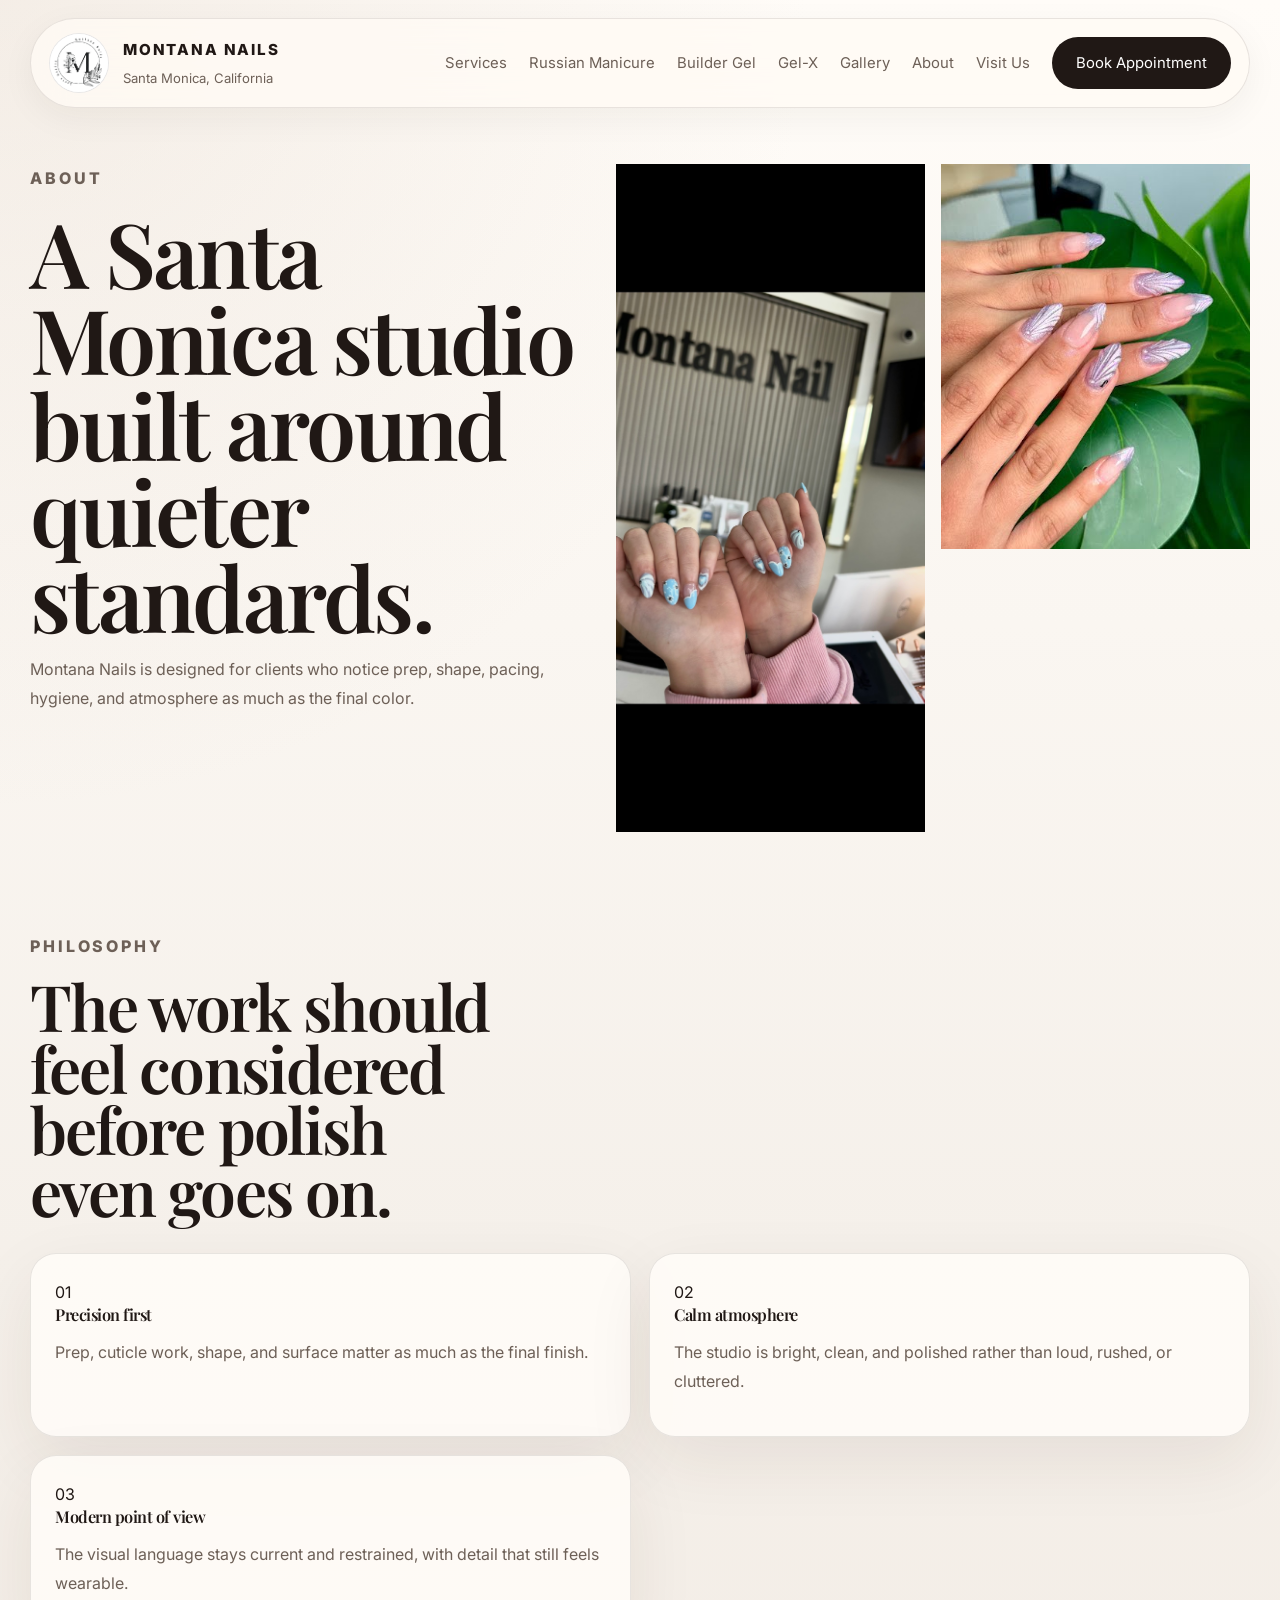
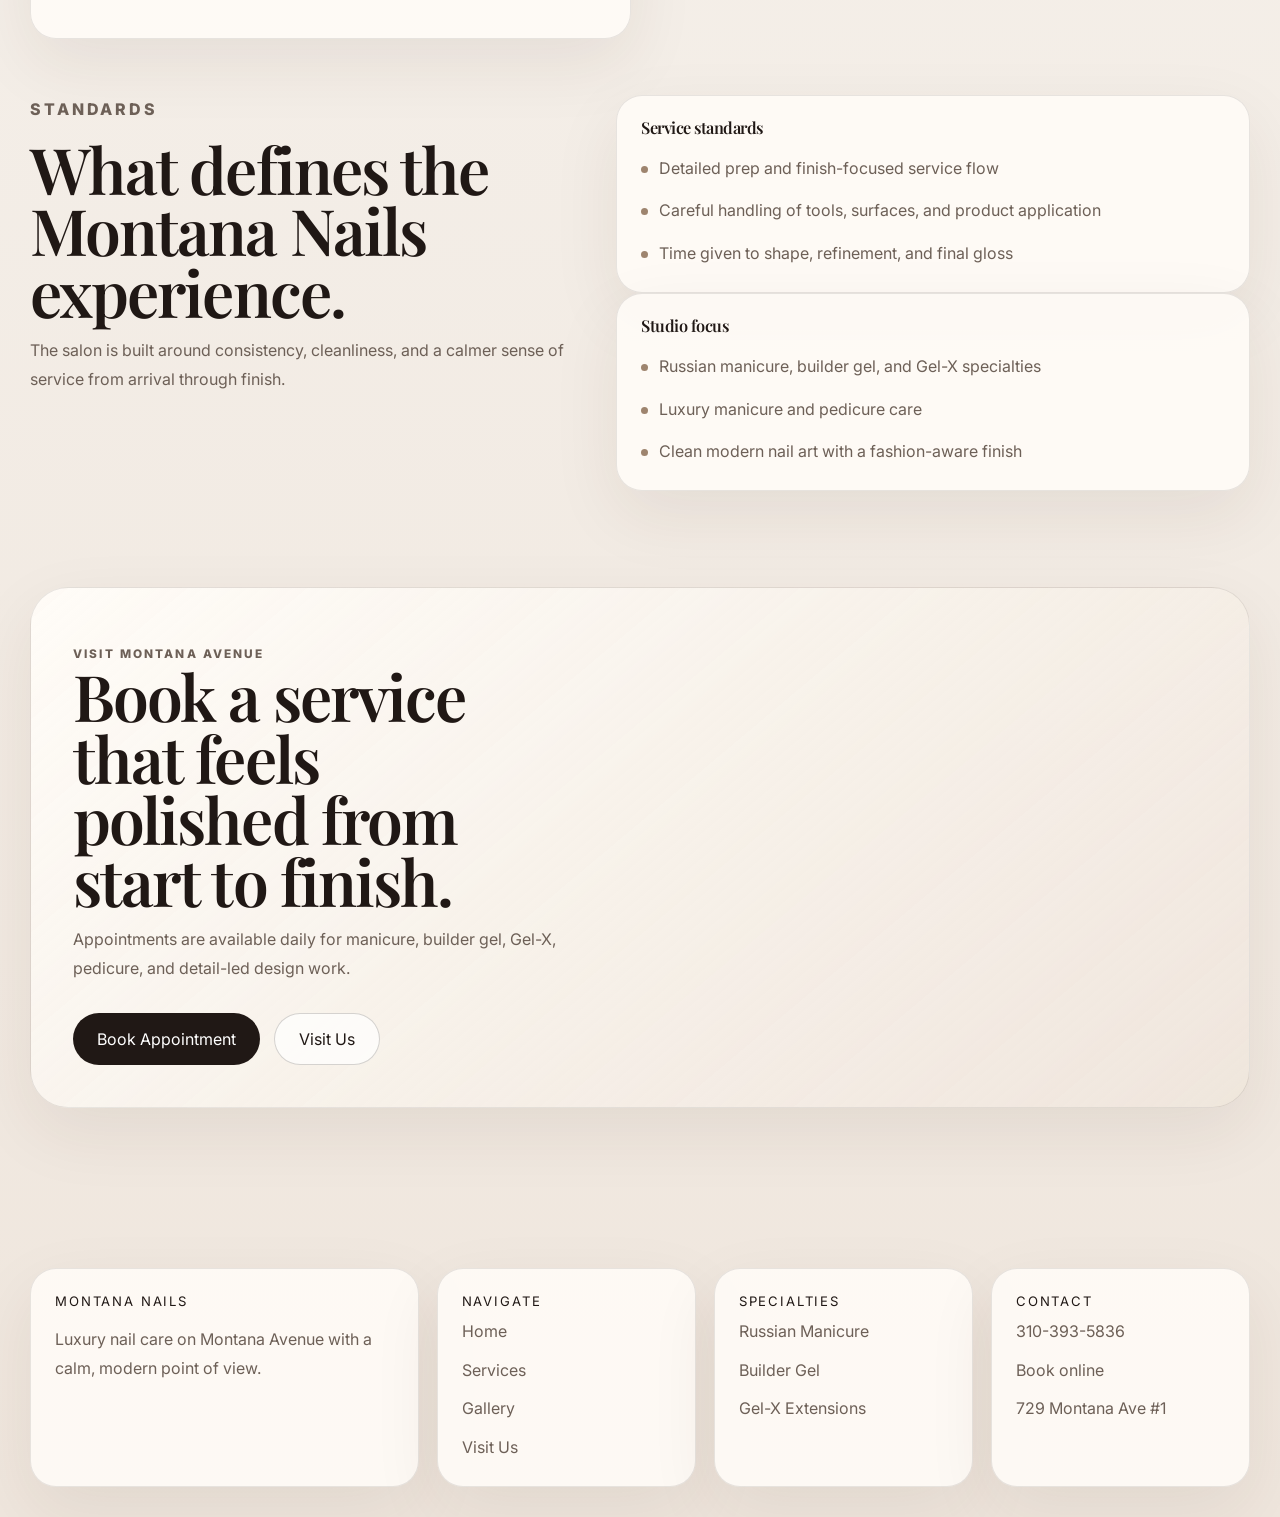
<file: about.html>
<!DOCTYPE html>
<html lang="en">
  <head>
    <meta charset="UTF-8" />
    <meta name="viewport" content="width=device-width, initial-scale=1.0" />
    <title>About | Montana Nails Santa Monica</title>
    <meta
      name="description"
      content="Learn about Montana Nails, a Santa Monica nail studio focused on precision work, elevated hygiene, calm atmosphere, and modern finish."
    />
    <link rel="canonical" href="https://montananailssantamonica.com/about.html" />
    <meta property="og:title" content="About | Montana Nails Santa Monica" />
    <meta
      property="og:description"
      content="A luxury nail studio on Montana Avenue with a calm atmosphere, modern point of view, and detail-led service standards."
    />
    <meta property="og:type" content="website" />
    <meta property="og:image" content="https://montananailssantamonica.com/images/hero/salon-blue-set.png" />
    <meta name="theme-color" content="#f7f3ed" />
    <script type="application/ld+json">
      {
        "@context": "https://schema.org",
        "@type": "NailSalon",
        "name": "Montana Nails",
        "url": "https://montananailssantamonica.com/about.html",
        "telephone": "+13103935836",
        "address": {
          "@type": "PostalAddress",
          "streetAddress": "729 Montana Ave #1",
          "addressLocality": "Santa Monica",
          "addressRegion": "CA",
          "postalCode": "90403",
          "addressCountry": "US"
        }
      }
    </script>
    <link rel="stylesheet" href="styles.css" />
  </head>
  <body>
    <header class="site-header">
      <a class="brand" href="index.html" aria-label="Montana Nails home">
        <span class="brand-mark"><img src="images/logo/logo.png" alt="Montana Nails logo" /></span>
        <span class="brand-copy"><strong>Montana Nails</strong><span>Santa Monica, California</span></span>
      </a>
      <button class="nav-toggle" type="button" aria-expanded="false" aria-label="Toggle navigation">
        <span></span>
        <span></span>
      </button>
      <nav class="site-nav">
        <a href="services.html">Services</a>
        <a href="russian-manicure.html">Russian Manicure</a>
        <a href="builder-gel.html">Builder Gel</a>
        <a href="gel-x.html">Gel-X</a>
        <a href="gallery.html">Gallery</a>
        <a href="about.html">About</a>
        <a href="contact.html">Visit Us</a>
        <a class="nav-cta" href="https://booking.gocheckin.net/v2/4154" target="_blank" rel="noreferrer">Book Appointment</a>
      </nav>
    </header>

    <main class="page-main">
      <section class="page-hero">
        <div class="page-intro">
          <p class="eyebrow">About</p>
          <h1>A Santa Monica studio built around quieter standards.</h1>
          <p>
            Montana Nails is designed for clients who notice prep, shape,
            pacing, hygiene, and atmosphere as much as the final color.
          </p>
        </div>
        <div class="page-image-grid">
          <article class="image-card">
            <img src="images/hero/salon-blue-set.png" alt="Montana Nails salon interior with blue manicure" />
          </article>
          <article class="image-card">
            <img src="images/gallery/soft-pink-leaf.jpg" alt="Soft pink almond nail set" />
          </article>
        </div>
      </section>

      <section class="section">
        <div class="section-heading">
          <p class="eyebrow">Philosophy</p>
          <h2>The work should feel considered before polish even goes on.</h2>
        </div>
        <div class="detail-grid">
          <article class="experience-card">
            <span class="icon-mark">01</span>
            <h3>Precision first</h3>
            <p>Prep, cuticle work, shape, and surface matter as much as the final finish.</p>
          </article>
          <article class="experience-card">
            <span class="icon-mark">02</span>
            <h3>Calm atmosphere</h3>
            <p>The studio is bright, clean, and polished rather than loud, rushed, or cluttered.</p>
          </article>
          <article class="experience-card">
            <span class="icon-mark">03</span>
            <h3>Modern point of view</h3>
            <p>The visual language stays current and restrained, with detail that still feels wearable.</p>
          </article>
        </div>
      </section>

      <section class="section service-layout">
        <div class="section-heading">
          <p class="eyebrow">Standards</p>
          <h2>What defines the Montana Nails experience.</h2>
          <p>
            The salon is built around consistency, cleanliness, and a calmer
            sense of service from arrival through finish.
          </p>
        </div>
        <div class="pricing-grid">
          <article class="contact-card">
            <h3>Service standards</h3>
            <ul class="policy-list">
              <li>Detailed prep and finish-focused service flow</li>
              <li>Careful handling of tools, surfaces, and product application</li>
              <li>Time given to shape, refinement, and final gloss</li>
            </ul>
          </article>
          <article class="contact-card">
            <h3>Studio focus</h3>
            <ul class="policy-list">
              <li>Russian manicure, builder gel, and Gel-X specialties</li>
              <li>Luxury manicure and pedicure care</li>
              <li>Clean modern nail art with a fashion-aware finish</li>
            </ul>
          </article>
        </div>
      </section>

      <section class="section">
        <div class="final-cta">
          <p class="eyebrow">Visit Montana Avenue</p>
          <h2>Book a service that feels polished from start to finish.</h2>
          <p>Appointments are available daily for manicure, builder gel, Gel-X, pedicure, and detail-led design work.</p>
          <div class="hero-actions">
            <a class="button button-primary" href="https://booking.gocheckin.net/v2/4154" target="_blank" rel="noreferrer">Book Appointment</a>
            <a class="button button-secondary" href="contact.html">Visit Us</a>
          </div>
        </div>
      </section>
    </main>

    <footer class="site-footer">
      <div class="site-footer-inner">
        <div class="footer-grid">
          <article class="footer-card">
            <div class="footer-title">Montana Nails</div>
            <p class="footer-meta">Luxury nail care on Montana Avenue with a calm, modern point of view.</p>
          </article>
          <article class="footer-card">
            <div class="footer-title">Navigate</div>
            <ul>
              <li><a href="index.html">Home</a></li>
              <li><a href="services.html">Services</a></li>
              <li><a href="gallery.html">Gallery</a></li>
              <li><a href="contact.html">Visit Us</a></li>
            </ul>
          </article>
          <article class="footer-card">
            <div class="footer-title">Specialties</div>
            <ul>
              <li><a href="russian-manicure.html">Russian Manicure</a></li>
              <li><a href="builder-gel.html">Builder Gel</a></li>
              <li><a href="gel-x.html">Gel-X Extensions</a></li>
            </ul>
          </article>
          <article class="footer-card">
            <div class="footer-title">Contact</div>
            <ul>
              <li><a href="tel:3103935836">310-393-5836</a></li>
              <li><a href="https://booking.gocheckin.net/v2/4154" target="_blank" rel="noreferrer">Book online</a></li>
              <li>729 Montana Ave #1</li>
            </ul>
          </article>
        </div>
      </div>
    </footer>
    <script src="script.js"></script>
  </body>
</html>
</file>
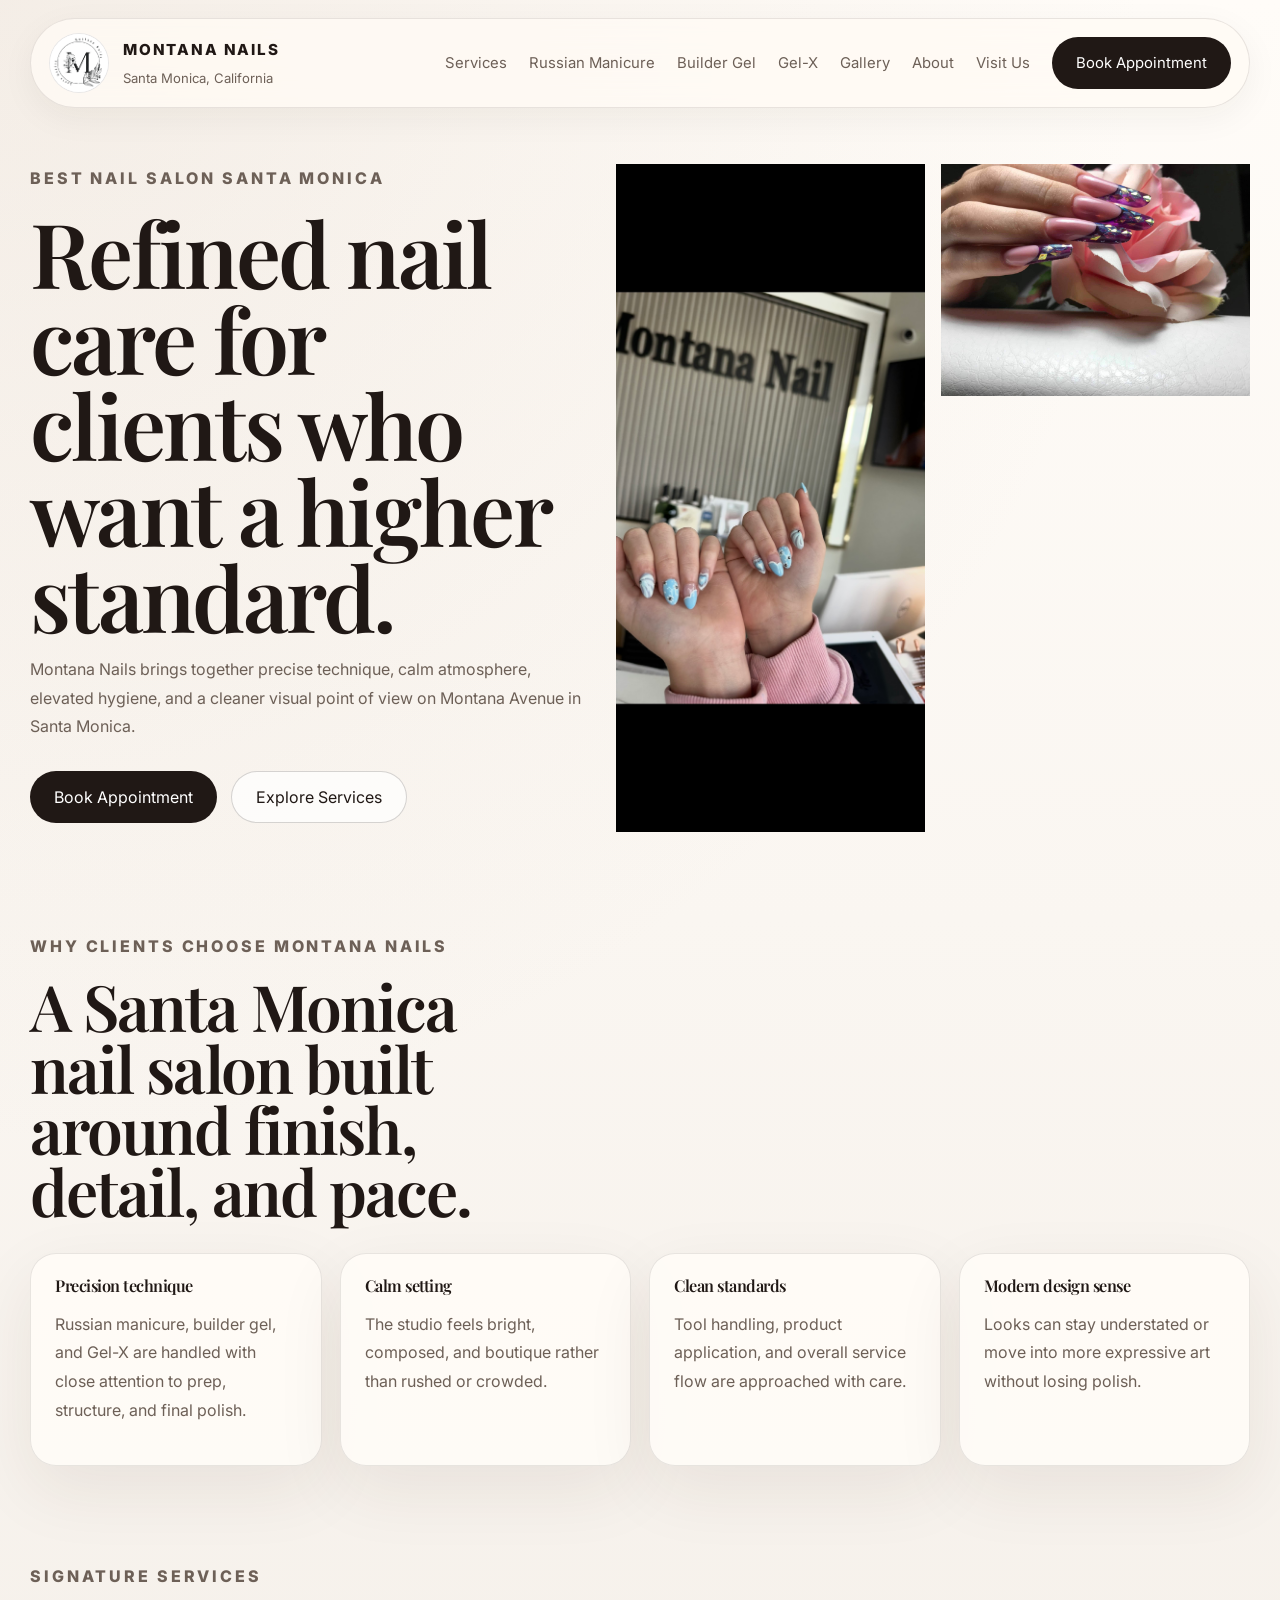
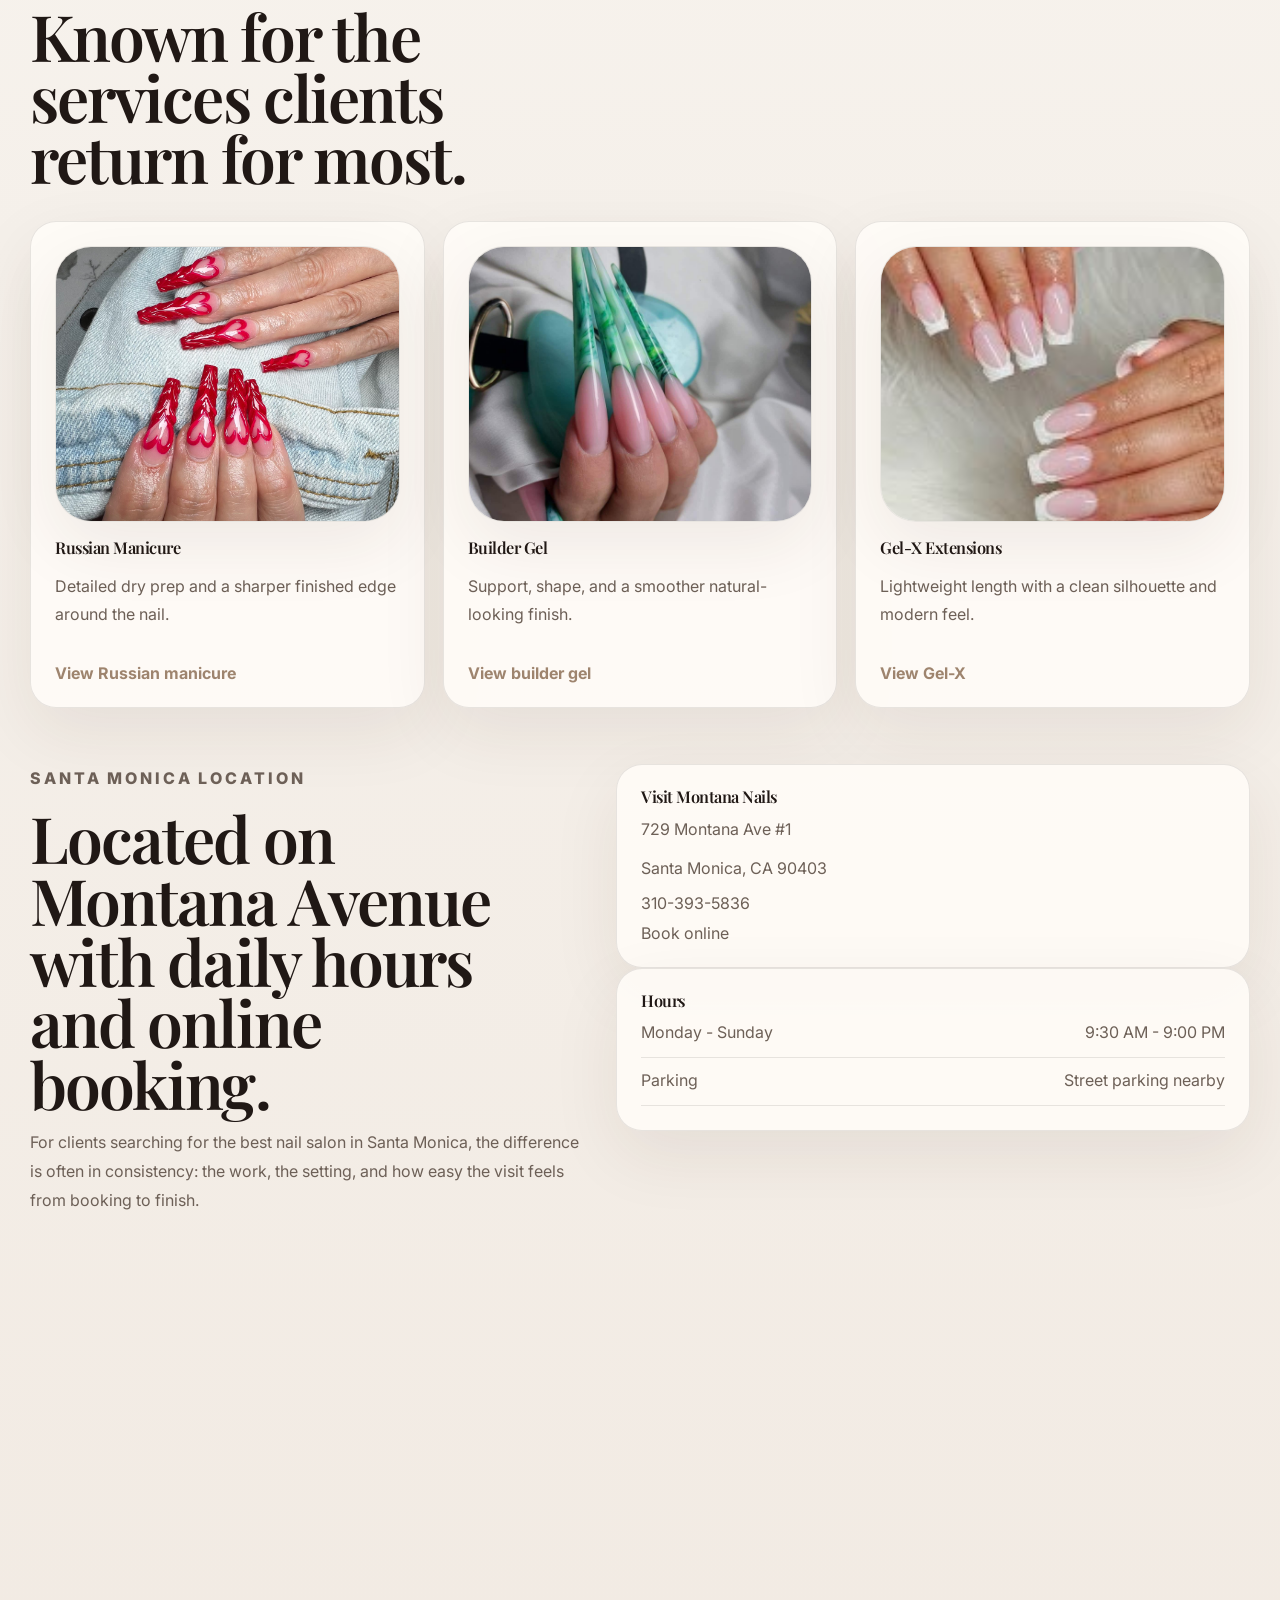
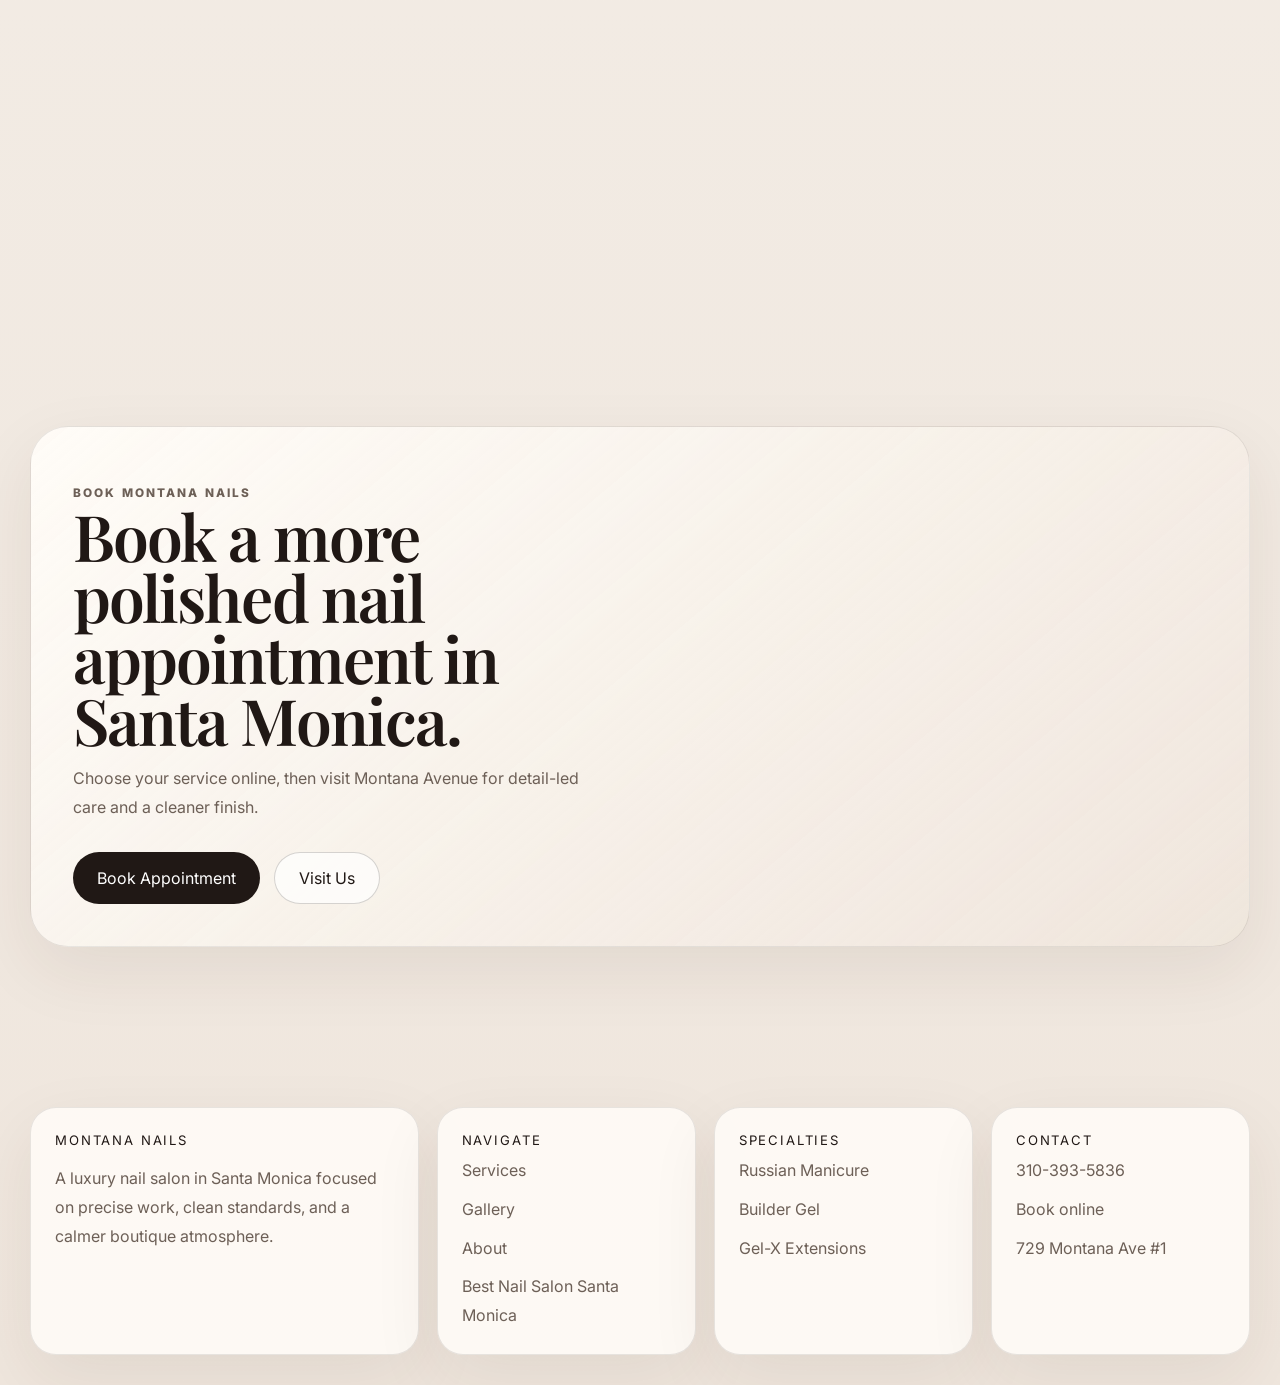
<file: best-nail-salon-santa-monica.html>
<!DOCTYPE html>
<html lang="en">
  <head>
    <meta charset="UTF-8" />
    <meta name="viewport" content="width=device-width, initial-scale=1.0" />
    <title>Best Nail Salon Santa Monica | Montana Nails</title>
    <meta
      name="description"
      content="Looking for the best nail salon in Santa Monica? Montana Nails on Montana Avenue offers Russian manicure, builder gel, Gel-X, luxury pedicures, and a calm boutique atmosphere."
    />
    <link rel="canonical" href="https://montananailssantamonica.com/best-nail-salon-santa-monica.html" />
    <meta property="og:title" content="Best Nail Salon Santa Monica | Montana Nails" />
    <meta
      property="og:description"
      content="Montana Nails is a Santa Monica nail salon known for precise work, clean standards, and a refined boutique setting."
    />
    <meta property="og:type" content="website" />
    <meta property="og:image" content="https://montananailssantamonica.com/images/hero/salon-blue-set.png" />
    <meta name="theme-color" content="#f7f3ed" />
    <script type="application/ld+json">
      {
        "@context": "https://schema.org",
        "@type": "NailSalon",
        "name": "Montana Nails",
        "url": "https://montananailssantamonica.com/best-nail-salon-santa-monica.html",
        "telephone": "+13103935836",
        "address": {
          "@type": "PostalAddress",
          "streetAddress": "729 Montana Ave #1",
          "addressLocality": "Santa Monica",
          "addressRegion": "CA",
          "postalCode": "90403",
          "addressCountry": "US"
        }
      }
    </script>
    <link rel="stylesheet" href="styles.css" />
  </head>
  <body>
    <header class="site-header">
      <a class="brand" href="index.html" aria-label="Montana Nails home">
        <span class="brand-mark"><img src="images/logo/logo.png" alt="Montana Nails logo" /></span>
        <span class="brand-copy"><strong>Montana Nails</strong><span>Santa Monica, California</span></span>
      </a>
      <button class="nav-toggle" type="button" aria-expanded="false" aria-label="Toggle navigation">
        <span></span>
        <span></span>
      </button>
      <nav class="site-nav">
        <a href="services.html">Services</a>
        <a href="russian-manicure.html">Russian Manicure</a>
        <a href="builder-gel.html">Builder Gel</a>
        <a href="gel-x.html">Gel-X</a>
        <a href="gallery.html">Gallery</a>
        <a href="about.html">About</a>
        <a href="contact.html">Visit Us</a>
        <a class="nav-cta" href="https://booking.gocheckin.net/v2/4154" target="_blank" rel="noreferrer">Book Appointment</a>
      </nav>
    </header>

    <main class="page-main">
      <section class="page-hero">
        <div class="page-intro">
          <p class="eyebrow">Best Nail Salon Santa Monica</p>
          <h1>Refined nail care for clients who want a higher standard.</h1>
          <p>
            Montana Nails brings together precise technique, calm atmosphere,
            elevated hygiene, and a cleaner visual point of view on Montana
            Avenue in Santa Monica.
          </p>
          <div class="hero-actions">
            <a class="button button-primary" href="https://booking.gocheckin.net/v2/4154" target="_blank" rel="noreferrer">Book Appointment</a>
            <a class="button button-secondary" href="services.html">Explore Services</a>
          </div>
        </div>
        <div class="page-image-grid">
          <article class="image-card">
            <img src="images/hero/salon-blue-set.png" alt="Montana Nails salon interior with blue manicure" />
          </article>
          <article class="image-card">
            <img src="images/gallery/att.f37w2mTauVUl41Z7PoGxmed49N0ksphbTKMtWo3TIdo.JPG" alt="Pink crystal manicure at Montana Nails" />
          </article>
        </div>
      </section>

      <section class="section">
        <div class="section-heading">
          <p class="eyebrow">Why Clients Choose Montana Nails</p>
          <h2>A Santa Monica nail salon built around finish, detail, and pace.</h2>
        </div>
        <div class="trust-grid">
          <article class="trust-card">
            <h3>Precision technique</h3>
            <p>Russian manicure, builder gel, and Gel-X are handled with close attention to prep, structure, and final polish.</p>
          </article>
          <article class="trust-card">
            <h3>Calm setting</h3>
            <p>The studio feels bright, composed, and boutique rather than rushed or crowded.</p>
          </article>
          <article class="trust-card">
            <h3>Clean standards</h3>
            <p>Tool handling, product application, and overall service flow are approached with care.</p>
          </article>
          <article class="trust-card">
            <h3>Modern design sense</h3>
            <p>Looks can stay understated or move into more expressive art without losing polish.</p>
          </article>
        </div>
      </section>

      <section class="section">
        <div class="section-heading">
          <p class="eyebrow">Signature Services</p>
          <h2>Known for the services clients return for most.</h2>
        </div>
        <div class="service-grid">
          <article class="service-card">
            <div class="service-image"><img src="images/gallery/red-heart-set.jpeg" alt="Russian manicure editorial red set" /></div>
            <div><h3>Russian Manicure</h3><p class="service-copy">Detailed dry prep and a sharper finished edge around the nail.</p></div>
            <a class="button-link" href="russian-manicure.html">View Russian manicure</a>
          </article>
          <article class="service-card">
            <div class="service-image"><img src="images/gallery/att.gc1R3t4NPXoWXRYWJJNKYOQTlqfw0riuPXjNBomCXZU.JPG" alt="Builder gel green manicure" /></div>
            <div><h3>Builder Gel</h3><p class="service-copy">Support, shape, and a smoother natural-looking finish.</p></div>
            <a class="button-link" href="builder-gel.html">View builder gel</a>
          </article>
          <article class="service-card">
            <div class="service-image"><img src="images/gallery/french-pink.jpg" alt="Pink Gel-X manicure" /></div>
            <div><h3>Gel-X Extensions</h3><p class="service-copy">Lightweight length with a clean silhouette and modern feel.</p></div>
            <a class="button-link" href="gel-x.html">View Gel-X</a>
          </article>
        </div>
      </section>

      <section class="section service-layout">
        <div class="section-heading">
          <p class="eyebrow">Santa Monica Location</p>
          <h2>Located on Montana Avenue with daily hours and online booking.</h2>
          <p>
            For clients searching for the best nail salon in Santa Monica, the
            difference is often in consistency: the work, the setting, and how
            easy the visit feels from booking to finish.
          </p>
        </div>
        <div class="pricing-grid">
          <article class="contact-card">
            <h3>Visit Montana Nails</h3>
            <div class="contact-list">
              <span>729 Montana Ave #1</span>
              <span>Santa Monica, CA 90403</span>
              <a href="tel:3103935836">310-393-5836</a>
              <a href="https://booking.gocheckin.net/v2/4154" target="_blank" rel="noreferrer">Book online</a>
            </div>
          </article>
          <article class="contact-card">
            <h3>Hours</h3>
            <div class="hours-list">
              <div class="hours-row"><span>Monday - Sunday</span><span>9:30 AM - 9:00 PM</span></div>
              <div class="hours-row"><span>Parking</span><span>Street parking nearby</span></div>
            </div>
          </article>
        </div>
      </section>

      <section class="section">
        <div class="section-heading">
          <p class="eyebrow">FAQ</p>
          <h2>Questions clients ask before booking</h2>
        </div>
        <div class="faq-grid">
          <article class="faq-card"><h3>What makes Montana Nails different?</h3><p>The studio focuses on prep, structure, finish, and a quieter boutique atmosphere rather than rushed volume.</p></article>
          <article class="faq-card"><h3>What services is Montana Nails known for?</h3><p>Russian manicure, builder gel, Gel-X extensions, luxury pedicures, and clean modern nail design.</p></article>
          <article class="faq-card"><h3>Where is Montana Nails located?</h3><p>Montana Nails is located at 729 Montana Ave #1 in Santa Monica, California.</p></article>
          <article class="faq-card"><h3>Can I book online?</h3><p>Yes. Appointments can be booked online through the salon booking page.</p></article>
        </div>
      </section>

      <section class="section">
        <div class="final-cta">
          <p class="eyebrow">Book Montana Nails</p>
          <h2>Book a more polished nail appointment in Santa Monica.</h2>
          <p>Choose your service online, then visit Montana Avenue for detail-led care and a cleaner finish.</p>
          <div class="hero-actions">
            <a class="button button-primary" href="https://booking.gocheckin.net/v2/4154" target="_blank" rel="noreferrer">Book Appointment</a>
            <a class="button button-secondary" href="contact.html">Visit Us</a>
          </div>
        </div>
      </section>
    </main>

    <footer class="site-footer">
      <div class="site-footer-inner">
        <div class="footer-grid">
          <article class="footer-card">
            <div class="footer-title">Montana Nails</div>
            <p class="footer-meta">A luxury nail salon in Santa Monica focused on precise work, clean standards, and a calmer boutique atmosphere.</p>
          </article>
          <article class="footer-card">
            <div class="footer-title">Navigate</div>
            <ul>
              <li><a href="services.html">Services</a></li>
              <li><a href="gallery.html">Gallery</a></li>
              <li><a href="about.html">About</a></li>
              <li><a href="best-nail-salon-santa-monica.html">Best Nail Salon Santa Monica</a></li>
            </ul>
          </article>
          <article class="footer-card">
            <div class="footer-title">Specialties</div>
            <ul>
              <li><a href="russian-manicure.html">Russian Manicure</a></li>
              <li><a href="builder-gel.html">Builder Gel</a></li>
              <li><a href="gel-x.html">Gel-X Extensions</a></li>
            </ul>
          </article>
          <article class="footer-card">
            <div class="footer-title">Contact</div>
            <ul>
              <li><a href="tel:3103935836">310-393-5836</a></li>
              <li><a href="https://booking.gocheckin.net/v2/4154" target="_blank" rel="noreferrer">Book online</a></li>
              <li>729 Montana Ave #1</li>
            </ul>
          </article>
        </div>
      </div>
    </footer>
    <script src="script.js"></script>
  </body>
</html>
</file>
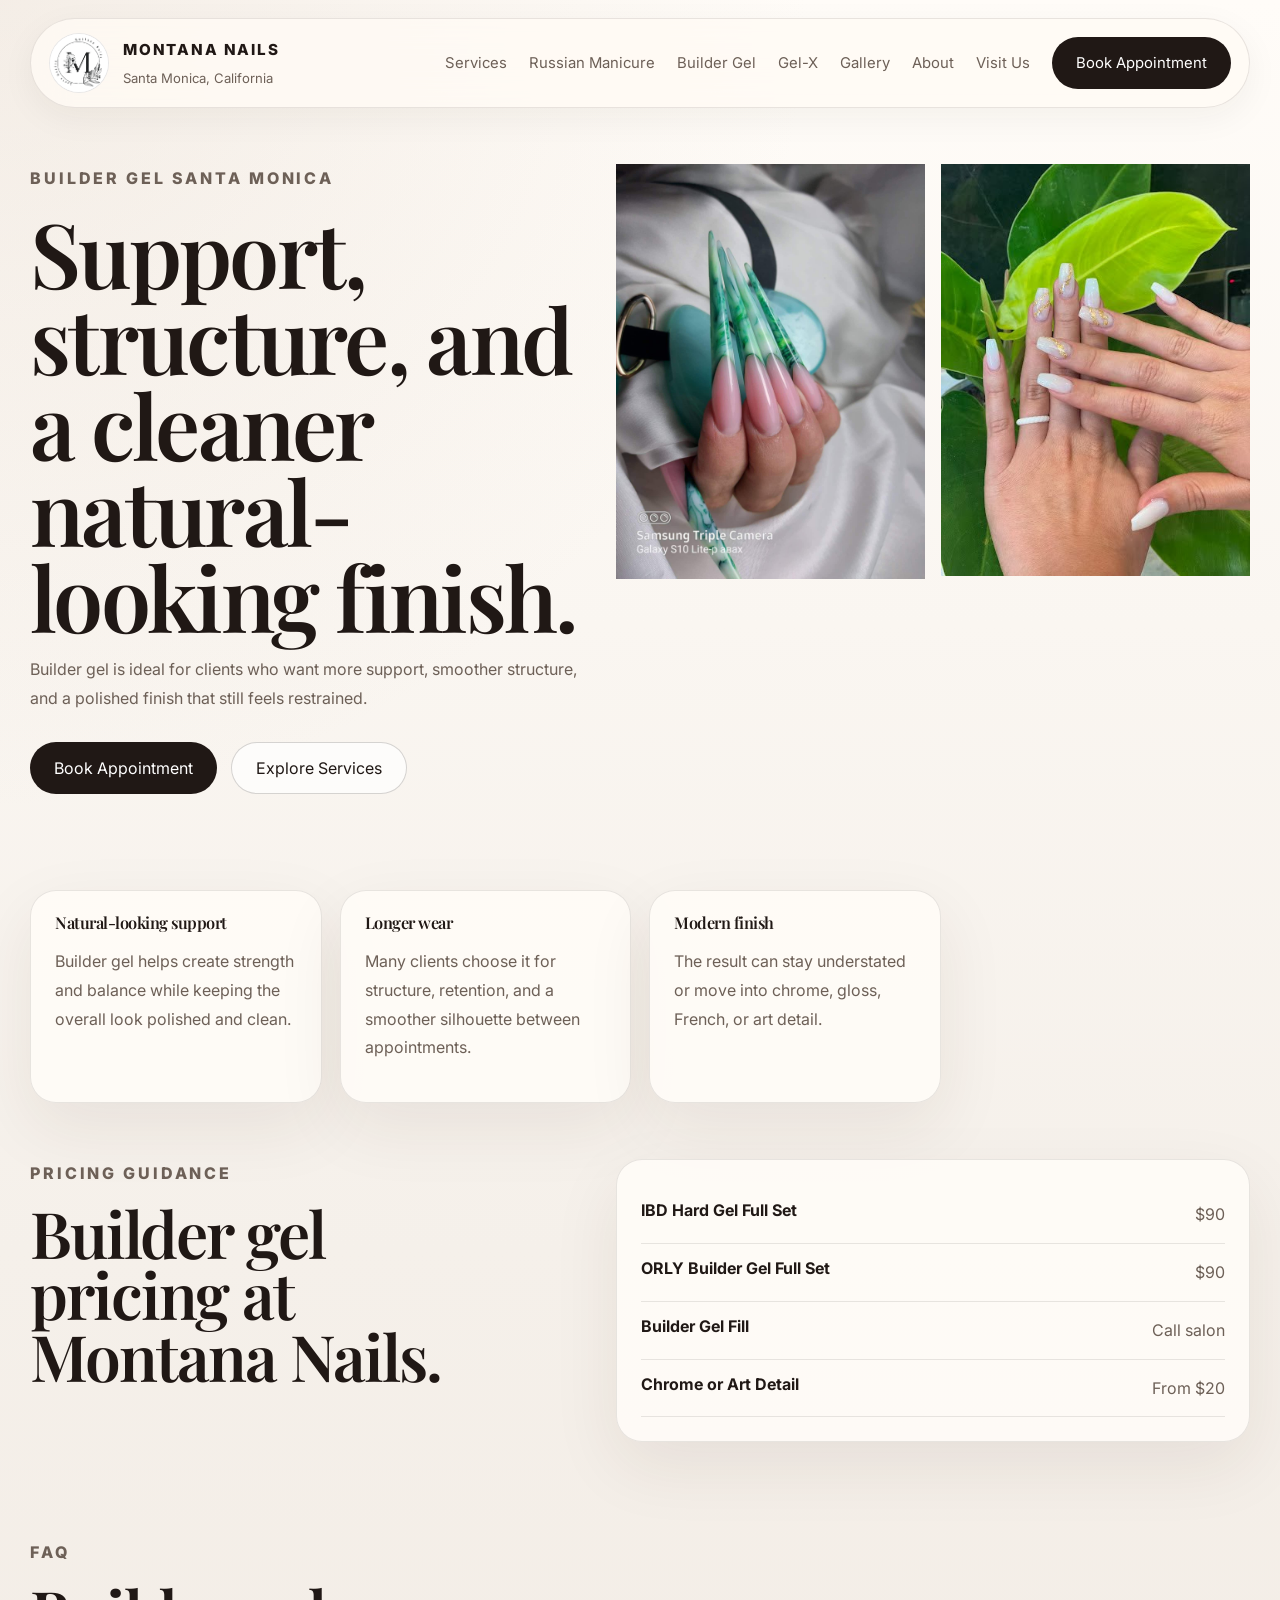
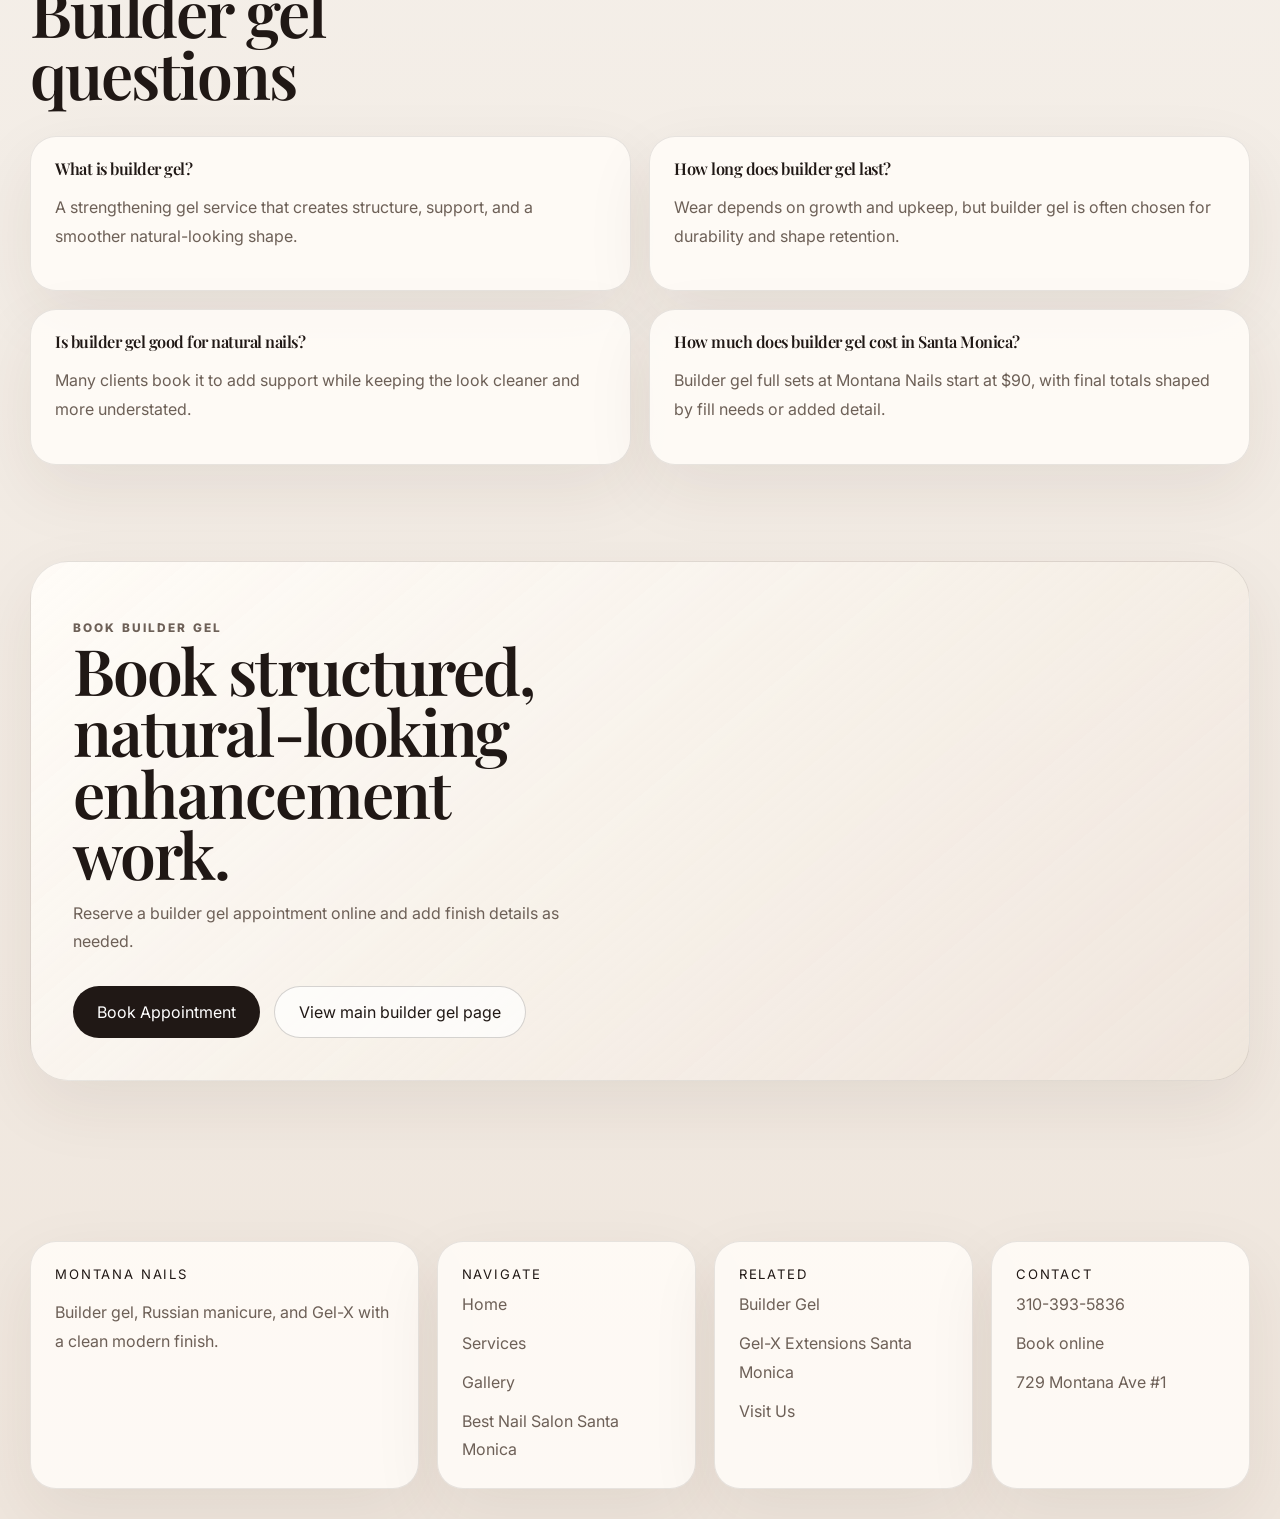
<file: builder-gel-santa-monica.html>
<!DOCTYPE html>
<html lang="en">
  <head>
    <meta charset="UTF-8" />
    <meta name="viewport" content="width=device-width, initial-scale=1.0" />
    <title>Builder Gel Santa Monica | Montana Nails</title>
    <meta
      name="description"
      content="Builder gel in Santa Monica at Montana Nails, with clean structure, natural-looking support, and a refined boutique finish."
    />
    <link rel="canonical" href="https://montananailssantamonica.com/builder-gel-santa-monica.html" />
    <meta property="og:title" content="Builder Gel Santa Monica | Montana Nails" />
    <meta
      property="og:description"
      content="Structured, natural-looking builder gel with careful prep and polished finishing on Montana Avenue in Santa Monica."
    />
    <meta property="og:type" content="website" />
    <meta property="og:image" content="https://montananailssantamonica.com/images/gallery/att.gc1R3t4NPXoWXRYWJJNKYOQTlqfw0riuPXjNBomCXZU.JPG" />
    <meta name="theme-color" content="#f7f3ed" />
    <script type="application/ld+json">
      {
        "@context": "https://schema.org",
        "@type": "NailSalon",
        "name": "Montana Nails",
        "url": "https://montananailssantamonica.com/builder-gel-santa-monica.html",
        "telephone": "+13103935836",
        "address": {
          "@type": "PostalAddress",
          "streetAddress": "729 Montana Ave #1",
          "addressLocality": "Santa Monica",
          "addressRegion": "CA",
          "postalCode": "90403",
          "addressCountry": "US"
        }
      }
    </script>
    <link rel="stylesheet" href="styles.css" />
  </head>
  <body>
    <header class="site-header">
      <a class="brand" href="index.html" aria-label="Montana Nails home">
        <span class="brand-mark"><img src="images/logo/logo.png" alt="Montana Nails logo" /></span>
        <span class="brand-copy"><strong>Montana Nails</strong><span>Santa Monica, California</span></span>
      </a>
      <button class="nav-toggle" type="button" aria-expanded="false" aria-label="Toggle navigation">
        <span></span>
        <span></span>
      </button>
      <nav class="site-nav">
        <a href="services.html">Services</a>
        <a href="russian-manicure.html">Russian Manicure</a>
        <a href="builder-gel.html">Builder Gel</a>
        <a href="gel-x.html">Gel-X</a>
        <a href="gallery.html">Gallery</a>
        <a href="about.html">About</a>
        <a href="contact.html">Visit Us</a>
        <a class="nav-cta" href="https://booking.gocheckin.net/v2/4154" target="_blank" rel="noreferrer">Book Appointment</a>
      </nav>
    </header>

    <main class="page-main">
      <section class="page-hero">
        <div class="page-intro">
          <p class="eyebrow">Builder Gel Santa Monica</p>
          <h1>Support, structure, and a cleaner natural-looking finish.</h1>
          <p>
            Builder gel is ideal for clients who want more support, smoother
            structure, and a polished finish that still feels restrained.
          </p>
          <div class="hero-actions">
            <a class="button button-primary" href="https://booking.gocheckin.net/v2/4154" target="_blank" rel="noreferrer">Book Appointment</a>
            <a class="button button-secondary" href="services.html">Explore Services</a>
          </div>
        </div>
        <div class="page-image-grid">
          <article class="image-card">
            <img src="images/gallery/att.gc1R3t4NPXoWXRYWJJNKYOQTlqfw0riuPXjNBomCXZU.JPG" alt="Builder gel green marble manicure" />
          </article>
          <article class="image-card">
            <img src="images/gallery/white-gold-leaf.jpg" alt="White and gold builder gel manicure" />
          </article>
        </div>
      </section>

      <section class="section">
        <div class="trust-grid">
          <article class="trust-card">
            <h3>Natural-looking support</h3>
            <p>Builder gel helps create strength and balance while keeping the overall look polished and clean.</p>
          </article>
          <article class="trust-card">
            <h3>Longer wear</h3>
            <p>Many clients choose it for structure, retention, and a smoother silhouette between appointments.</p>
          </article>
          <article class="trust-card">
            <h3>Modern finish</h3>
            <p>The result can stay understated or move into chrome, gloss, French, or art detail.</p>
          </article>
        </div>
      </section>

      <section class="section service-layout">
        <div class="section-heading">
          <p class="eyebrow">Pricing Guidance</p>
          <h2>Builder gel pricing at Montana Nails.</h2>
        </div>
        <article class="menu-card">
          <div class="menu-list">
            <div class="menu-item"><strong>IBD Hard Gel Full Set</strong><span>$90</span></div>
            <div class="menu-item"><strong>ORLY Builder Gel Full Set</strong><span>$90</span></div>
            <div class="menu-item"><strong>Builder Gel Fill</strong><span>Call salon</span></div>
            <div class="menu-item"><strong>Chrome or Art Detail</strong><span>From $20</span></div>
          </div>
        </article>
      </section>

      <section class="section">
        <div class="section-heading">
          <p class="eyebrow">FAQ</p>
          <h2>Builder gel questions</h2>
        </div>
        <div class="faq-grid">
          <article class="faq-card"><h3>What is builder gel?</h3><p>A strengthening gel service that creates structure, support, and a smoother natural-looking shape.</p></article>
          <article class="faq-card"><h3>How long does builder gel last?</h3><p>Wear depends on growth and upkeep, but builder gel is often chosen for durability and shape retention.</p></article>
          <article class="faq-card"><h3>Is builder gel good for natural nails?</h3><p>Many clients book it to add support while keeping the look cleaner and more understated.</p></article>
          <article class="faq-card"><h3>How much does builder gel cost in Santa Monica?</h3><p>Builder gel full sets at Montana Nails start at $90, with final totals shaped by fill needs or added detail.</p></article>
        </div>
      </section>

      <section class="section">
        <div class="final-cta">
          <p class="eyebrow">Book Builder Gel</p>
          <h2>Book structured, natural-looking enhancement work.</h2>
          <p>Reserve a builder gel appointment online and add finish details as needed.</p>
          <div class="hero-actions">
            <a class="button button-primary" href="https://booking.gocheckin.net/v2/4154" target="_blank" rel="noreferrer">Book Appointment</a>
            <a class="button button-secondary" href="builder-gel.html">View main builder gel page</a>
          </div>
        </div>
      </section>
    </main>

    <footer class="site-footer">
      <div class="site-footer-inner">
        <div class="footer-grid">
          <article class="footer-card">
            <div class="footer-title">Montana Nails</div>
            <p class="footer-meta">Builder gel, Russian manicure, and Gel-X with a clean modern finish.</p>
          </article>
          <article class="footer-card">
            <div class="footer-title">Navigate</div>
            <ul>
              <li><a href="index.html">Home</a></li>
              <li><a href="services.html">Services</a></li>
              <li><a href="gallery.html">Gallery</a></li>
              <li><a href="best-nail-salon-santa-monica.html">Best Nail Salon Santa Monica</a></li>
            </ul>
          </article>
          <article class="footer-card">
            <div class="footer-title">Related</div>
            <ul>
              <li><a href="builder-gel.html">Builder Gel</a></li>
              <li><a href="gel-x-extensions-santa-monica.html">Gel-X Extensions Santa Monica</a></li>
              <li><a href="contact.html">Visit Us</a></li>
            </ul>
          </article>
          <article class="footer-card">
            <div class="footer-title">Contact</div>
            <ul>
              <li><a href="tel:3103935836">310-393-5836</a></li>
              <li><a href="https://booking.gocheckin.net/v2/4154" target="_blank" rel="noreferrer">Book online</a></li>
              <li>729 Montana Ave #1</li>
            </ul>
          </article>
        </div>
      </div>
    </footer>
    <script src="script.js"></script>
  </body>
</html>
</file>
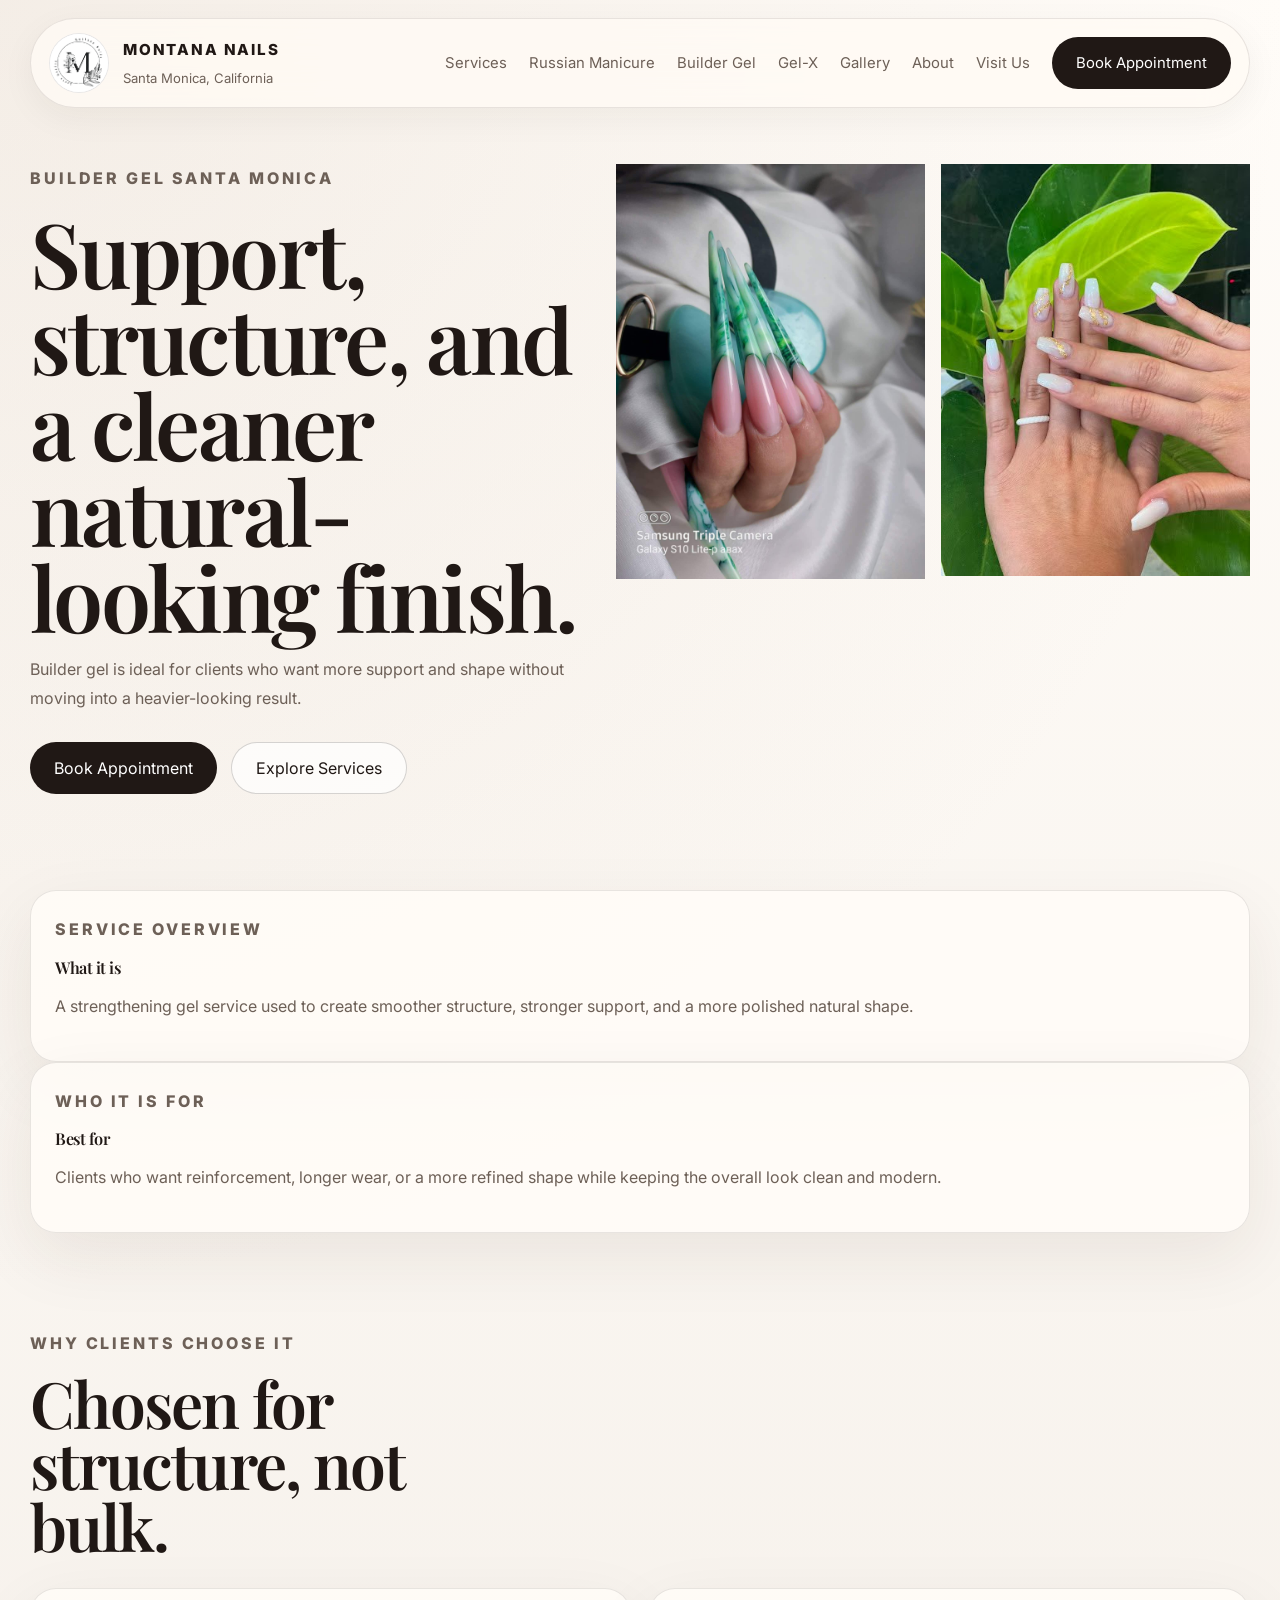
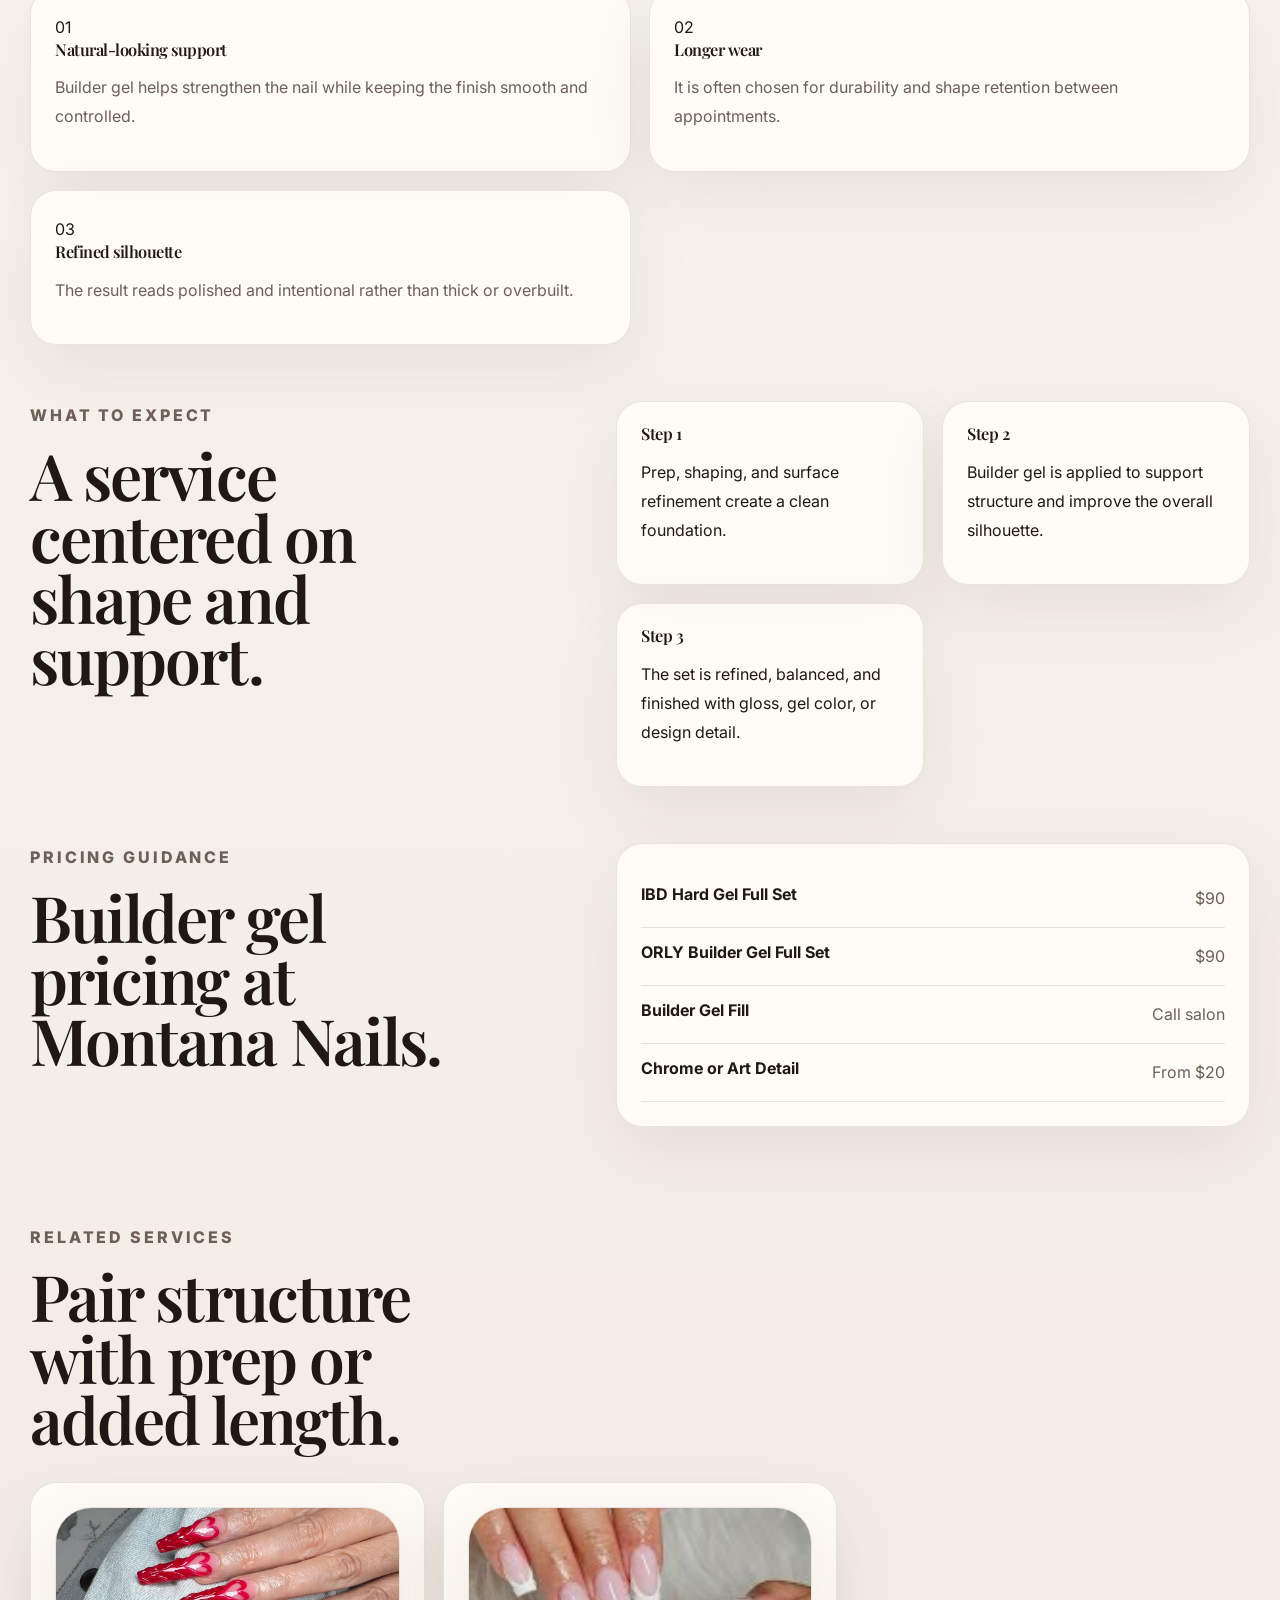
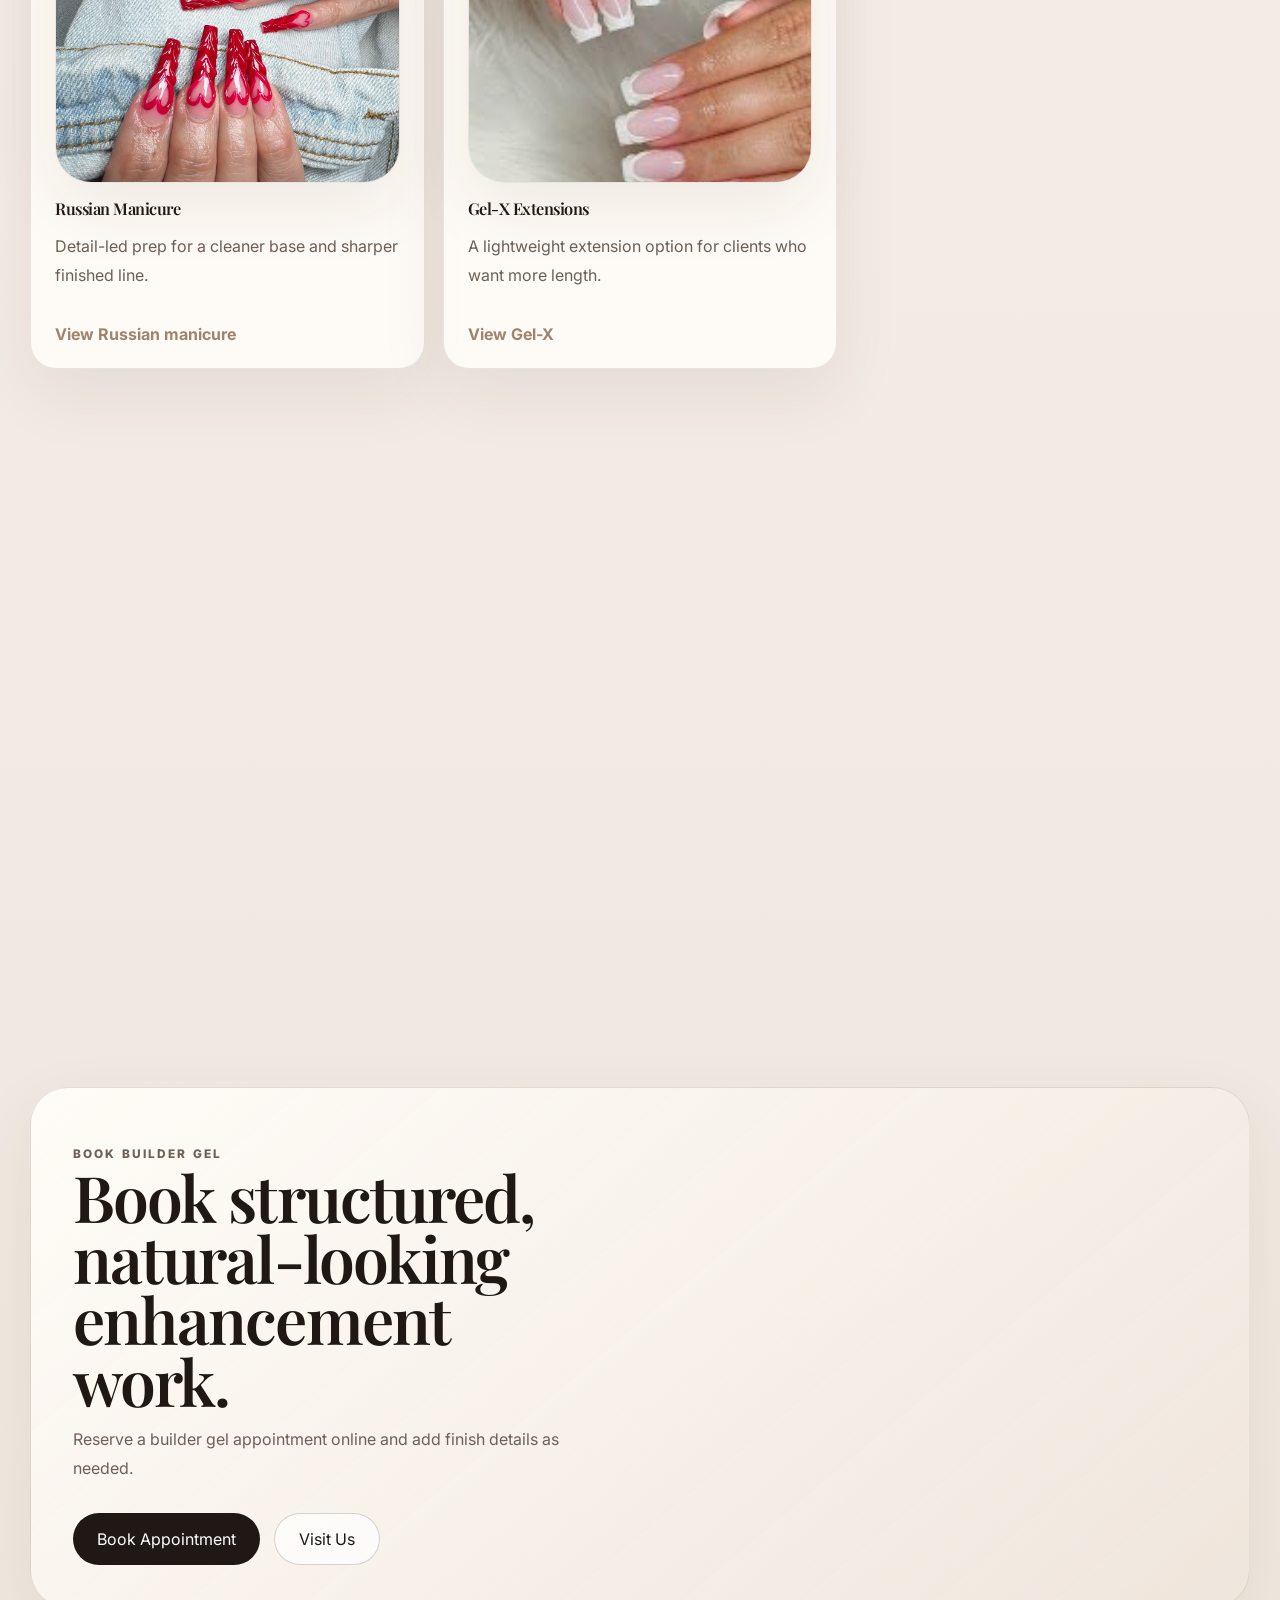
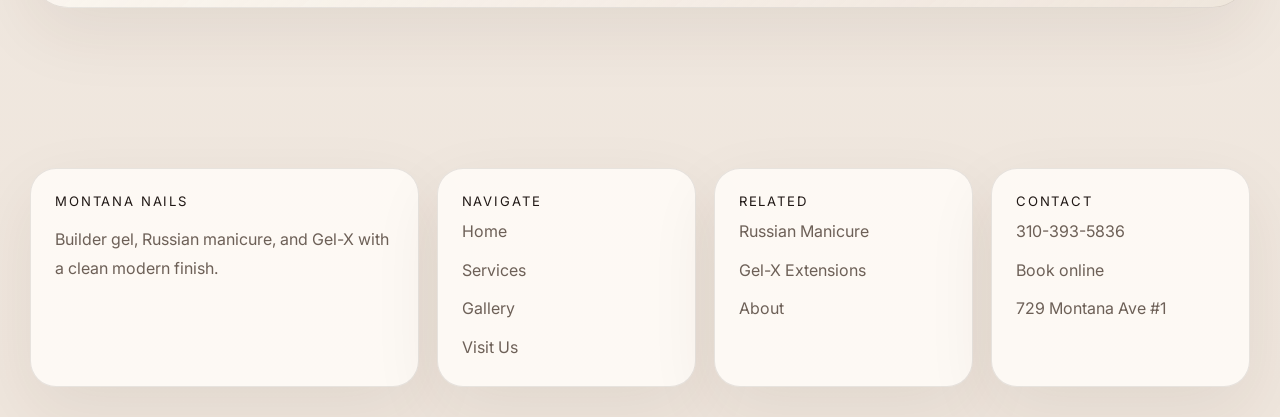
<file: builder-gel.html>
<!DOCTYPE html>
<html lang="en">
  <head>
    <meta charset="UTF-8" />
    <meta name="viewport" content="width=device-width, initial-scale=1.0" />
    <title>Builder Gel Santa Monica | Montana Nails</title>
    <meta
      name="description"
      content="Builder gel in Santa Monica at Montana Nails, with clean structure, strong natural-looking support, and a refined finish."
    />
    <link rel="canonical" href="https://montananailssantamonica.com/builder-gel.html" />
    <meta property="og:title" content="Builder Gel Santa Monica | Montana Nails" />
    <meta
      property="og:description"
      content="Structured, natural-looking builder gel with careful prep and a refined finish on Montana Avenue."
    />
    <meta property="og:type" content="website" />
    <meta property="og:image" content="https://montananailssantamonica.com/images/gallery/att.gc1R3t4NPXoWXRYWJJNKYOQTlqfw0riuPXjNBomCXZU.JPG" />
    <meta name="theme-color" content="#f7f3ed" />
    <script type="application/ld+json">
      {
        "@context": "https://schema.org",
        "@type": "NailSalon",
        "name": "Montana Nails",
        "url": "https://montananailssantamonica.com/builder-gel.html",
        "telephone": "+13103935836",
        "address": {
          "@type": "PostalAddress",
          "streetAddress": "729 Montana Ave #1",
          "addressLocality": "Santa Monica",
          "addressRegion": "CA",
          "postalCode": "90403",
          "addressCountry": "US"
        }
      }
    </script>
    <link rel="stylesheet" href="styles.css" />
  </head>
  <body>
    <header class="site-header">
      <a class="brand" href="index.html" aria-label="Montana Nails home">
        <span class="brand-mark"><img src="images/logo/logo.png" alt="Montana Nails logo" /></span>
        <span class="brand-copy"><strong>Montana Nails</strong><span>Santa Monica, California</span></span>
      </a>
      <button class="nav-toggle" type="button" aria-expanded="false" aria-label="Toggle navigation">
        <span></span>
        <span></span>
      </button>
      <nav class="site-nav">
        <a href="services.html">Services</a>
        <a href="russian-manicure.html">Russian Manicure</a>
        <a href="builder-gel.html">Builder Gel</a>
        <a href="gel-x.html">Gel-X</a>
        <a href="gallery.html">Gallery</a>
        <a href="about.html">About</a>
        <a href="contact.html">Visit Us</a>
        <a class="nav-cta" href="https://booking.gocheckin.net/v2/4154" target="_blank" rel="noreferrer">Book Appointment</a>
      </nav>
    </header>

    <main class="page-main">
      <section class="page-hero">
        <div class="page-intro">
          <p class="eyebrow">Builder Gel Santa Monica</p>
          <h1>Support, structure, and a cleaner natural-looking finish.</h1>
          <p>
            Builder gel is ideal for clients who want more support and shape
            without moving into a heavier-looking result.
          </p>
          <div class="hero-actions">
            <a class="button button-primary" href="https://booking.gocheckin.net/v2/4154" target="_blank" rel="noreferrer">Book Appointment</a>
            <a class="button button-secondary" href="services.html">Explore Services</a>
          </div>
        </div>
        <div class="page-image-grid">
          <article class="image-card">
            <img src="images/gallery/att.gc1R3t4NPXoWXRYWJJNKYOQTlqfw0riuPXjNBomCXZU.JPG" alt="Builder gel green marble manicure" />
          </article>
          <article class="image-card">
            <img src="images/gallery/white-gold-leaf.jpg" alt="White and gold leaf builder gel style manicure" />
          </article>
        </div>
      </section>

      <section class="section">
        <div class="pricing-grid">
          <article class="contact-card">
            <p class="eyebrow">Service Overview</p>
            <h3>What it is</h3>
            <p>
              A strengthening gel service used to create smoother structure,
              stronger support, and a more polished natural shape.
            </p>
          </article>
          <article class="contact-card">
            <p class="eyebrow">Who it is for</p>
            <h3>Best for</h3>
            <p>
              Clients who want reinforcement, longer wear, or a more refined
              shape while keeping the overall look clean and modern.
            </p>
          </article>
        </div>
      </section>

      <section class="section">
        <div class="section-heading">
          <p class="eyebrow">Why Clients Choose It</p>
          <h2>Chosen for structure, not bulk.</h2>
        </div>
        <div class="detail-grid">
          <article class="experience-card">
            <span class="icon-mark">01</span>
            <h3>Natural-looking support</h3>
            <p>Builder gel helps strengthen the nail while keeping the finish smooth and controlled.</p>
          </article>
          <article class="experience-card">
            <span class="icon-mark">02</span>
            <h3>Longer wear</h3>
            <p>It is often chosen for durability and shape retention between appointments.</p>
          </article>
          <article class="experience-card">
            <span class="icon-mark">03</span>
            <h3>Refined silhouette</h3>
            <p>The result reads polished and intentional rather than thick or overbuilt.</p>
          </article>
        </div>
      </section>

      <section class="section service-layout">
        <div class="section-heading">
          <p class="eyebrow">What To Expect</p>
          <h2>A service centered on shape and support.</h2>
        </div>
        <div class="detail-grid">
          <article class="menu-card">
            <h3>Step 1</h3>
            <p>Prep, shaping, and surface refinement create a clean foundation.</p>
          </article>
          <article class="menu-card">
            <h3>Step 2</h3>
            <p>Builder gel is applied to support structure and improve the overall silhouette.</p>
          </article>
          <article class="menu-card">
            <h3>Step 3</h3>
            <p>The set is refined, balanced, and finished with gloss, gel color, or design detail.</p>
          </article>
        </div>
      </section>

      <section class="section service-layout">
        <div class="section-heading">
          <p class="eyebrow">Pricing Guidance</p>
          <h2>Builder gel pricing at Montana Nails.</h2>
        </div>
        <article class="menu-card">
          <div class="menu-list">
            <div class="menu-item"><strong>IBD Hard Gel Full Set</strong><span>$90</span></div>
            <div class="menu-item"><strong>ORLY Builder Gel Full Set</strong><span>$90</span></div>
            <div class="menu-item"><strong>Builder Gel Fill</strong><span>Call salon</span></div>
            <div class="menu-item"><strong>Chrome or Art Detail</strong><span>From $20</span></div>
          </div>
        </article>
      </section>

      <section class="section">
        <div class="section-heading">
          <p class="eyebrow">Related Services</p>
          <h2>Pair structure with prep or added length.</h2>
        </div>
        <div class="service-grid">
          <article class="service-card">
            <div class="service-image"><img src="images/gallery/red-heart-set.jpeg" alt="Russian manicure red nail design" /></div>
            <div><h3>Russian Manicure</h3><p class="service-copy">Detail-led prep for a cleaner base and sharper finished line.</p></div>
            <a class="button-link" href="russian-manicure.html">View Russian manicure</a>
          </article>
          <article class="service-card">
            <div class="service-image"><img src="images/gallery/french-pink.jpg" alt="Pink Gel-X extension set" /></div>
            <div><h3>Gel-X Extensions</h3><p class="service-copy">A lightweight extension option for clients who want more length.</p></div>
            <a class="button-link" href="gel-x.html">View Gel-X</a>
          </article>
        </div>
      </section>

      <section class="section">
        <div class="section-heading">
          <p class="eyebrow">FAQ</p>
          <h2>Builder gel questions</h2>
        </div>
        <div class="faq-grid">
          <article class="faq-card"><h3>What is builder gel?</h3><p>A strengthening gel service that creates structure, support, and a smoother natural-looking shape.</p></article>
          <article class="faq-card"><h3>How long does builder gel last?</h3><p>Wear depends on growth and upkeep, but clients often choose it for durability and shape retention.</p></article>
          <article class="faq-card"><h3>Is builder gel good for natural nails?</h3><p>Many clients book it to add support while keeping the overall look cleaner and more understated.</p></article>
          <article class="faq-card"><h3>How much does builder gel cost in Santa Monica?</h3><p>Builder gel full sets at Montana Nails start at $90, with final totals shaped by fill needs or added detail.</p></article>
        </div>
      </section>

      <section class="section">
        <div class="final-cta">
          <p class="eyebrow">Book Builder Gel</p>
          <h2>Book structured, natural-looking enhancement work.</h2>
          <p>Reserve a builder gel appointment online and add finish details as needed.</p>
          <div class="hero-actions">
            <a class="button button-primary" href="https://booking.gocheckin.net/v2/4154" target="_blank" rel="noreferrer">Book Appointment</a>
            <a class="button button-secondary" href="contact.html">Visit Us</a>
          </div>
        </div>
      </section>
    </main>

    <footer class="site-footer">
      <div class="site-footer-inner">
        <div class="footer-grid">
          <article class="footer-card">
            <div class="footer-title">Montana Nails</div>
            <p class="footer-meta">Builder gel, Russian manicure, and Gel-X with a clean modern finish.</p>
          </article>
          <article class="footer-card">
            <div class="footer-title">Navigate</div>
            <ul>
              <li><a href="index.html">Home</a></li>
              <li><a href="services.html">Services</a></li>
              <li><a href="gallery.html">Gallery</a></li>
              <li><a href="contact.html">Visit Us</a></li>
            </ul>
          </article>
          <article class="footer-card">
            <div class="footer-title">Related</div>
            <ul>
              <li><a href="russian-manicure.html">Russian Manicure</a></li>
              <li><a href="gel-x.html">Gel-X Extensions</a></li>
              <li><a href="about.html">About</a></li>
            </ul>
          </article>
          <article class="footer-card">
            <div class="footer-title">Contact</div>
            <ul>
              <li><a href="tel:3103935836">310-393-5836</a></li>
              <li><a href="https://booking.gocheckin.net/v2/4154" target="_blank" rel="noreferrer">Book online</a></li>
              <li>729 Montana Ave #1</li>
            </ul>
          </article>
        </div>
      </div>
    </footer>
    <script src="script.js"></script>
  </body>
</html>
</file>
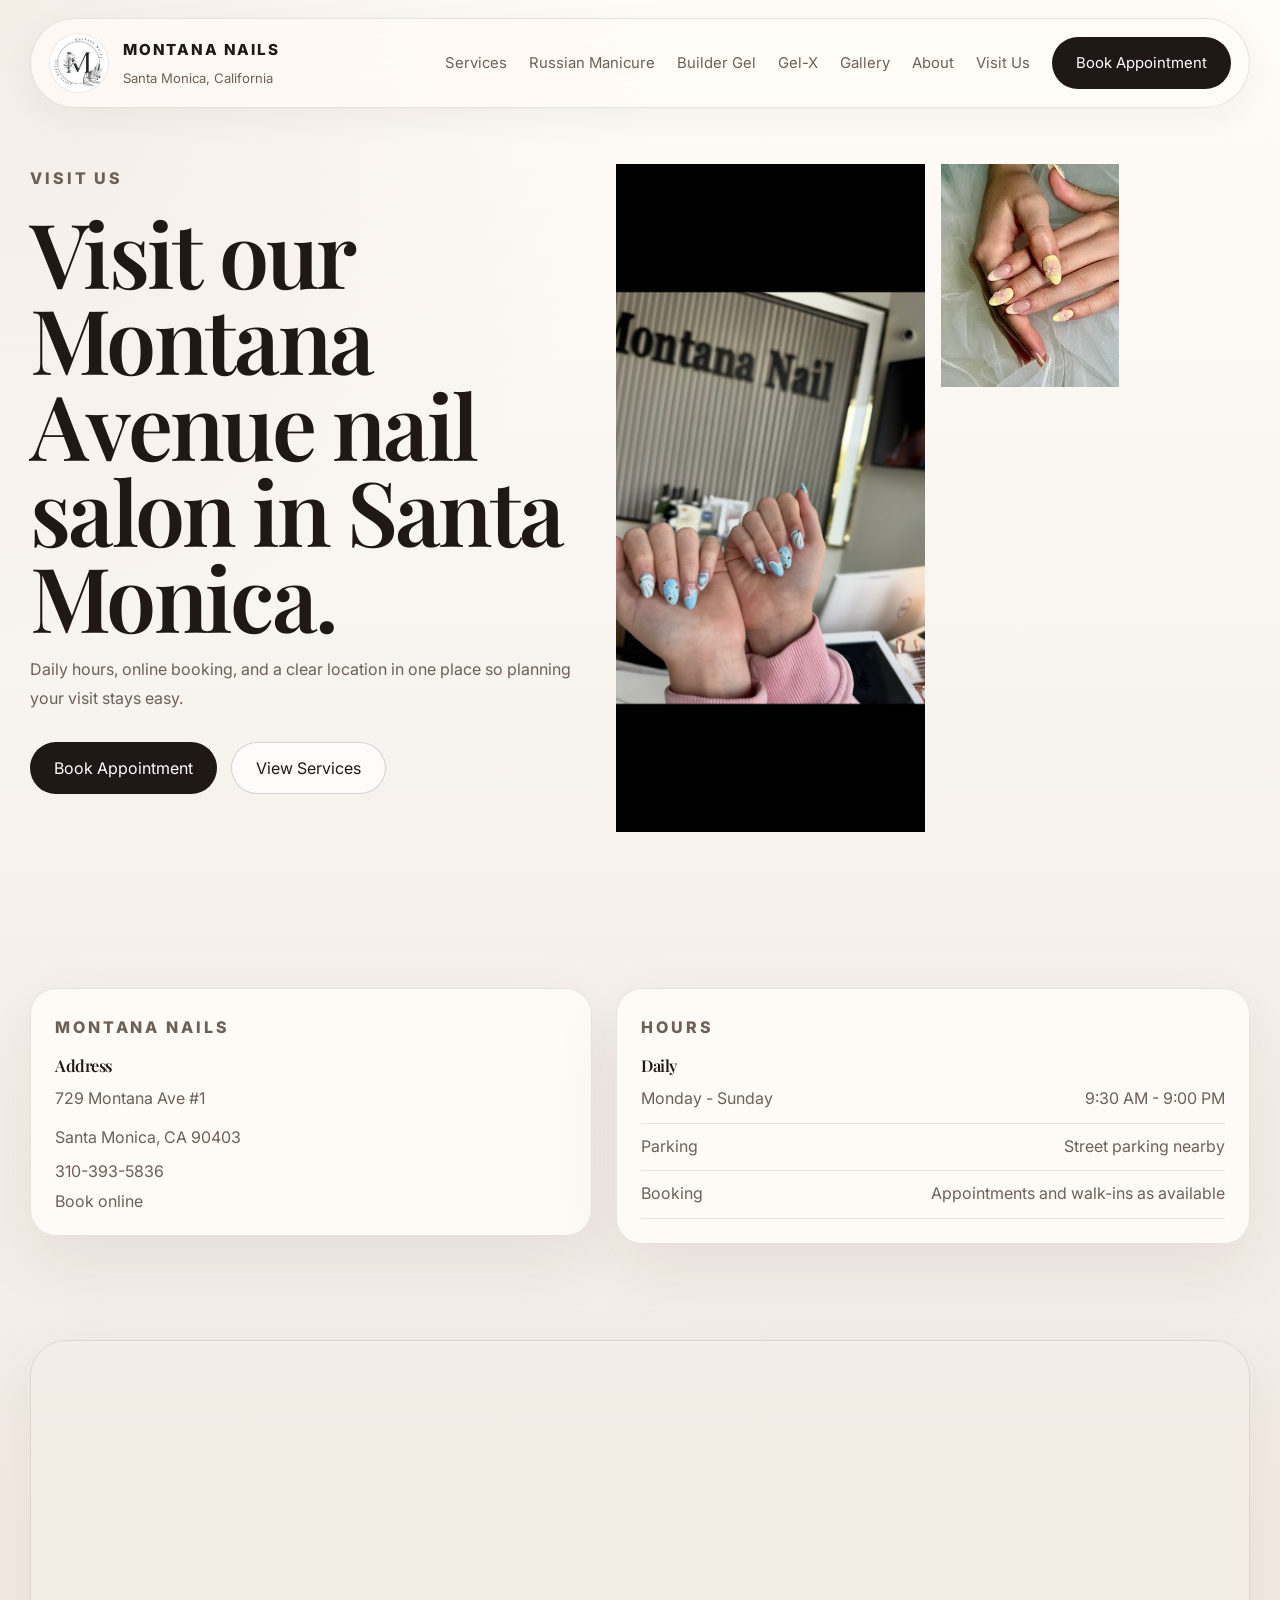
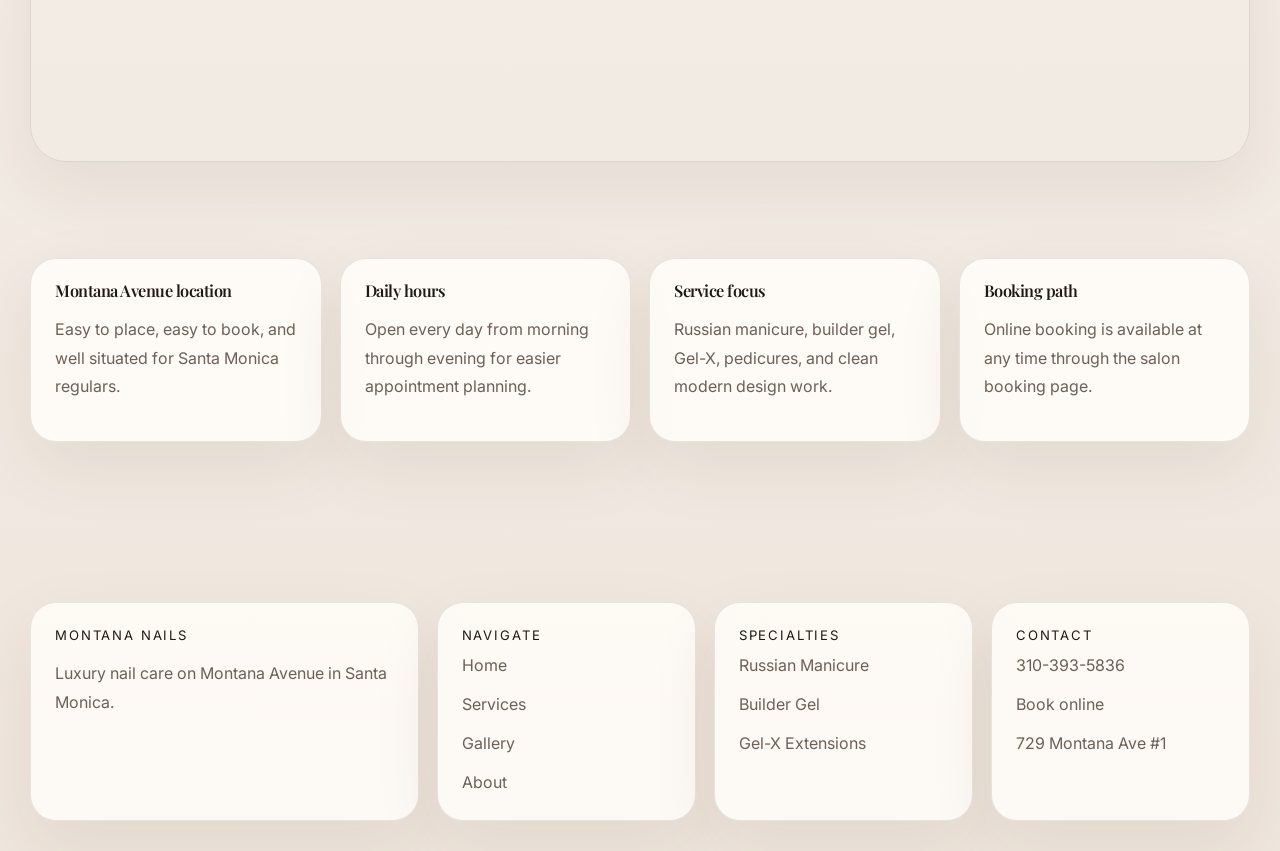
<file: contact.html>
<!DOCTYPE html>
<html lang="en">
  <head>
    <meta charset="UTF-8" />
    <meta name="viewport" content="width=device-width, initial-scale=1.0" />
    <title>Visit Us | Montana Nails Santa Monica</title>
    <meta
      name="description"
      content="Visit Montana Nails on Montana Avenue in Santa Monica for Russian manicure, builder gel, Gel-X, luxury pedicures, and modern nail artistry."
    />
    <link rel="canonical" href="https://montananailssantamonica.com/contact.html" />
    <meta property="og:title" content="Visit Us | Montana Nails Santa Monica" />
    <meta
      property="og:description"
      content="Address, hours, booking, and location details for Montana Nails on Montana Avenue in Santa Monica."
    />
    <meta property="og:type" content="website" />
    <meta property="og:image" content="https://montananailssantamonica.com/images/hero/salon-blue-set.png" />
    <meta name="theme-color" content="#f7f3ed" />
    <script type="application/ld+json">
      {
        "@context": "https://schema.org",
        "@type": "NailSalon",
        "name": "Montana Nails",
        "url": "https://montananailssantamonica.com/contact.html",
        "telephone": "+13103935836",
        "address": {
          "@type": "PostalAddress",
          "streetAddress": "729 Montana Ave #1",
          "addressLocality": "Santa Monica",
          "addressRegion": "CA",
          "postalCode": "90403",
          "addressCountry": "US"
        }
      }
    </script>
    <link rel="stylesheet" href="styles.css" />
  </head>
  <body>
    <header class="site-header">
      <a class="brand" href="index.html" aria-label="Montana Nails home">
        <span class="brand-mark"><img src="images/logo/logo.png" alt="Montana Nails logo" /></span>
        <span class="brand-copy"><strong>Montana Nails</strong><span>Santa Monica, California</span></span>
      </a>
      <button class="nav-toggle" type="button" aria-expanded="false" aria-label="Toggle navigation">
        <span></span>
        <span></span>
      </button>
      <nav class="site-nav">
        <a href="services.html">Services</a>
        <a href="russian-manicure.html">Russian Manicure</a>
        <a href="builder-gel.html">Builder Gel</a>
        <a href="gel-x.html">Gel-X</a>
        <a href="gallery.html">Gallery</a>
        <a href="about.html">About</a>
        <a href="contact.html">Visit Us</a>
        <a class="nav-cta" href="https://booking.gocheckin.net/v2/4154" target="_blank" rel="noreferrer">Book Appointment</a>
      </nav>
    </header>

    <main class="page-main">
      <section class="page-hero">
        <div class="page-intro">
          <p class="eyebrow">Visit Us</p>
          <h1>Visit our Montana Avenue nail salon in Santa Monica.</h1>
          <p>
            Daily hours, online booking, and a clear location in one place so
            planning your visit stays easy.
          </p>
          <div class="hero-actions">
            <a class="button button-primary" href="https://booking.gocheckin.net/v2/4154" target="_blank" rel="noreferrer">Book Appointment</a>
            <a class="button button-secondary" href="services.html">View Services</a>
          </div>
        </div>
        <div class="page-image-grid">
          <article class="image-card">
            <img src="images/hero/salon-blue-set.png" alt="Montana Nails salon interior" />
          </article>
          <article class="image-card">
            <img src="images/gallery/soft-yellow-floral-b.jpg" alt="Soft yellow floral manicure" />
          </article>
        </div>
      </section>

      <section class="section">
        <div class="location-layout">
          <article class="contact-card">
            <p class="eyebrow">Montana Nails</p>
            <h3>Address</h3>
            <div class="contact-list">
              <span>729 Montana Ave #1</span>
              <span>Santa Monica, CA 90403</span>
              <a href="tel:3103935836">310-393-5836</a>
              <a href="https://booking.gocheckin.net/v2/4154" target="_blank" rel="noreferrer">Book online</a>
            </div>
          </article>
          <article class="contact-card">
            <p class="eyebrow">Hours</p>
            <h3>Daily</h3>
            <div class="hours-list">
              <div class="hours-row"><span>Monday - Sunday</span><span>9:30 AM - 9:00 PM</span></div>
              <div class="hours-row"><span>Parking</span><span>Street parking nearby</span></div>
              <div class="hours-row"><span>Booking</span><span>Appointments and walk-ins as available</span></div>
            </div>
          </article>
        </div>
      </section>

      <section class="section">
        <div class="map-frame">
          <iframe
            title="Montana Nails map"
            src="https://www.google.com/maps?q=729+Montana+Ave+%231+Santa+Monica+CA+90403&z=15&output=embed"
            loading="lazy"
            referrerpolicy="no-referrer-when-downgrade"
          ></iframe>
        </div>
      </section>

      <section class="section">
        <div class="trust-grid">
          <article class="trust-card">
            <h3>Montana Avenue location</h3>
            <p>Easy to place, easy to book, and well situated for Santa Monica regulars.</p>
          </article>
          <article class="trust-card">
            <h3>Daily hours</h3>
            <p>Open every day from morning through evening for easier appointment planning.</p>
          </article>
          <article class="trust-card">
            <h3>Service focus</h3>
            <p>Russian manicure, builder gel, Gel-X, pedicures, and clean modern design work.</p>
          </article>
          <article class="trust-card">
            <h3>Booking path</h3>
            <p>Online booking is available at any time through the salon booking page.</p>
          </article>
        </div>
      </section>
    </main>

    <footer class="site-footer">
      <div class="site-footer-inner">
        <div class="footer-grid">
          <article class="footer-card">
            <div class="footer-title">Montana Nails</div>
            <p class="footer-meta">Luxury nail care on Montana Avenue in Santa Monica.</p>
          </article>
          <article class="footer-card">
            <div class="footer-title">Navigate</div>
            <ul>
              <li><a href="index.html">Home</a></li>
              <li><a href="services.html">Services</a></li>
              <li><a href="gallery.html">Gallery</a></li>
              <li><a href="about.html">About</a></li>
            </ul>
          </article>
          <article class="footer-card">
            <div class="footer-title">Specialties</div>
            <ul>
              <li><a href="russian-manicure.html">Russian Manicure</a></li>
              <li><a href="builder-gel.html">Builder Gel</a></li>
              <li><a href="gel-x.html">Gel-X Extensions</a></li>
            </ul>
          </article>
          <article class="footer-card">
            <div class="footer-title">Contact</div>
            <ul>
              <li><a href="tel:3103935836">310-393-5836</a></li>
              <li><a href="https://booking.gocheckin.net/v2/4154" target="_blank" rel="noreferrer">Book online</a></li>
              <li>729 Montana Ave #1</li>
            </ul>
          </article>
        </div>
      </div>
    </footer>
    <script src="script.js"></script>
  </body>
</html>
</file>
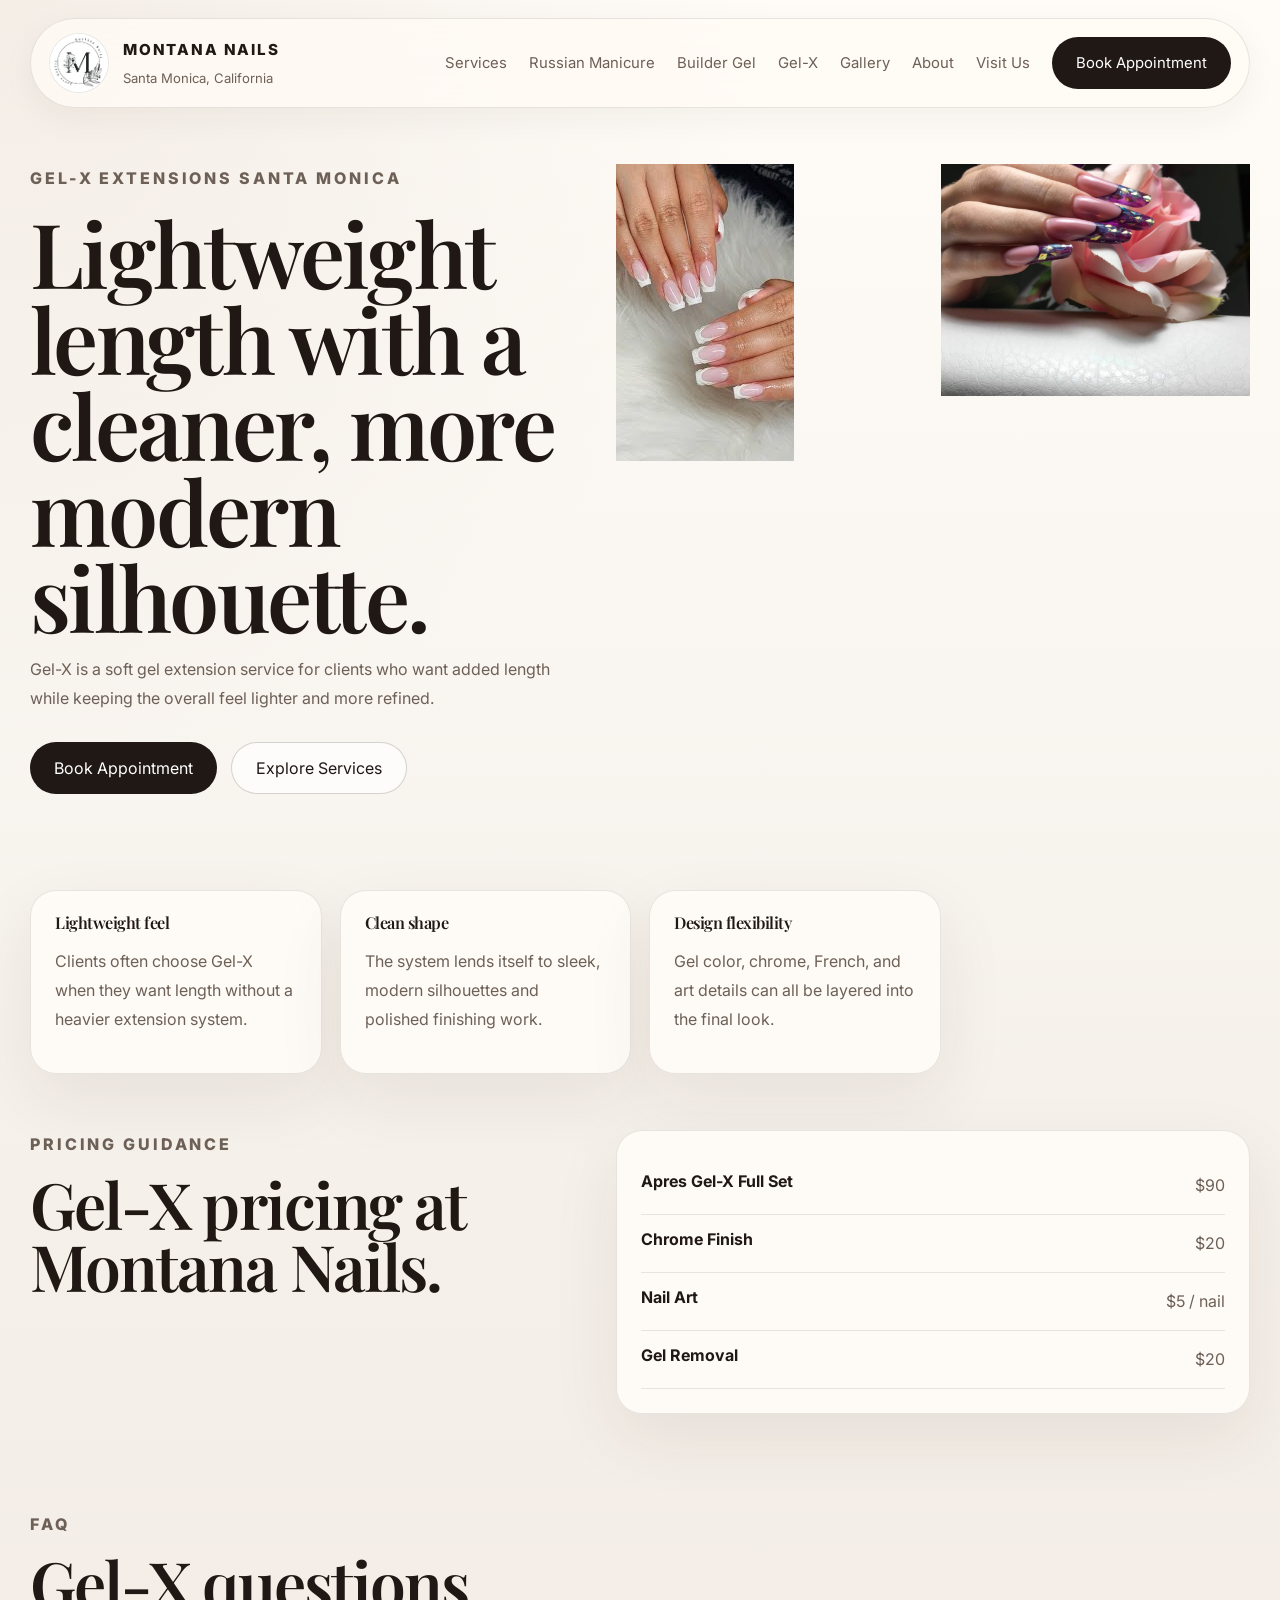
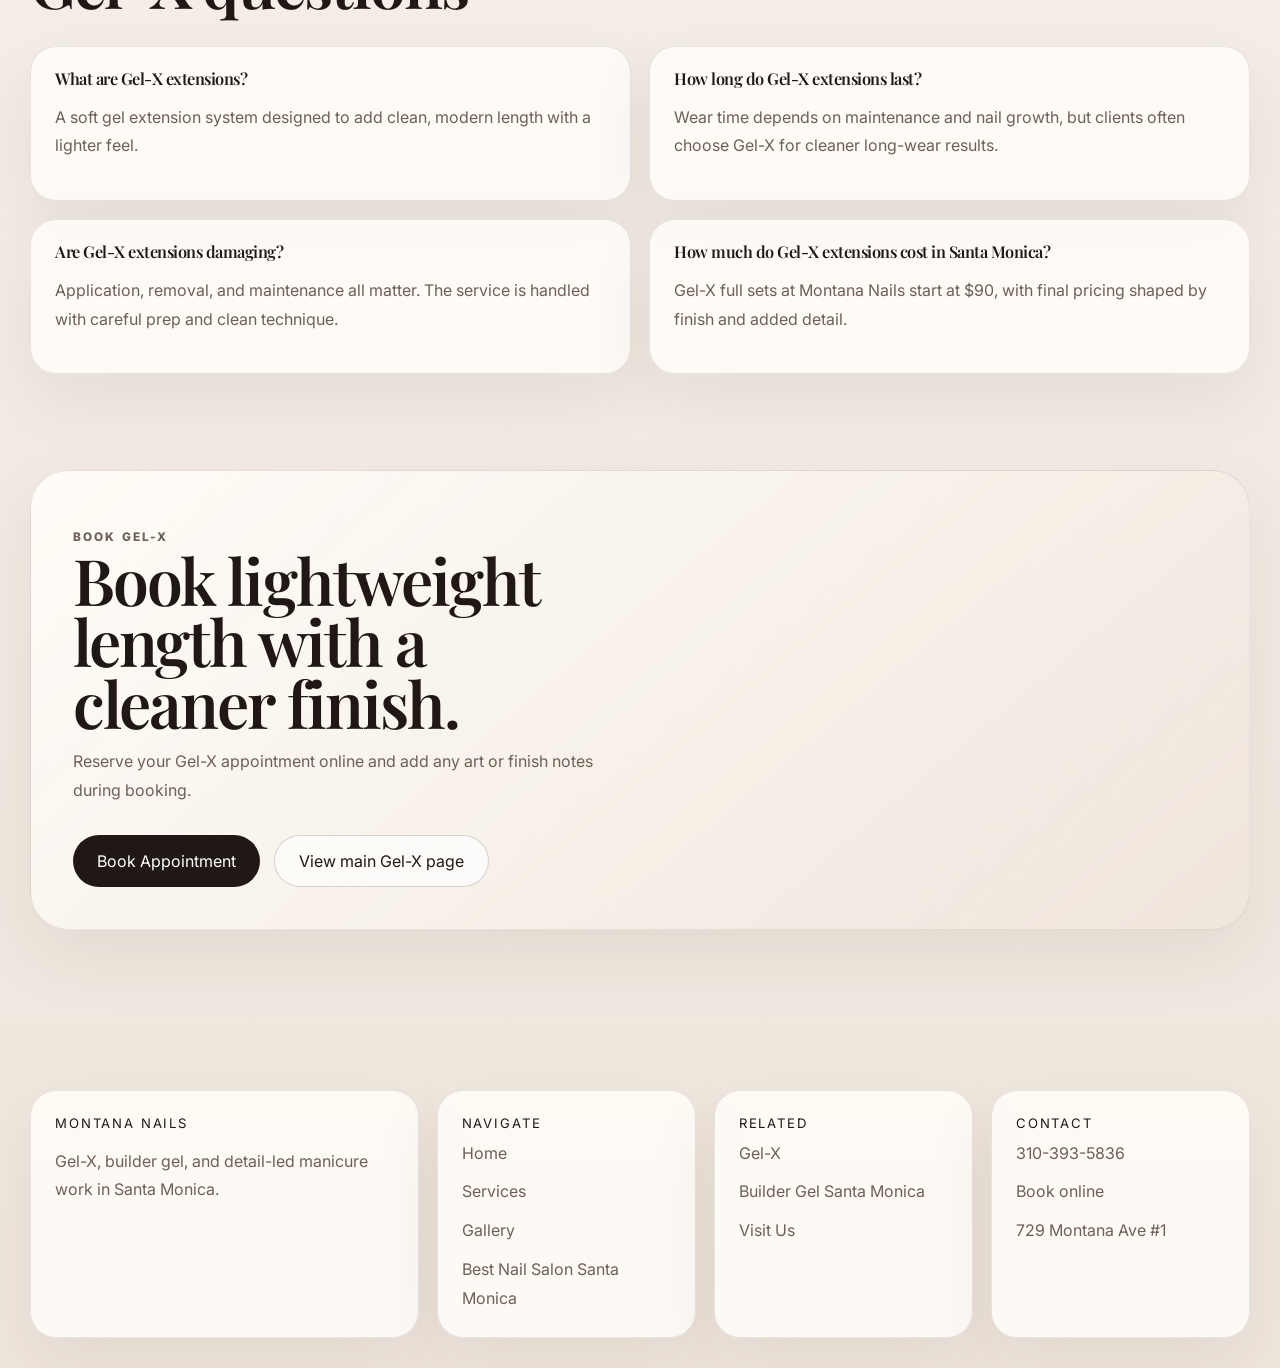
<file: gel-x-extensions-santa-monica.html>
<!DOCTYPE html>
<html lang="en">
  <head>
    <meta charset="UTF-8" />
    <meta name="viewport" content="width=device-width, initial-scale=1.0" />
    <title>Gel-X Extensions Santa Monica | Montana Nails</title>
    <meta
      name="description"
      content="Gel-X extensions in Santa Monica at Montana Nails, with lightweight length, clean shape, and a modern editorial finish."
    />
    <link rel="canonical" href="https://montananailssantamonica.com/gel-x-extensions-santa-monica.html" />
    <meta property="og:title" content="Gel-X Extensions Santa Monica | Montana Nails" />
    <meta
      property="og:description"
      content="Lightweight soft gel extensions with modern length and a clean silhouette at Montana Nails on Montana Avenue."
    />
    <meta property="og:type" content="website" />
    <meta property="og:image" content="https://montananailssantamonica.com/images/gallery/french-pink.jpg" />
    <meta name="theme-color" content="#f7f3ed" />
    <script type="application/ld+json">
      {
        "@context": "https://schema.org",
        "@type": "NailSalon",
        "name": "Montana Nails",
        "url": "https://montananailssantamonica.com/gel-x-extensions-santa-monica.html",
        "telephone": "+13103935836",
        "address": {
          "@type": "PostalAddress",
          "streetAddress": "729 Montana Ave #1",
          "addressLocality": "Santa Monica",
          "addressRegion": "CA",
          "postalCode": "90403",
          "addressCountry": "US"
        }
      }
    </script>
    <link rel="stylesheet" href="styles.css" />
  </head>
  <body>
    <header class="site-header">
      <a class="brand" href="index.html" aria-label="Montana Nails home">
        <span class="brand-mark"><img src="images/logo/logo.png" alt="Montana Nails logo" /></span>
        <span class="brand-copy"><strong>Montana Nails</strong><span>Santa Monica, California</span></span>
      </a>
      <button class="nav-toggle" type="button" aria-expanded="false" aria-label="Toggle navigation">
        <span></span>
        <span></span>
      </button>
      <nav class="site-nav">
        <a href="services.html">Services</a>
        <a href="russian-manicure.html">Russian Manicure</a>
        <a href="builder-gel.html">Builder Gel</a>
        <a href="gel-x.html">Gel-X</a>
        <a href="gallery.html">Gallery</a>
        <a href="about.html">About</a>
        <a href="contact.html">Visit Us</a>
        <a class="nav-cta" href="https://booking.gocheckin.net/v2/4154" target="_blank" rel="noreferrer">Book Appointment</a>
      </nav>
    </header>

    <main class="page-main">
      <section class="page-hero">
        <div class="page-intro">
          <p class="eyebrow">Gel-X Extensions Santa Monica</p>
          <h1>Lightweight length with a cleaner, more modern silhouette.</h1>
          <p>
            Gel-X is a soft gel extension service for clients who want added
            length while keeping the overall feel lighter and more refined.
          </p>
          <div class="hero-actions">
            <a class="button button-primary" href="https://booking.gocheckin.net/v2/4154" target="_blank" rel="noreferrer">Book Appointment</a>
            <a class="button button-secondary" href="services.html">Explore Services</a>
          </div>
        </div>
        <div class="page-image-grid">
          <article class="image-card">
            <img src="images/gallery/french-pink.jpg" alt="Pink Gel-X extension manicure" />
          </article>
          <article class="image-card">
            <img src="images/gallery/att.f37w2mTauVUl41Z7PoGxmed49N0ksphbTKMtWo3TIdo.JPG" alt="Pink crystal Gel-X manicure" />
          </article>
        </div>
      </section>

      <section class="section">
        <div class="trust-grid">
          <article class="trust-card">
            <h3>Lightweight feel</h3>
            <p>Clients often choose Gel-X when they want length without a heavier extension system.</p>
          </article>
          <article class="trust-card">
            <h3>Clean shape</h3>
            <p>The system lends itself to sleek, modern silhouettes and polished finishing work.</p>
          </article>
          <article class="trust-card">
            <h3>Design flexibility</h3>
            <p>Gel color, chrome, French, and art details can all be layered into the final look.</p>
          </article>
        </div>
      </section>

      <section class="section service-layout">
        <div class="section-heading">
          <p class="eyebrow">Pricing Guidance</p>
          <h2>Gel-X pricing at Montana Nails.</h2>
        </div>
        <article class="menu-card">
          <div class="menu-list">
            <div class="menu-item"><strong>Apres Gel-X Full Set</strong><span>$90</span></div>
            <div class="menu-item"><strong>Chrome Finish</strong><span>$20</span></div>
            <div class="menu-item"><strong>Nail Art</strong><span>$5 / nail</span></div>
            <div class="menu-item"><strong>Gel Removal</strong><span>$20</span></div>
          </div>
        </article>
      </section>

      <section class="section">
        <div class="section-heading">
          <p class="eyebrow">FAQ</p>
          <h2>Gel-X questions</h2>
        </div>
        <div class="faq-grid">
          <article class="faq-card"><h3>What are Gel-X extensions?</h3><p>A soft gel extension system designed to add clean, modern length with a lighter feel.</p></article>
          <article class="faq-card"><h3>How long do Gel-X extensions last?</h3><p>Wear time depends on maintenance and nail growth, but clients often choose Gel-X for cleaner long-wear results.</p></article>
          <article class="faq-card"><h3>Are Gel-X extensions damaging?</h3><p>Application, removal, and maintenance all matter. The service is handled with careful prep and clean technique.</p></article>
          <article class="faq-card"><h3>How much do Gel-X extensions cost in Santa Monica?</h3><p>Gel-X full sets at Montana Nails start at $90, with final pricing shaped by finish and added detail.</p></article>
        </div>
      </section>

      <section class="section">
        <div class="final-cta">
          <p class="eyebrow">Book Gel-X</p>
          <h2>Book lightweight length with a cleaner finish.</h2>
          <p>Reserve your Gel-X appointment online and add any art or finish notes during booking.</p>
          <div class="hero-actions">
            <a class="button button-primary" href="https://booking.gocheckin.net/v2/4154" target="_blank" rel="noreferrer">Book Appointment</a>
            <a class="button button-secondary" href="gel-x.html">View main Gel-X page</a>
          </div>
        </div>
      </section>
    </main>

    <footer class="site-footer">
      <div class="site-footer-inner">
        <div class="footer-grid">
          <article class="footer-card">
            <div class="footer-title">Montana Nails</div>
            <p class="footer-meta">Gel-X, builder gel, and detail-led manicure work in Santa Monica.</p>
          </article>
          <article class="footer-card">
            <div class="footer-title">Navigate</div>
            <ul>
              <li><a href="index.html">Home</a></li>
              <li><a href="services.html">Services</a></li>
              <li><a href="gallery.html">Gallery</a></li>
              <li><a href="best-nail-salon-santa-monica.html">Best Nail Salon Santa Monica</a></li>
            </ul>
          </article>
          <article class="footer-card">
            <div class="footer-title">Related</div>
            <ul>
              <li><a href="gel-x.html">Gel-X</a></li>
              <li><a href="builder-gel-santa-monica.html">Builder Gel Santa Monica</a></li>
              <li><a href="contact.html">Visit Us</a></li>
            </ul>
          </article>
          <article class="footer-card">
            <div class="footer-title">Contact</div>
            <ul>
              <li><a href="tel:3103935836">310-393-5836</a></li>
              <li><a href="https://booking.gocheckin.net/v2/4154" target="_blank" rel="noreferrer">Book online</a></li>
              <li>729 Montana Ave #1</li>
            </ul>
          </article>
        </div>
      </div>
    </footer>
    <script src="script.js"></script>
  </body>
</html>
</file>
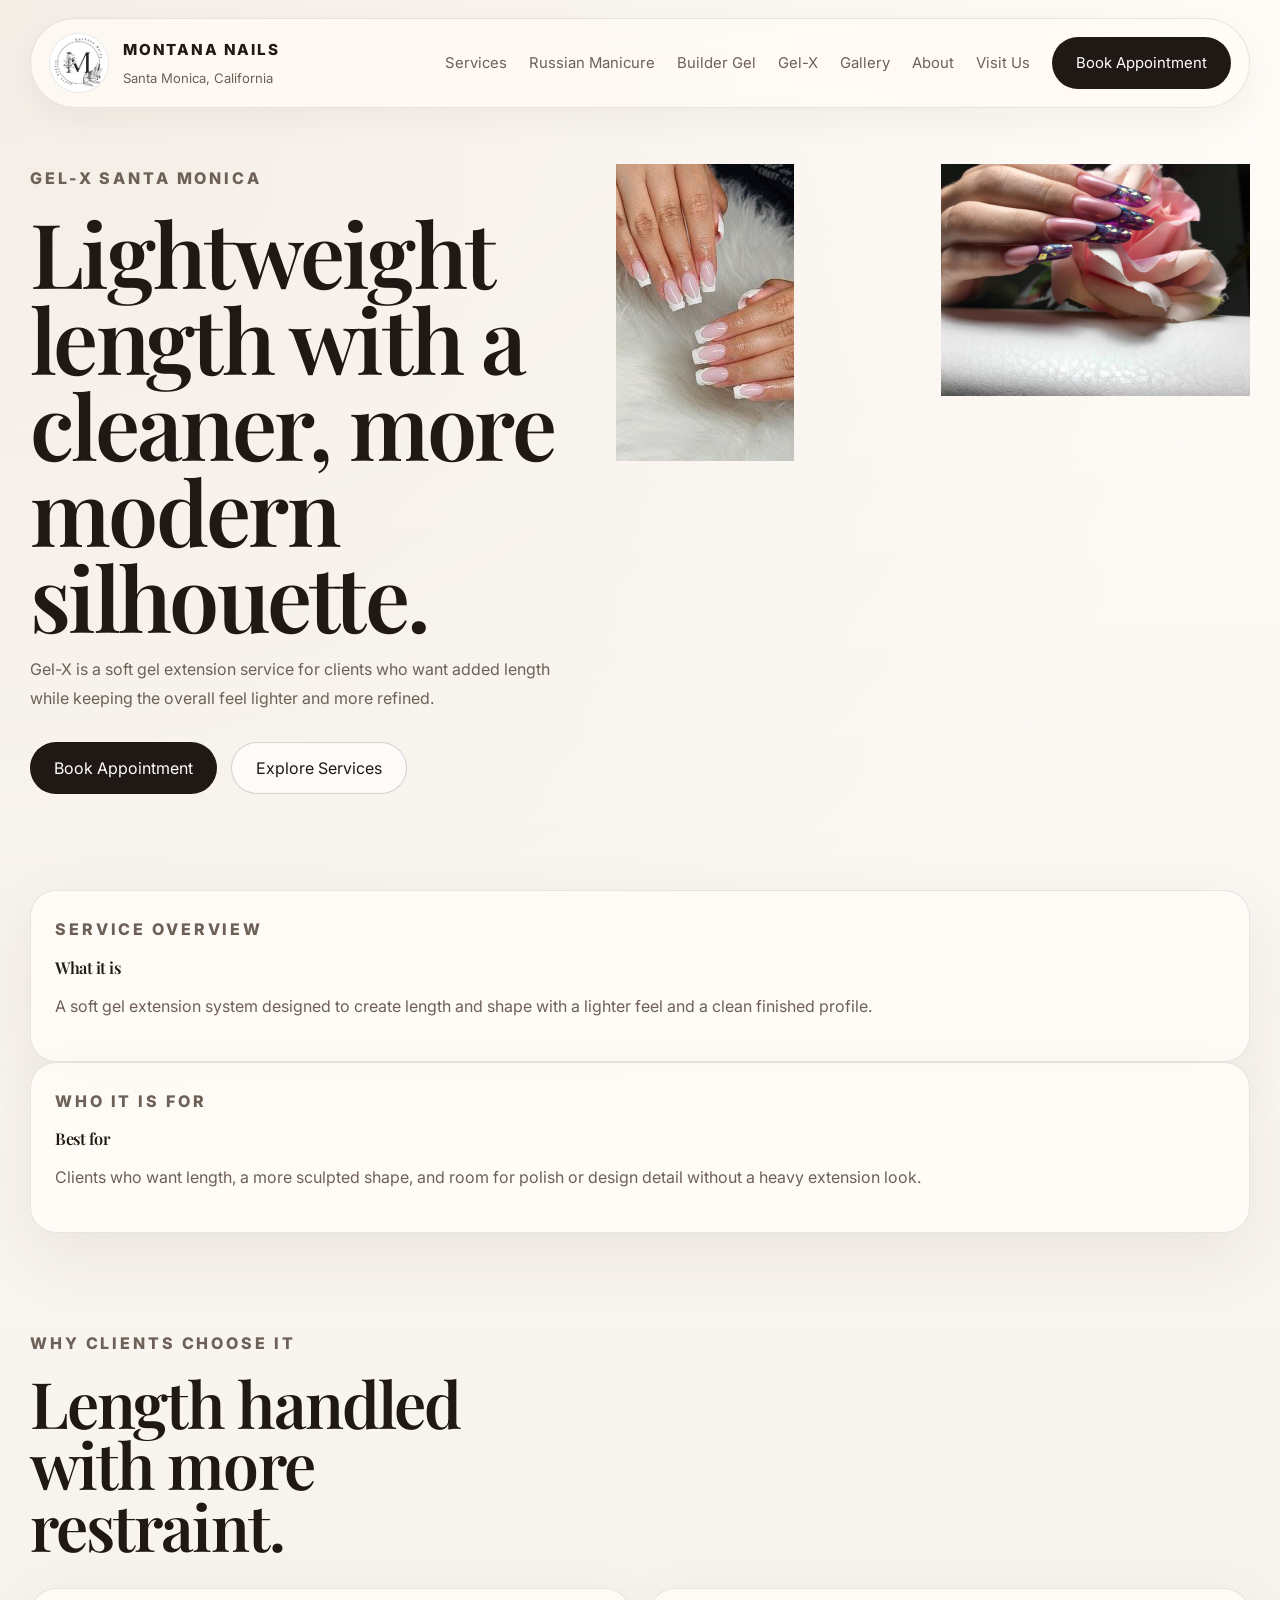
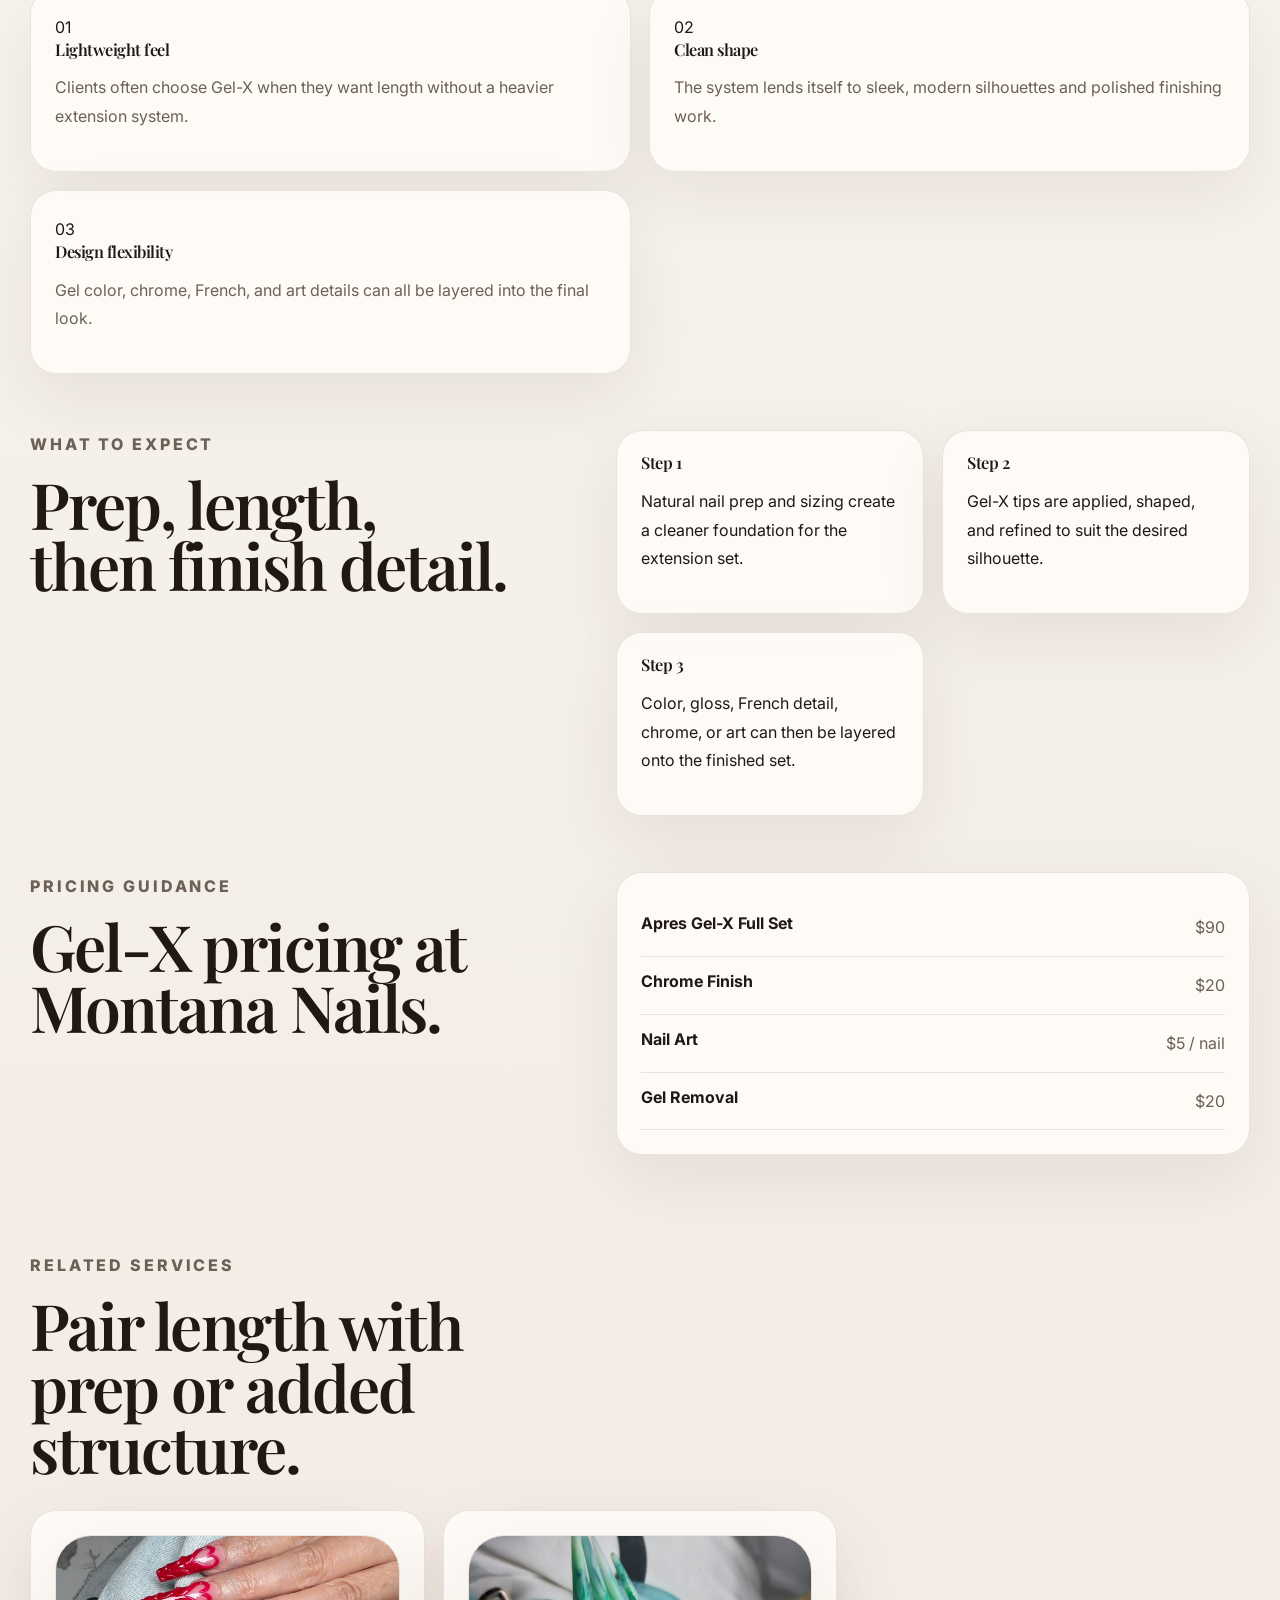
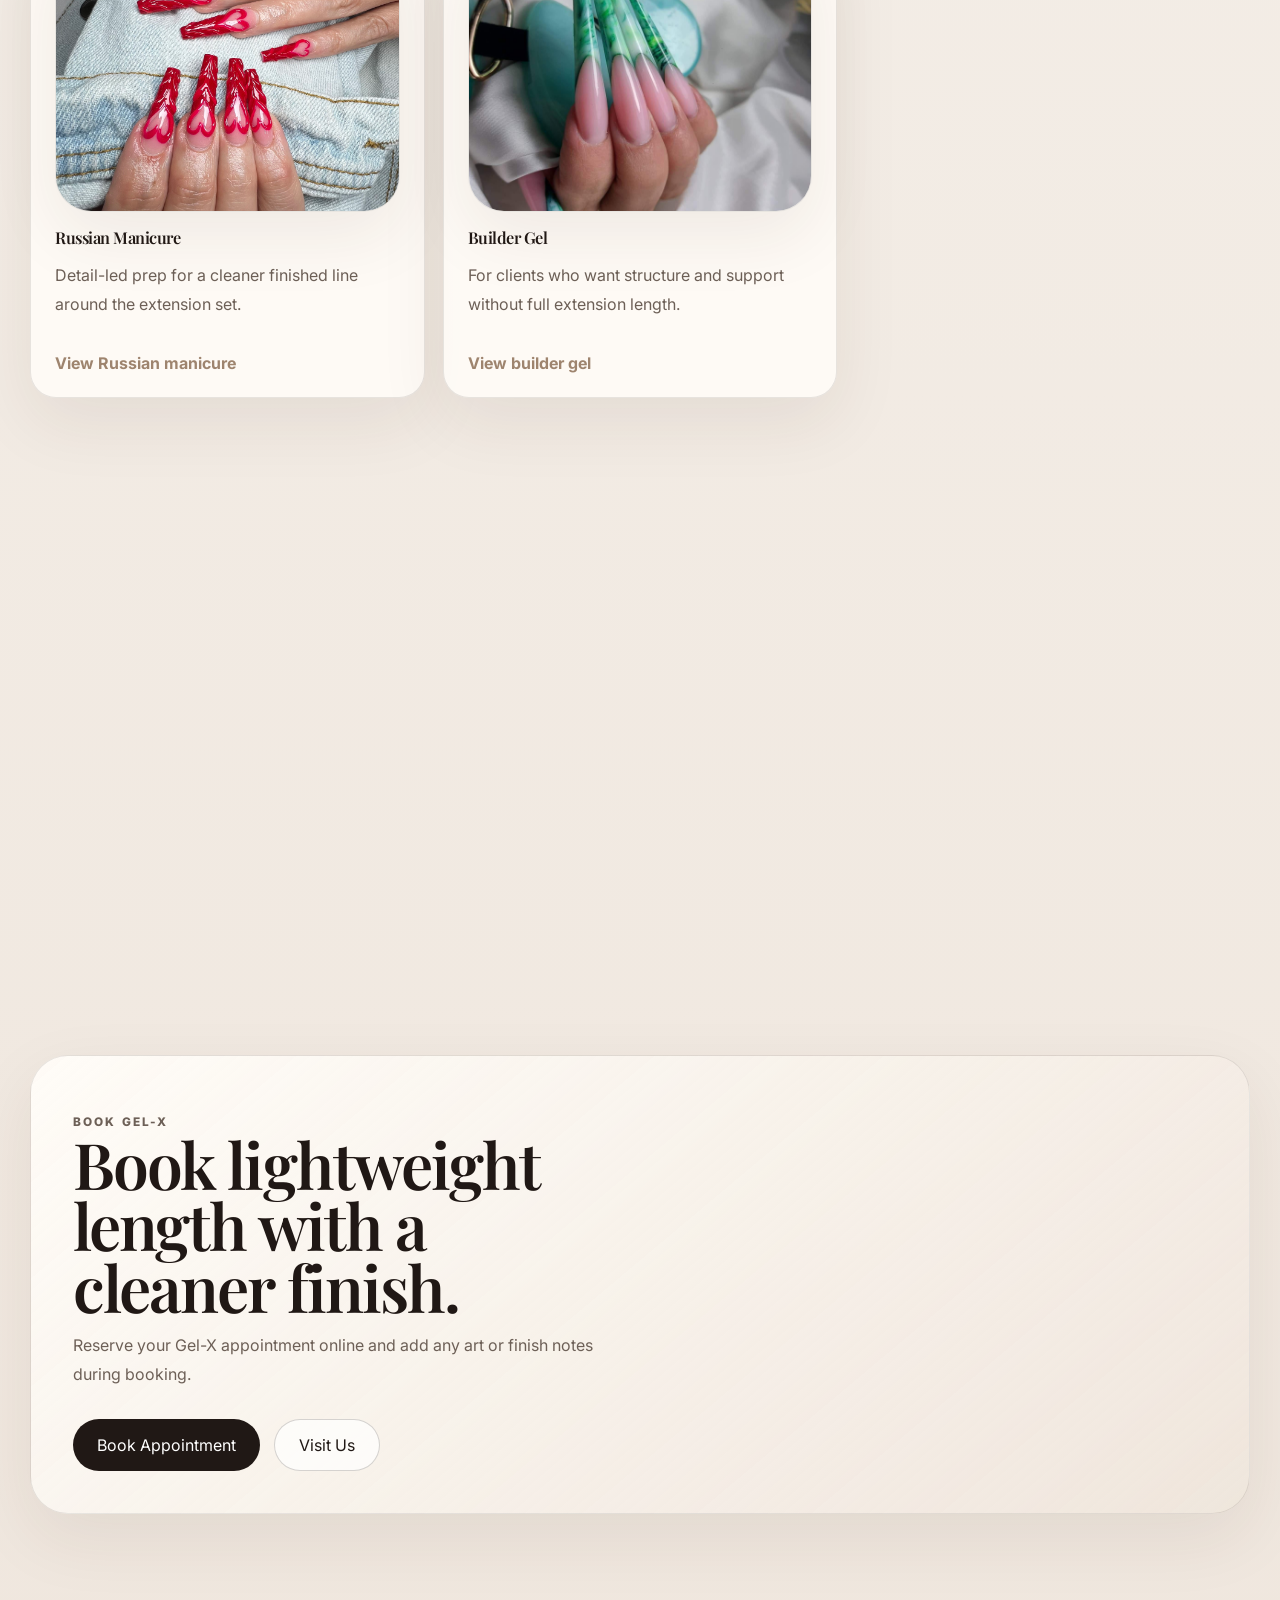
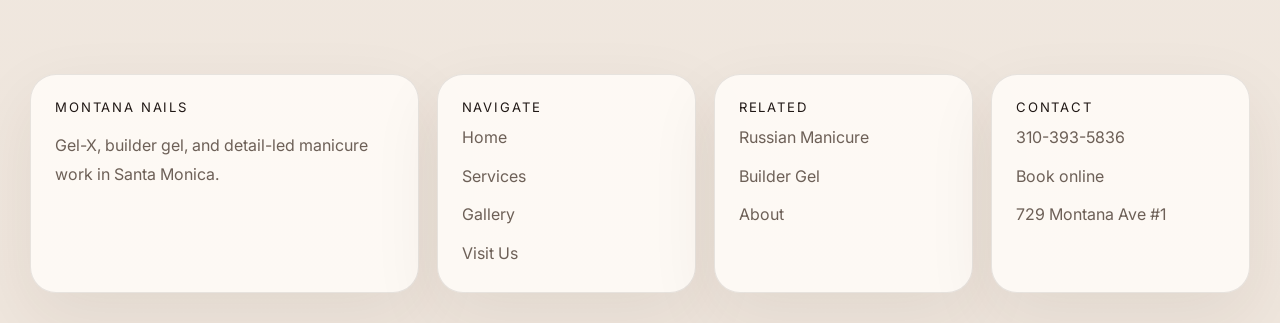
<file: gel-x.html>
<!DOCTYPE html>
<html lang="en">
  <head>
    <meta charset="UTF-8" />
    <meta name="viewport" content="width=device-width, initial-scale=1.0" />
    <title>Gel-X Santa Monica | Montana Nails</title>
    <meta
      name="description"
      content="Gel-X extensions in Santa Monica at Montana Nails, with lightweight length, clean shape, and a modern editorial finish."
    />
    <link rel="canonical" href="https://montananailssantamonica.com/gel-x.html" />
    <meta property="og:title" content="Gel-X Santa Monica | Montana Nails" />
    <meta
      property="og:description"
      content="Lightweight soft gel extensions with modern length and a clean silhouette at Montana Nails."
    />
    <meta property="og:type" content="website" />
    <meta property="og:image" content="https://montananailssantamonica.com/images/gallery/french-pink.jpg" />
    <meta name="theme-color" content="#f7f3ed" />
    <script type="application/ld+json">
      {
        "@context": "https://schema.org",
        "@type": "NailSalon",
        "name": "Montana Nails",
        "url": "https://montananailssantamonica.com/gel-x.html",
        "telephone": "+13103935836",
        "address": {
          "@type": "PostalAddress",
          "streetAddress": "729 Montana Ave #1",
          "addressLocality": "Santa Monica",
          "addressRegion": "CA",
          "postalCode": "90403",
          "addressCountry": "US"
        }
      }
    </script>
    <link rel="stylesheet" href="styles.css" />
  </head>
  <body>
    <header class="site-header">
      <a class="brand" href="index.html" aria-label="Montana Nails home">
        <span class="brand-mark"><img src="images/logo/logo.png" alt="Montana Nails logo" /></span>
        <span class="brand-copy"><strong>Montana Nails</strong><span>Santa Monica, California</span></span>
      </a>
      <button class="nav-toggle" type="button" aria-expanded="false" aria-label="Toggle navigation">
        <span></span>
        <span></span>
      </button>
      <nav class="site-nav">
        <a href="services.html">Services</a>
        <a href="russian-manicure.html">Russian Manicure</a>
        <a href="builder-gel.html">Builder Gel</a>
        <a href="gel-x.html">Gel-X</a>
        <a href="gallery.html">Gallery</a>
        <a href="about.html">About</a>
        <a href="contact.html">Visit Us</a>
        <a class="nav-cta" href="https://booking.gocheckin.net/v2/4154" target="_blank" rel="noreferrer">Book Appointment</a>
      </nav>
    </header>

    <main class="page-main">
      <section class="page-hero">
        <div class="page-intro">
          <p class="eyebrow">Gel-X Santa Monica</p>
          <h1>Lightweight length with a cleaner, more modern silhouette.</h1>
          <p>
            Gel-X is a soft gel extension service for clients who want added
            length while keeping the overall feel lighter and more refined.
          </p>
          <div class="hero-actions">
            <a class="button button-primary" href="https://booking.gocheckin.net/v2/4154" target="_blank" rel="noreferrer">Book Appointment</a>
            <a class="button button-secondary" href="services.html">Explore Services</a>
          </div>
        </div>
        <div class="page-image-grid">
          <article class="image-card">
            <img src="images/gallery/french-pink.jpg" alt="Pink Gel-X extension manicure" />
          </article>
          <article class="image-card">
            <img src="images/gallery/att.f37w2mTauVUl41Z7PoGxmed49N0ksphbTKMtWo3TIdo.JPG" alt="Pink crystal Gel-X style manicure" />
          </article>
        </div>
      </section>

      <section class="section">
        <div class="pricing-grid">
          <article class="contact-card">
            <p class="eyebrow">Service Overview</p>
            <h3>What it is</h3>
            <p>
              A soft gel extension system designed to create length and shape
              with a lighter feel and a clean finished profile.
            </p>
          </article>
          <article class="contact-card">
            <p class="eyebrow">Who it is for</p>
            <h3>Best for</h3>
            <p>
              Clients who want length, a more sculpted shape, and room for
              polish or design detail without a heavy extension look.
            </p>
          </article>
        </div>
      </section>

      <section class="section">
        <div class="section-heading">
          <p class="eyebrow">Why Clients Choose It</p>
          <h2>Length handled with more restraint.</h2>
        </div>
        <div class="detail-grid">
          <article class="experience-card">
            <span class="icon-mark">01</span>
            <h3>Lightweight feel</h3>
            <p>Clients often choose Gel-X when they want length without a heavier extension system.</p>
          </article>
          <article class="experience-card">
            <span class="icon-mark">02</span>
            <h3>Clean shape</h3>
            <p>The system lends itself to sleek, modern silhouettes and polished finishing work.</p>
          </article>
          <article class="experience-card">
            <span class="icon-mark">03</span>
            <h3>Design flexibility</h3>
            <p>Gel color, chrome, French, and art details can all be layered into the final look.</p>
          </article>
        </div>
      </section>

      <section class="section service-layout">
        <div class="section-heading">
          <p class="eyebrow">What To Expect</p>
          <h2>Prep, length, then finish detail.</h2>
        </div>
        <div class="detail-grid">
          <article class="menu-card">
            <h3>Step 1</h3>
            <p>Natural nail prep and sizing create a cleaner foundation for the extension set.</p>
          </article>
          <article class="menu-card">
            <h3>Step 2</h3>
            <p>Gel-X tips are applied, shaped, and refined to suit the desired silhouette.</p>
          </article>
          <article class="menu-card">
            <h3>Step 3</h3>
            <p>Color, gloss, French detail, chrome, or art can then be layered onto the finished set.</p>
          </article>
        </div>
      </section>

      <section class="section service-layout">
        <div class="section-heading">
          <p class="eyebrow">Pricing Guidance</p>
          <h2>Gel-X pricing at Montana Nails.</h2>
        </div>
        <article class="menu-card">
          <div class="menu-list">
            <div class="menu-item"><strong>Apres Gel-X Full Set</strong><span>$90</span></div>
            <div class="menu-item"><strong>Chrome Finish</strong><span>$20</span></div>
            <div class="menu-item"><strong>Nail Art</strong><span>$5 / nail</span></div>
            <div class="menu-item"><strong>Gel Removal</strong><span>$20</span></div>
          </div>
        </article>
      </section>

      <section class="section">
        <div class="section-heading">
          <p class="eyebrow">Related Services</p>
          <h2>Pair length with prep or added structure.</h2>
        </div>
        <div class="service-grid">
          <article class="service-card">
            <div class="service-image"><img src="images/gallery/red-heart-set.jpeg" alt="Russian manicure red design" /></div>
            <div><h3>Russian Manicure</h3><p class="service-copy">Detail-led prep for a cleaner finished line around the extension set.</p></div>
            <a class="button-link" href="russian-manicure.html">View Russian manicure</a>
          </article>
          <article class="service-card">
            <div class="service-image"><img src="images/gallery/att.gc1R3t4NPXoWXRYWJJNKYOQTlqfw0riuPXjNBomCXZU.JPG" alt="Builder gel green manicure" /></div>
            <div><h3>Builder Gel</h3><p class="service-copy">For clients who want structure and support without full extension length.</p></div>
            <a class="button-link" href="builder-gel.html">View builder gel</a>
          </article>
        </div>
      </section>

      <section class="section">
        <div class="section-heading">
          <p class="eyebrow">FAQ</p>
          <h2>Gel-X questions</h2>
        </div>
        <div class="faq-grid">
          <article class="faq-card"><h3>What are Gel-X extensions?</h3><p>A soft gel extension system designed to add clean, modern length with a lighter feel.</p></article>
          <article class="faq-card"><h3>How long do Gel-X extensions last?</h3><p>Wear time depends on maintenance and nail growth, but clients often choose Gel-X for cleaner long-wear results.</p></article>
          <article class="faq-card"><h3>Are Gel-X extensions damaging?</h3><p>Application, removal, and maintenance all matter. The service is handled with careful prep and clean technique.</p></article>
          <article class="faq-card"><h3>How much does Gel-X cost in Santa Monica?</h3><p>Gel-X full sets at Montana Nails start at $90, with final pricing shaped by finish and added detail.</p></article>
        </div>
      </section>

      <section class="section">
        <div class="final-cta">
          <p class="eyebrow">Book Gel-X</p>
          <h2>Book lightweight length with a cleaner finish.</h2>
          <p>Reserve your Gel-X appointment online and add any art or finish notes during booking.</p>
          <div class="hero-actions">
            <a class="button button-primary" href="https://booking.gocheckin.net/v2/4154" target="_blank" rel="noreferrer">Book Appointment</a>
            <a class="button button-secondary" href="contact.html">Visit Us</a>
          </div>
        </div>
      </section>
    </main>

    <footer class="site-footer">
      <div class="site-footer-inner">
        <div class="footer-grid">
          <article class="footer-card">
            <div class="footer-title">Montana Nails</div>
            <p class="footer-meta">Gel-X, builder gel, and detail-led manicure work in Santa Monica.</p>
          </article>
          <article class="footer-card">
            <div class="footer-title">Navigate</div>
            <ul>
              <li><a href="index.html">Home</a></li>
              <li><a href="services.html">Services</a></li>
              <li><a href="gallery.html">Gallery</a></li>
              <li><a href="contact.html">Visit Us</a></li>
            </ul>
          </article>
          <article class="footer-card">
            <div class="footer-title">Related</div>
            <ul>
              <li><a href="russian-manicure.html">Russian Manicure</a></li>
              <li><a href="builder-gel.html">Builder Gel</a></li>
              <li><a href="about.html">About</a></li>
            </ul>
          </article>
          <article class="footer-card">
            <div class="footer-title">Contact</div>
            <ul>
              <li><a href="tel:3103935836">310-393-5836</a></li>
              <li><a href="https://booking.gocheckin.net/v2/4154" target="_blank" rel="noreferrer">Book online</a></li>
              <li>729 Montana Ave #1</li>
            </ul>
          </article>
        </div>
      </div>
    </footer>
    <script src="script.js"></script>
  </body>
</html>
</file>
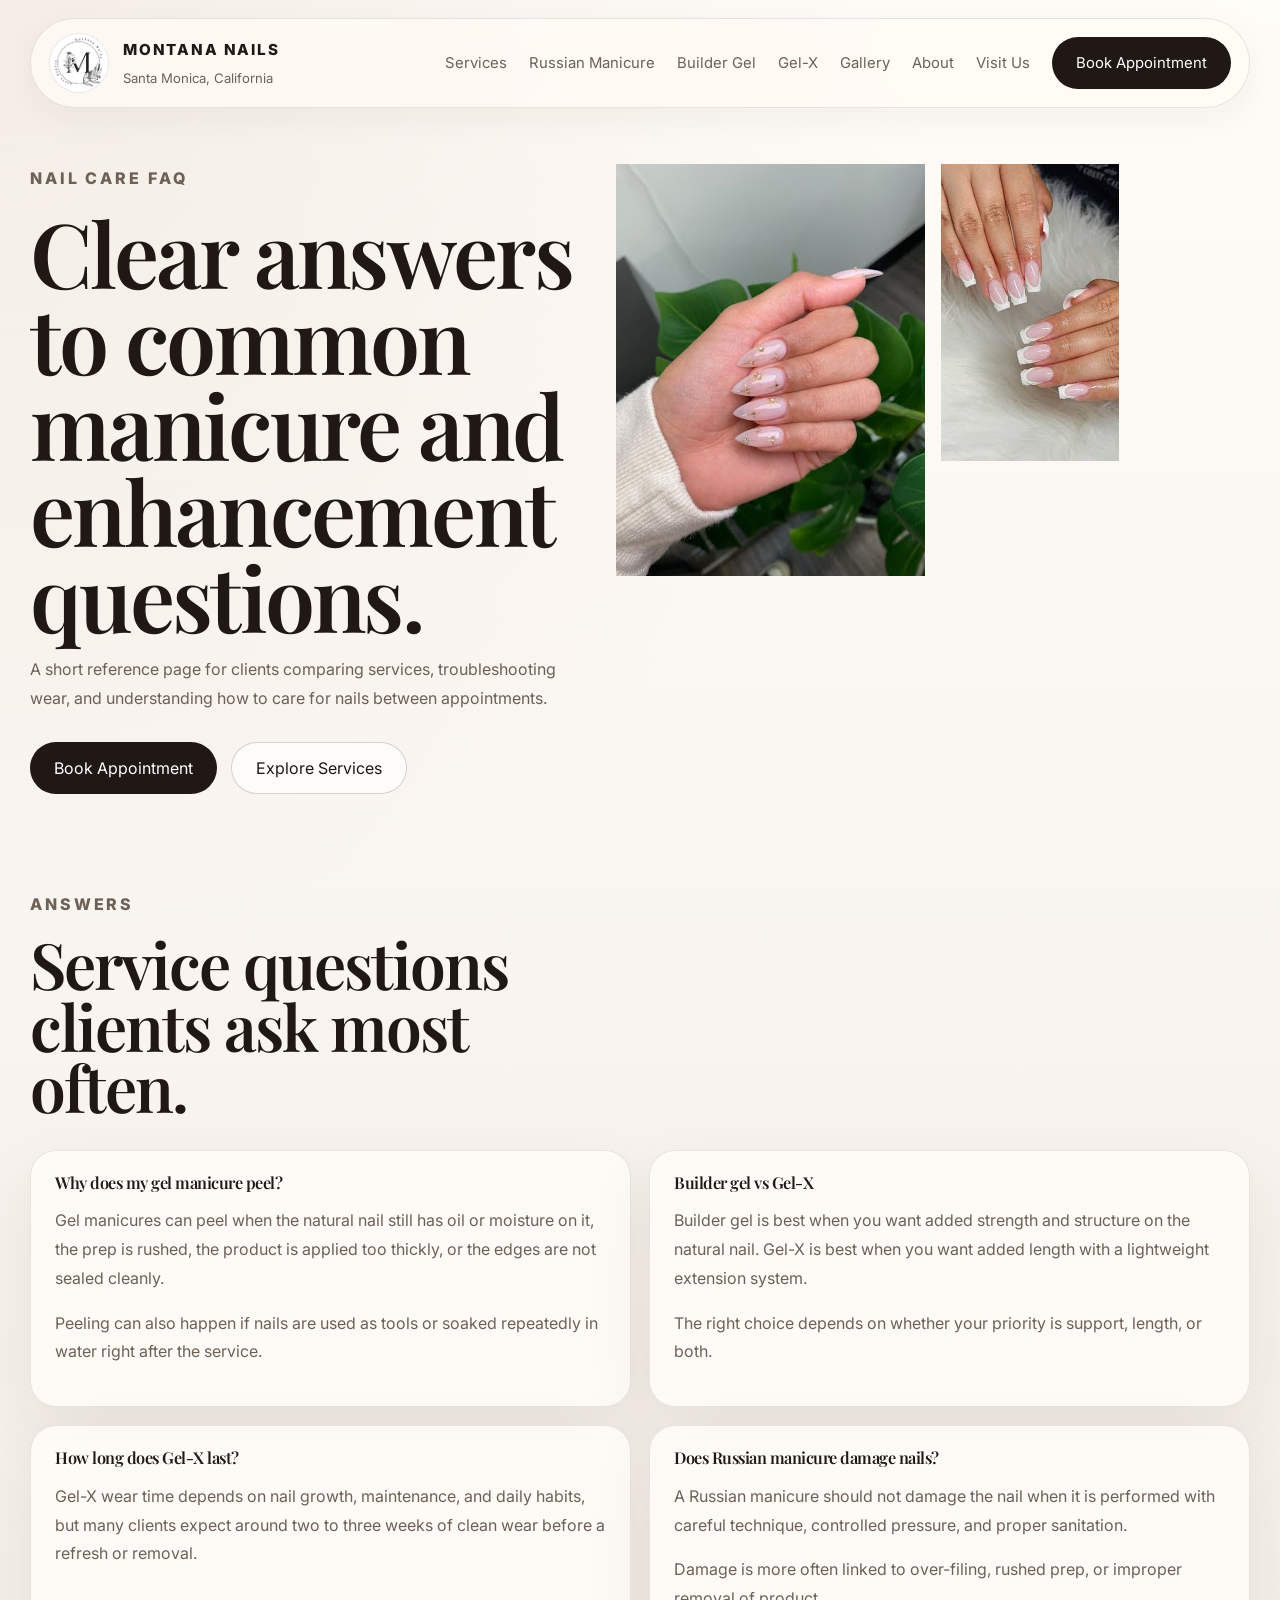
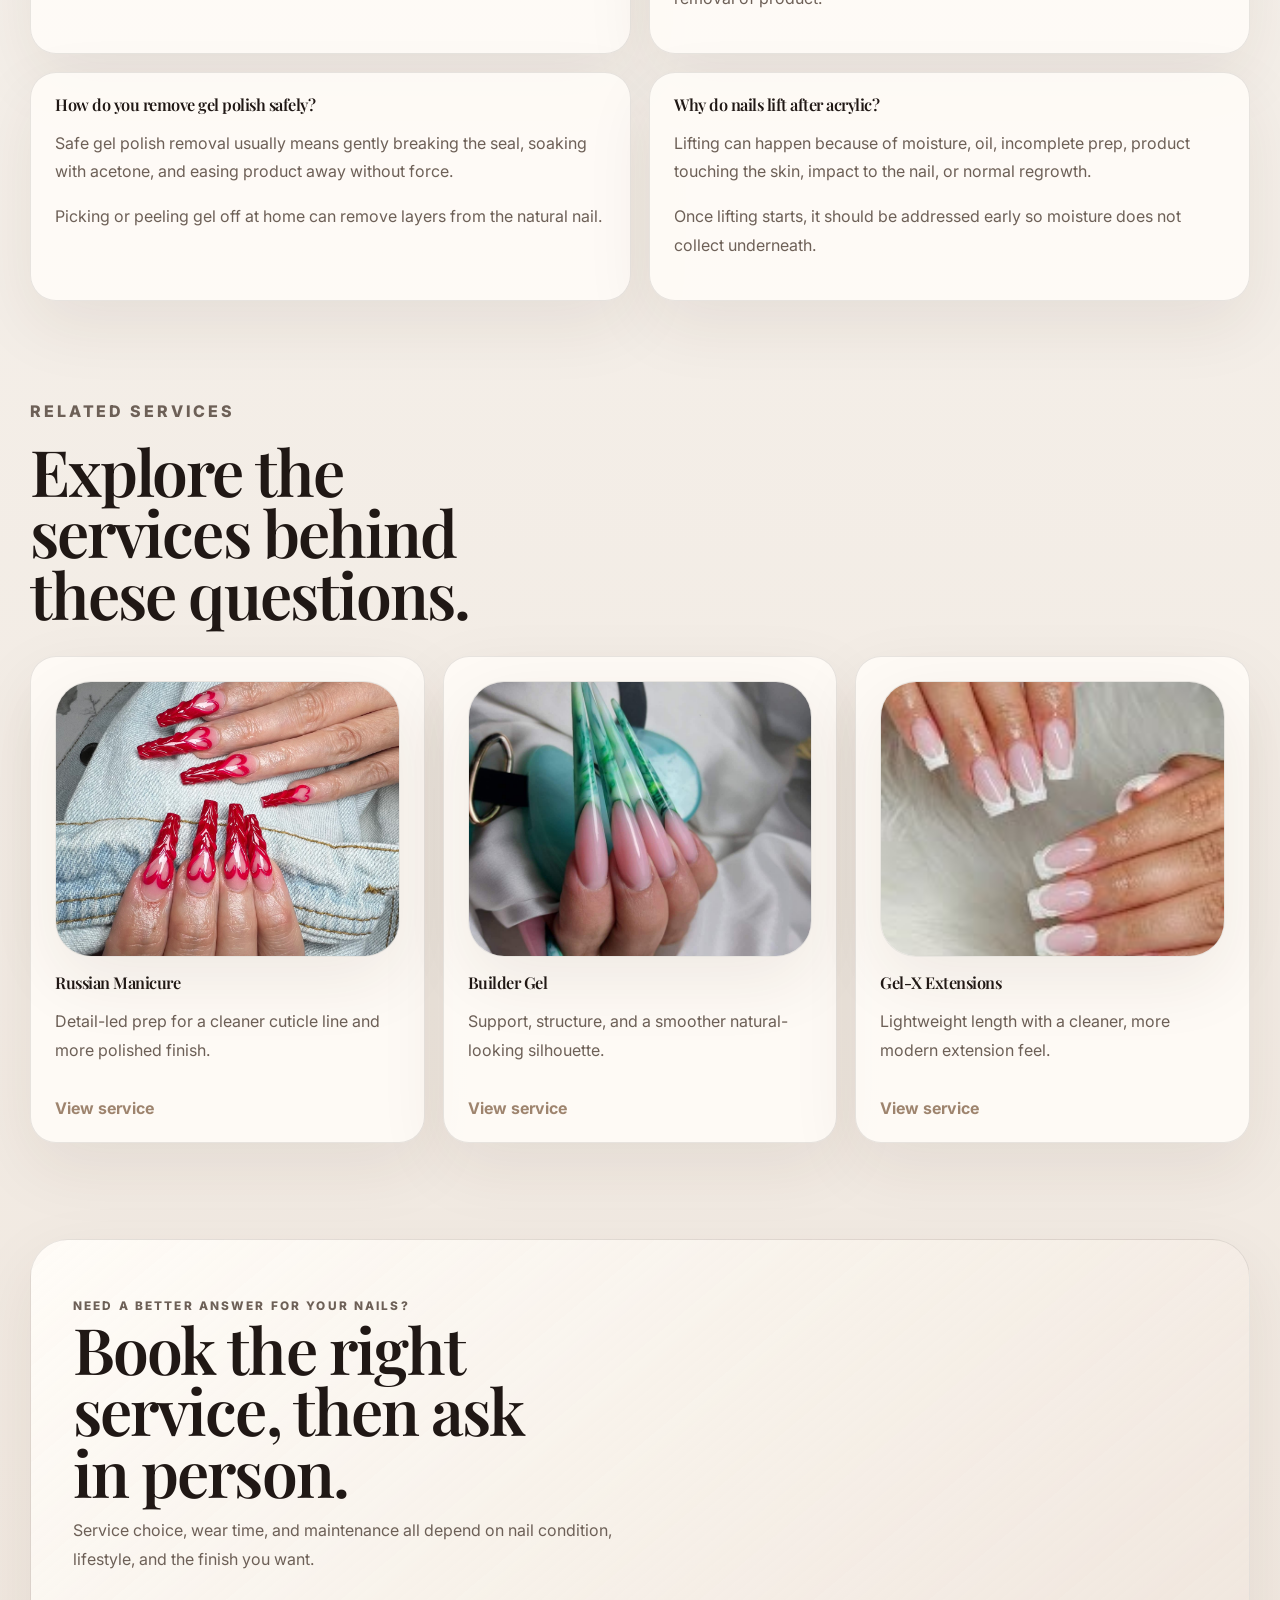
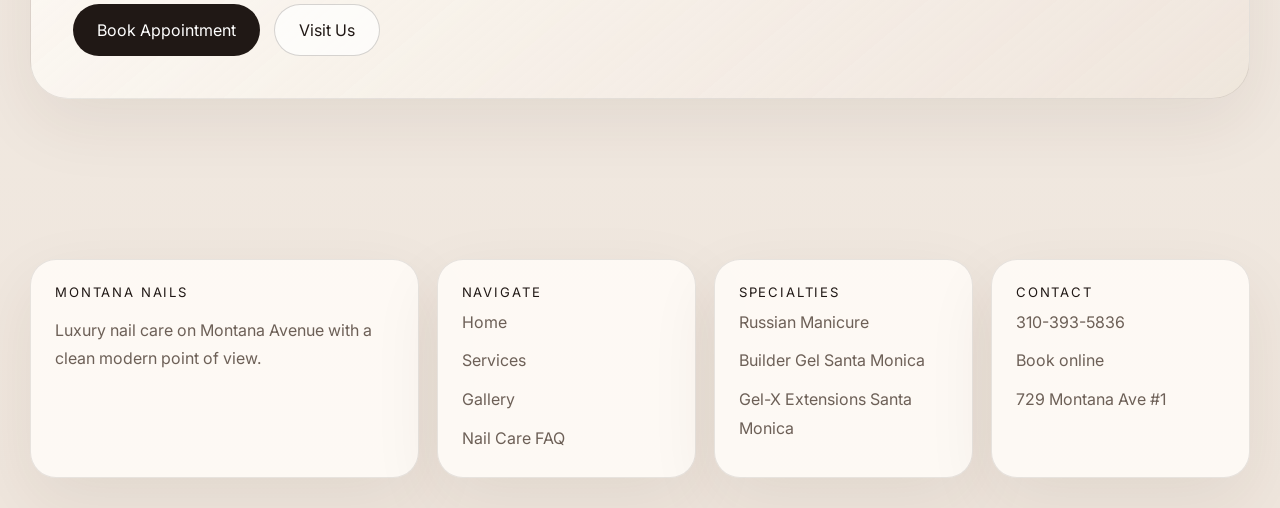
<file: nail-care-faq.html>
<!DOCTYPE html>
<html lang="en">
  <head>
    <meta charset="UTF-8" />
    <meta name="viewport" content="width=device-width, initial-scale=1.0" />
    <title>Nail Care FAQ | Montana Nails Santa Monica</title>
    <meta
      name="description"
      content="Answers to common nail care questions from Montana Nails in Santa Monica, including gel manicure peeling, builder gel vs Gel-X, Gel-X wear time, Russian manicure concerns, safe gel removal, and acrylic lifting."
    />
    <link rel="canonical" href="https://montananailssantamonica.com/nail-care-faq.html" />
    <meta property="og:title" content="Nail Care FAQ | Montana Nails Santa Monica" />
    <meta
      property="og:description"
      content="Clear answers to common manicure, builder gel, Gel-X, and nail care questions from Montana Nails."
    />
    <meta property="og:type" content="website" />
    <meta property="og:image" content="https://montananailssantamonica.com/images/hero/salon-blue-set.png" />
    <meta name="theme-color" content="#f7f3ed" />
    <script type="application/ld+json">
      {
        "@context": "https://schema.org",
        "@type": "FAQPage",
        "mainEntity": [
          {
            "@type": "Question",
            "name": "Why does my gel manicure peel?",
            "acceptedAnswer": {
              "@type": "Answer",
              "text": "Gel manicures can peel when the natural nail still has oil or moisture on it, the prep is rushed, the product is applied too thickly, or the edges are not sealed cleanly. Peeling can also happen if nails are used as tools or soaked repeatedly in water right after the service."
            }
          },
          {
            "@type": "Question",
            "name": "Builder gel vs Gel-X",
            "acceptedAnswer": {
              "@type": "Answer",
              "text": "Builder gel is best when you want added strength and structure on the natural nail. Gel-X is best when you want added length with a lightweight extension system. The right choice depends on whether your priority is support, length, or both."
            }
          },
          {
            "@type": "Question",
            "name": "How long does Gel-X last?",
            "acceptedAnswer": {
              "@type": "Answer",
              "text": "Gel-X wear time depends on nail growth, maintenance, and daily habits, but many clients expect around two to three weeks of clean wear before a refresh or removal."
            }
          },
          {
            "@type": "Question",
            "name": "Does Russian manicure damage nails?",
            "acceptedAnswer": {
              "@type": "Answer",
              "text": "A Russian manicure should not damage the nail when it is performed with careful technique, controlled pressure, and proper sanitation. Damage is more often linked to over-filing, rushed prep, or improper removal of product."
            }
          },
          {
            "@type": "Question",
            "name": "How do you remove gel polish safely?",
            "acceptedAnswer": {
              "@type": "Answer",
              "text": "Safe gel polish removal usually means gently breaking the seal, soaking with acetone, and easing product away without force. Picking or peeling gel off at home can remove layers from the natural nail."
            }
          },
          {
            "@type": "Question",
            "name": "Why do nails lift after acrylic?",
            "acceptedAnswer": {
              "@type": "Answer",
              "text": "Lifting can happen because of moisture, oil, incomplete prep, product touching the skin, impact to the nail, or normal regrowth. Once lifting starts, it should be addressed early so moisture does not collect underneath."
            }
          }
        ]
      }
    </script>
    <link rel="stylesheet" href="styles.css" />
  </head>
  <body>
    <header class="site-header">
      <a class="brand" href="index.html" aria-label="Montana Nails home">
        <span class="brand-mark"><img src="images/logo/logo.png" alt="Montana Nails logo" /></span>
        <span class="brand-copy"><strong>Montana Nails</strong><span>Santa Monica, California</span></span>
      </a>
      <button class="nav-toggle" type="button" aria-expanded="false" aria-label="Toggle navigation">
        <span></span>
        <span></span>
      </button>
      <nav class="site-nav">
        <a href="services.html">Services</a>
        <a href="russian-manicure.html">Russian Manicure</a>
        <a href="builder-gel.html">Builder Gel</a>
        <a href="gel-x.html">Gel-X</a>
        <a href="gallery.html">Gallery</a>
        <a href="about.html">About</a>
        <a href="contact.html">Visit Us</a>
        <a class="nav-cta" href="https://booking.gocheckin.net/v2/4154" target="_blank" rel="noreferrer">Book Appointment</a>
      </nav>
    </header>

    <main class="page-main">
      <section class="page-hero">
        <div class="page-intro">
          <p class="eyebrow">Nail Care FAQ</p>
          <h1>Clear answers to common manicure and enhancement questions.</h1>
          <p>
            A short reference page for clients comparing services, troubleshooting
            wear, and understanding how to care for nails between appointments.
          </p>
          <div class="hero-actions">
            <a class="button button-primary" href="https://booking.gocheckin.net/v2/4154" target="_blank" rel="noreferrer">Book Appointment</a>
            <a class="button button-secondary" href="services.html">Explore Services</a>
          </div>
        </div>
        <div class="page-image-grid">
          <article class="image-card">
            <img src="images/gallery/soft-nude-almond.jpg" alt="Soft nude manicure detail" />
          </article>
          <article class="image-card">
            <img src="images/gallery/french-pink.jpg" alt="Pink French manicure detail" />
          </article>
        </div>
      </section>

      <section class="section">
        <div class="section-heading">
          <p class="eyebrow">Answers</p>
          <h2>Service questions clients ask most often.</h2>
        </div>
        <div class="faq-grid">
          <article class="faq-card">
            <h3>Why does my gel manicure peel?</h3>
            <p>Gel manicures can peel when the natural nail still has oil or moisture on it, the prep is rushed, the product is applied too thickly, or the edges are not sealed cleanly.</p>
            <p>Peeling can also happen if nails are used as tools or soaked repeatedly in water right after the service.</p>
          </article>
          <article class="faq-card">
            <h3>Builder gel vs Gel-X</h3>
            <p>Builder gel is best when you want added strength and structure on the natural nail. Gel-X is best when you want added length with a lightweight extension system.</p>
            <p>The right choice depends on whether your priority is support, length, or both.</p>
          </article>
          <article class="faq-card">
            <h3>How long does Gel-X last?</h3>
            <p>Gel-X wear time depends on nail growth, maintenance, and daily habits, but many clients expect around two to three weeks of clean wear before a refresh or removal.</p>
          </article>
          <article class="faq-card">
            <h3>Does Russian manicure damage nails?</h3>
            <p>A Russian manicure should not damage the nail when it is performed with careful technique, controlled pressure, and proper sanitation.</p>
            <p>Damage is more often linked to over-filing, rushed prep, or improper removal of product.</p>
          </article>
          <article class="faq-card">
            <h3>How do you remove gel polish safely?</h3>
            <p>Safe gel polish removal usually means gently breaking the seal, soaking with acetone, and easing product away without force.</p>
            <p>Picking or peeling gel off at home can remove layers from the natural nail.</p>
          </article>
          <article class="faq-card">
            <h3>Why do nails lift after acrylic?</h3>
            <p>Lifting can happen because of moisture, oil, incomplete prep, product touching the skin, impact to the nail, or normal regrowth.</p>
            <p>Once lifting starts, it should be addressed early so moisture does not collect underneath.</p>
          </article>
        </div>
      </section>

      <section class="section">
        <div class="section-heading">
          <p class="eyebrow">Related Services</p>
          <h2>Explore the services behind these questions.</h2>
        </div>
        <div class="service-grid">
          <article class="service-card">
            <div class="service-image"><img src="images/gallery/red-heart-set.jpeg" alt="Russian manicure red set" /></div>
            <div><h3>Russian Manicure</h3><p class="service-copy">Detail-led prep for a cleaner cuticle line and more polished finish.</p></div>
            <a class="button-link" href="russian-manicure.html">View service</a>
          </article>
          <article class="service-card">
            <div class="service-image"><img src="images/gallery/att.gc1R3t4NPXoWXRYWJJNKYOQTlqfw0riuPXjNBomCXZU.JPG" alt="Builder gel manicure" /></div>
            <div><h3>Builder Gel</h3><p class="service-copy">Support, structure, and a smoother natural-looking silhouette.</p></div>
            <a class="button-link" href="builder-gel-santa-monica.html">View service</a>
          </article>
          <article class="service-card">
            <div class="service-image"><img src="images/gallery/french-pink.jpg" alt="Gel-X pink set" /></div>
            <div><h3>Gel-X Extensions</h3><p class="service-copy">Lightweight length with a cleaner, more modern extension feel.</p></div>
            <a class="button-link" href="gel-x-extensions-santa-monica.html">View service</a>
          </article>
        </div>
      </section>

      <section class="section">
        <div class="final-cta">
          <p class="eyebrow">Need A Better Answer For Your Nails?</p>
          <h2>Book the right service, then ask in person.</h2>
          <p>Service choice, wear time, and maintenance all depend on nail condition, lifestyle, and the finish you want.</p>
          <div class="hero-actions">
            <a class="button button-primary" href="https://booking.gocheckin.net/v2/4154" target="_blank" rel="noreferrer">Book Appointment</a>
            <a class="button button-secondary" href="contact.html">Visit Us</a>
          </div>
        </div>
      </section>
    </main>

    <footer class="site-footer">
      <div class="site-footer-inner">
        <div class="footer-grid">
          <article class="footer-card">
            <div class="footer-title">Montana Nails</div>
            <p class="footer-meta">Luxury nail care on Montana Avenue with a clean modern point of view.</p>
          </article>
          <article class="footer-card">
            <div class="footer-title">Navigate</div>
            <ul>
              <li><a href="index.html">Home</a></li>
              <li><a href="services.html">Services</a></li>
              <li><a href="gallery.html">Gallery</a></li>
              <li><a href="nail-care-faq.html">Nail Care FAQ</a></li>
            </ul>
          </article>
          <article class="footer-card">
            <div class="footer-title">Specialties</div>
            <ul>
              <li><a href="russian-manicure.html">Russian Manicure</a></li>
              <li><a href="builder-gel-santa-monica.html">Builder Gel Santa Monica</a></li>
              <li><a href="gel-x-extensions-santa-monica.html">Gel-X Extensions Santa Monica</a></li>
            </ul>
          </article>
          <article class="footer-card">
            <div class="footer-title">Contact</div>
            <ul>
              <li><a href="tel:3103935836">310-393-5836</a></li>
              <li><a href="https://booking.gocheckin.net/v2/4154" target="_blank" rel="noreferrer">Book online</a></li>
              <li>729 Montana Ave #1</li>
            </ul>
          </article>
        </div>
      </div>
    </footer>
    <script src="script.js"></script>
  </body>
</html>
</file>
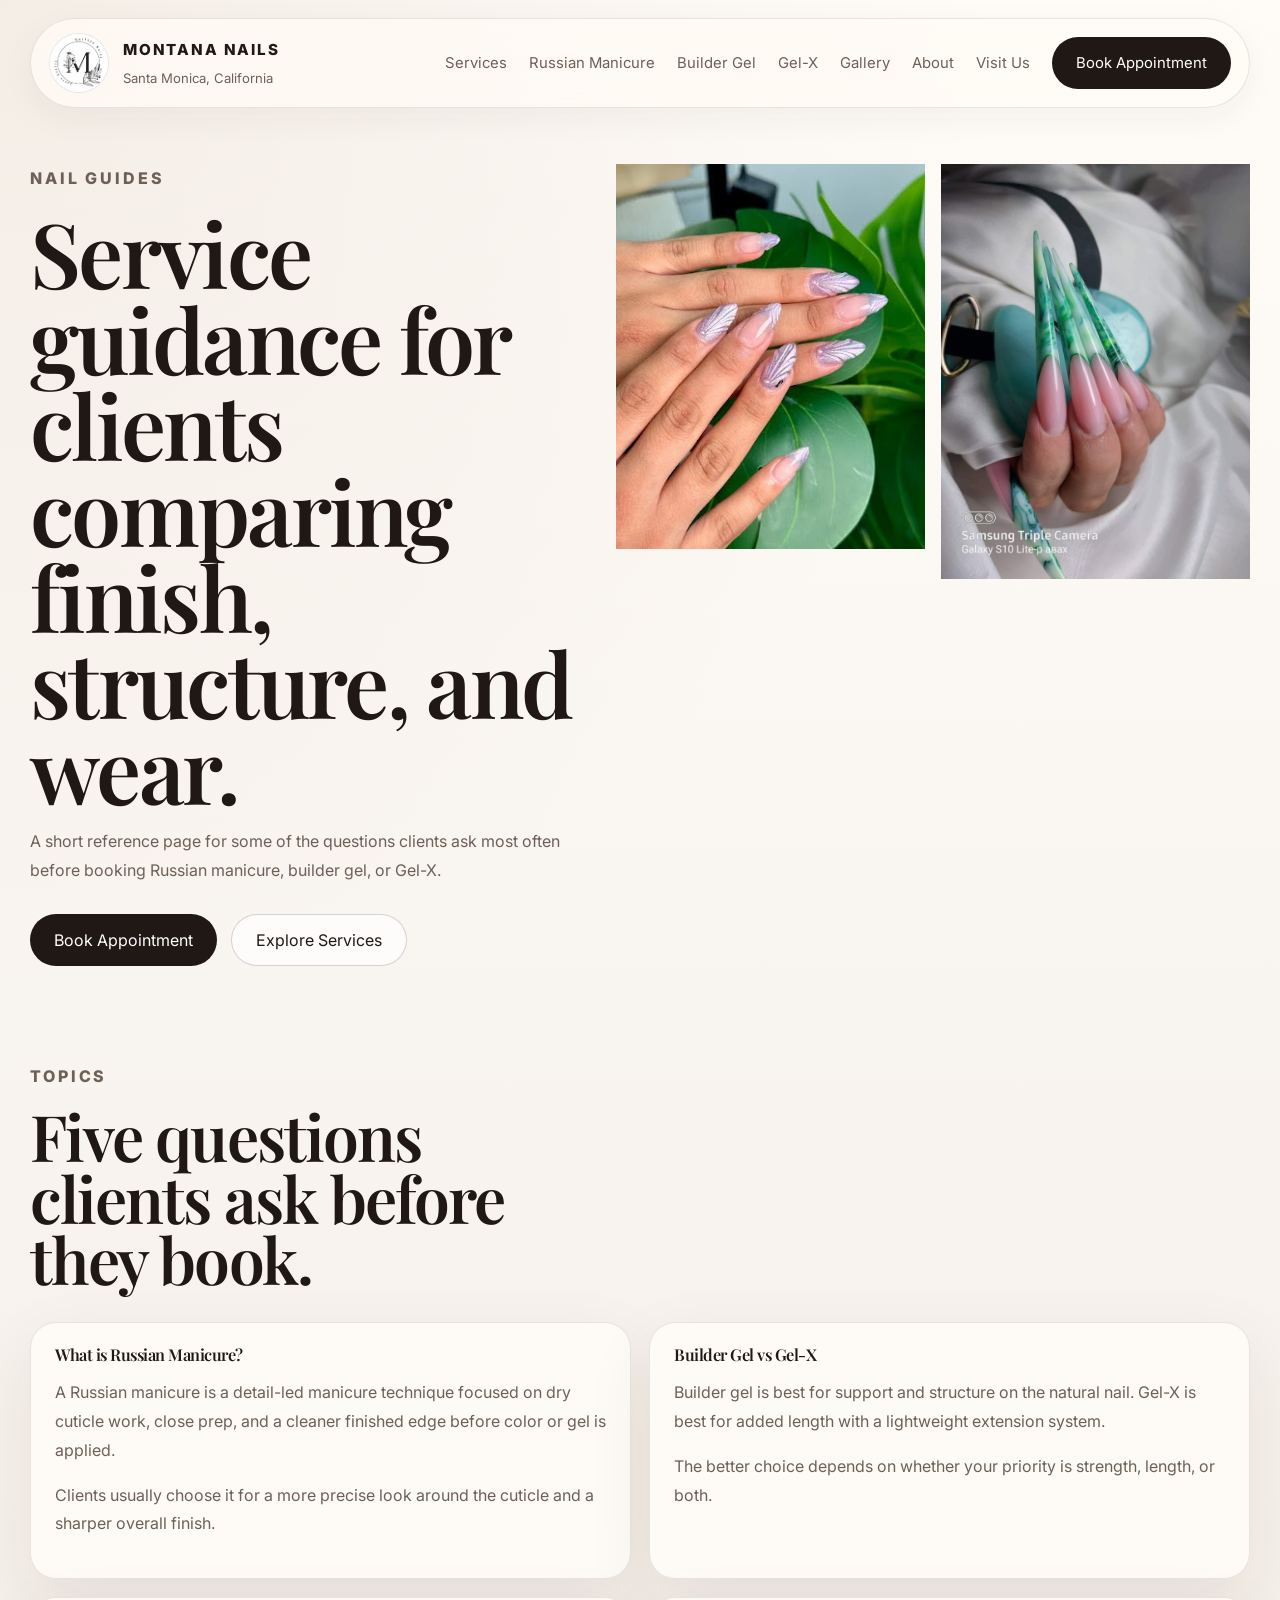
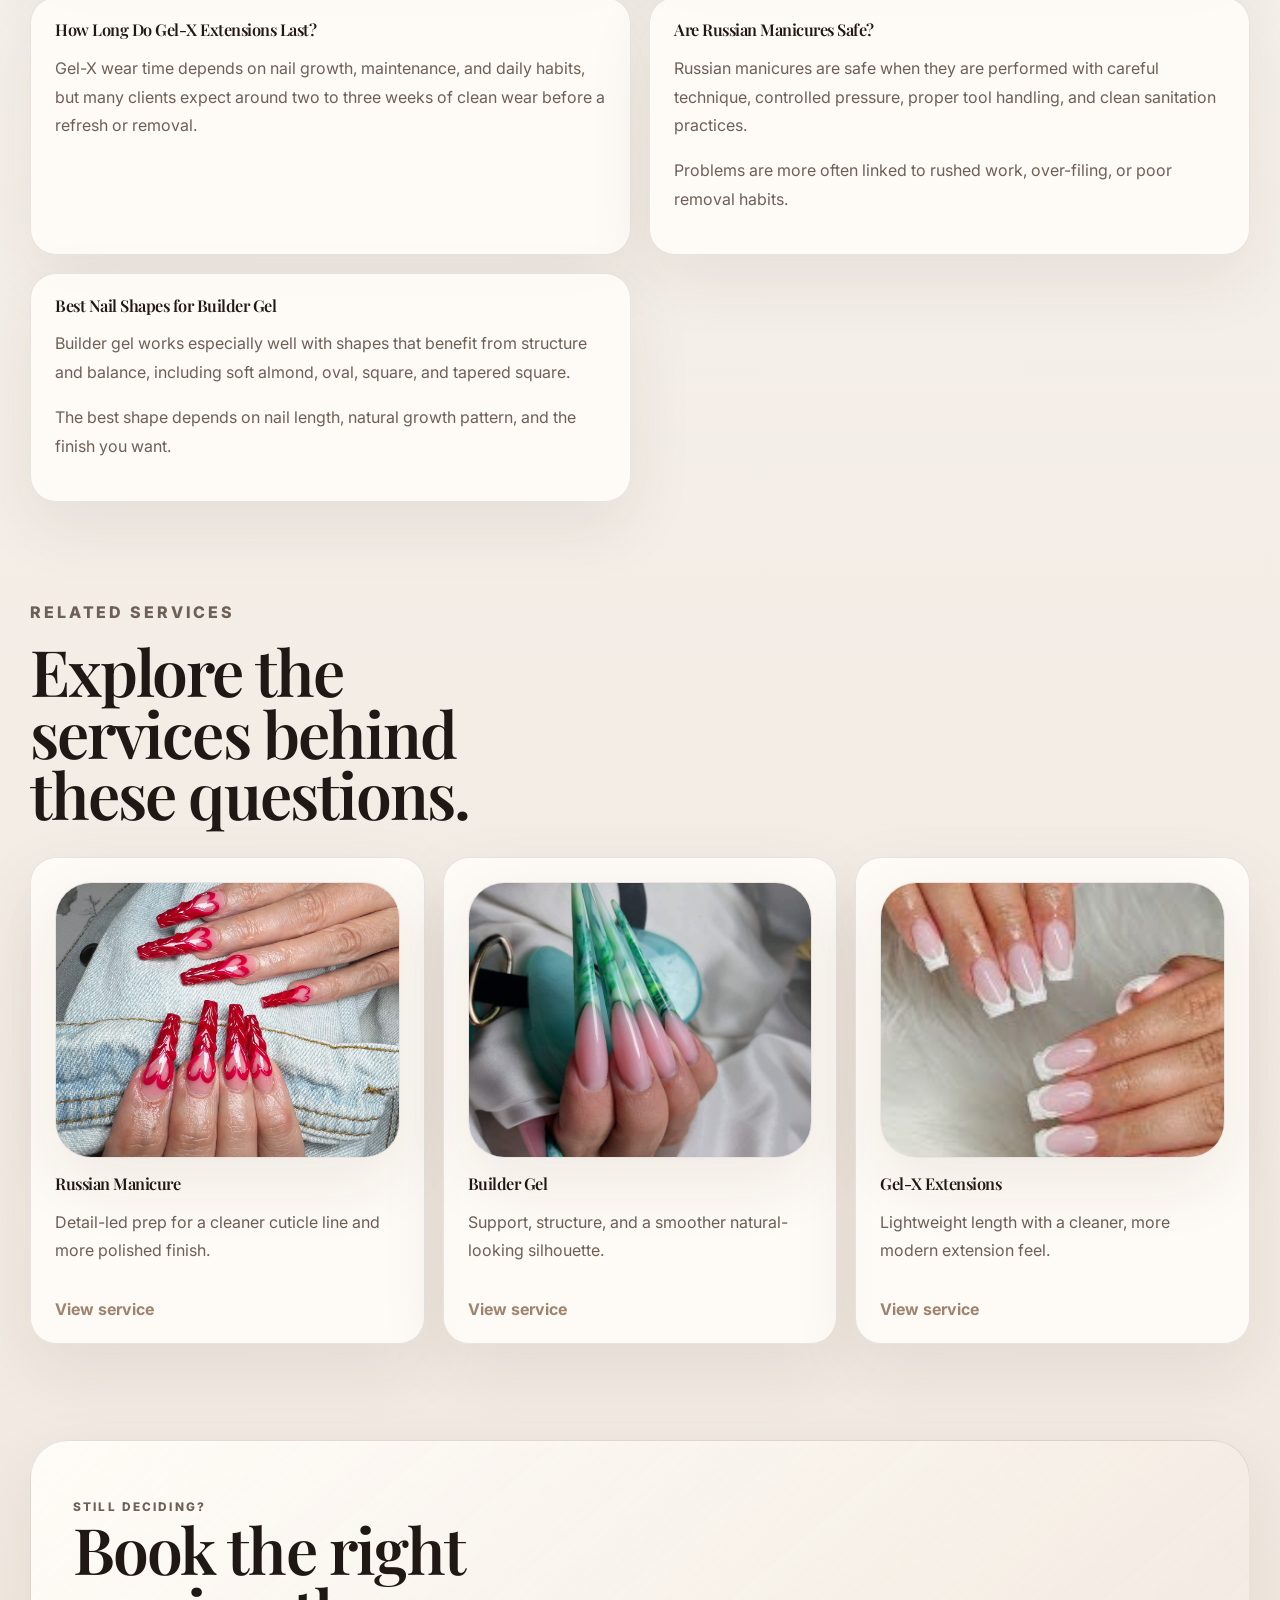
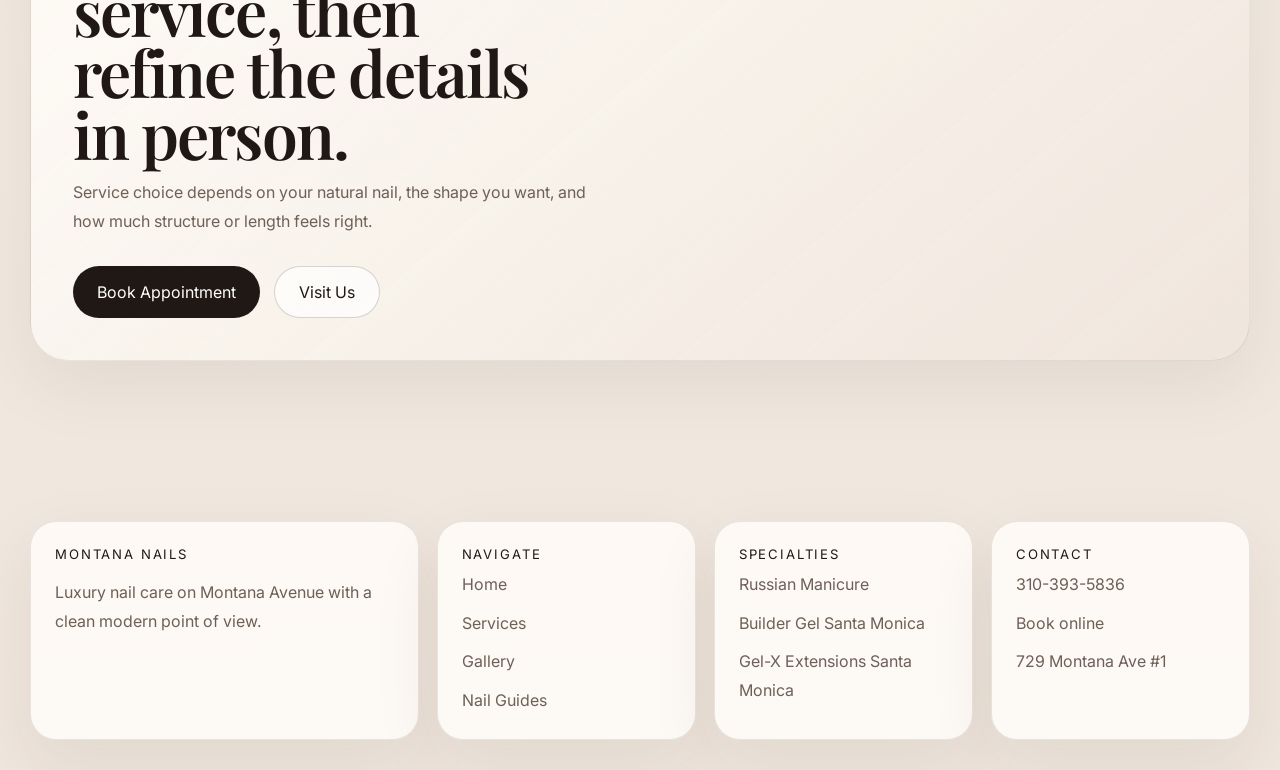
<file: nail-guides.html>
<!DOCTYPE html>
<html lang="en">
  <head>
    <meta charset="UTF-8" />
    <meta name="viewport" content="width=device-width, initial-scale=1.0" />
    <title>Nail Guides | Montana Nails Santa Monica</title>
    <meta
      name="description"
      content="Montana Nails answers common service questions about Russian manicure, builder gel vs Gel-X, Gel-X wear time, Russian manicure safety, and the best nail shapes for builder gel."
    />
    <link rel="canonical" href="https://montananailssantamonica.com/nail-guides.html" />
    <meta property="og:title" content="Nail Guides | Montana Nails Santa Monica" />
    <meta
      property="og:description"
      content="A short guide to Russian manicure, builder gel, Gel-X, wear time, safety, and shape recommendations from Montana Nails."
    />
    <meta property="og:type" content="website" />
    <meta property="og:image" content="https://montananailssantamonica.com/images/hero/salon-blue-set.png" />
    <meta name="theme-color" content="#f7f3ed" />
    <script type="application/ld+json">
      {
        "@context": "https://schema.org",
        "@type": "FAQPage",
        "mainEntity": [
          {
            "@type": "Question",
            "name": "What is Russian Manicure?",
            "acceptedAnswer": {
              "@type": "Answer",
              "text": "A Russian manicure is a detail-led manicure technique focused on dry cuticle work, close prep, and a cleaner finished edge before color or gel is applied."
            }
          },
          {
            "@type": "Question",
            "name": "Builder Gel vs Gel-X",
            "acceptedAnswer": {
              "@type": "Answer",
              "text": "Builder gel is best for support and structure on the natural nail. Gel-X is best for added length with a lightweight extension system. The better choice depends on whether your priority is strength, length, or both."
            }
          },
          {
            "@type": "Question",
            "name": "How Long Do Gel-X Extensions Last?",
            "acceptedAnswer": {
              "@type": "Answer",
              "text": "Gel-X wear time depends on nail growth, maintenance, and daily habits, but many clients expect around two to three weeks of clean wear before a refresh or removal."
            }
          },
          {
            "@type": "Question",
            "name": "Are Russian Manicures Safe?",
            "acceptedAnswer": {
              "@type": "Answer",
              "text": "Russian manicures are safe when they are performed with careful technique, controlled pressure, proper tool handling, and clean sanitation practices. Problems are more often linked to rushed work or over-filing."
            }
          },
          {
            "@type": "Question",
            "name": "Best Nail Shapes for Builder Gel",
            "acceptedAnswer": {
              "@type": "Answer",
              "text": "Builder gel works especially well with shapes that benefit from structure and balance, including soft almond, oval, square, and tapered square. The best shape depends on nail length, natural growth pattern, and the finish you want."
            }
          }
        ]
      }
    </script>
    <link rel="stylesheet" href="styles.css" />
  </head>
  <body>
    <header class="site-header">
      <a class="brand" href="index.html" aria-label="Montana Nails home">
        <span class="brand-mark"><img src="images/logo/logo.png" alt="Montana Nails logo" /></span>
        <span class="brand-copy"><strong>Montana Nails</strong><span>Santa Monica, California</span></span>
      </a>
      <button class="nav-toggle" type="button" aria-expanded="false" aria-label="Toggle navigation">
        <span></span>
        <span></span>
      </button>
      <nav class="site-nav">
        <a href="services.html">Services</a>
        <a href="russian-manicure.html">Russian Manicure</a>
        <a href="builder-gel.html">Builder Gel</a>
        <a href="gel-x.html">Gel-X</a>
        <a href="gallery.html">Gallery</a>
        <a href="about.html">About</a>
        <a href="contact.html">Visit Us</a>
        <a class="nav-cta" href="https://booking.gocheckin.net/v2/4154" target="_blank" rel="noreferrer">Book Appointment</a>
      </nav>
    </header>

    <main class="page-main">
      <section class="page-hero">
        <div class="page-intro">
          <p class="eyebrow">Nail Guides</p>
          <h1>Service guidance for clients comparing finish, structure, and wear.</h1>
          <p>
            A short reference page for some of the questions clients ask most
            often before booking Russian manicure, builder gel, or Gel-X.
          </p>
          <div class="hero-actions">
            <a class="button button-primary" href="https://booking.gocheckin.net/v2/4154" target="_blank" rel="noreferrer">Book Appointment</a>
            <a class="button button-secondary" href="services.html">Explore Services</a>
          </div>
        </div>
        <div class="page-image-grid">
          <article class="image-card">
            <img src="images/gallery/soft-pink-leaf.jpg" alt="Soft pink almond manicure" />
          </article>
          <article class="image-card">
            <img src="images/gallery/att.gc1R3t4NPXoWXRYWJJNKYOQTlqfw0riuPXjNBomCXZU.JPG" alt="Green marble builder gel manicure" />
          </article>
        </div>
      </section>

      <section class="section">
        <div class="section-heading">
          <p class="eyebrow">Topics</p>
          <h2>Five questions clients ask before they book.</h2>
        </div>
        <div class="faq-grid">
          <article class="faq-card">
            <h3>What is Russian Manicure?</h3>
            <p>A Russian manicure is a detail-led manicure technique focused on dry cuticle work, close prep, and a cleaner finished edge before color or gel is applied.</p>
            <p>Clients usually choose it for a more precise look around the cuticle and a sharper overall finish.</p>
          </article>
          <article class="faq-card">
            <h3>Builder Gel vs Gel-X</h3>
            <p>Builder gel is best for support and structure on the natural nail. Gel-X is best for added length with a lightweight extension system.</p>
            <p>The better choice depends on whether your priority is strength, length, or both.</p>
          </article>
          <article class="faq-card">
            <h3>How Long Do Gel-X Extensions Last?</h3>
            <p>Gel-X wear time depends on nail growth, maintenance, and daily habits, but many clients expect around two to three weeks of clean wear before a refresh or removal.</p>
          </article>
          <article class="faq-card">
            <h3>Are Russian Manicures Safe?</h3>
            <p>Russian manicures are safe when they are performed with careful technique, controlled pressure, proper tool handling, and clean sanitation practices.</p>
            <p>Problems are more often linked to rushed work, over-filing, or poor removal habits.</p>
          </article>
          <article class="faq-card">
            <h3>Best Nail Shapes for Builder Gel</h3>
            <p>Builder gel works especially well with shapes that benefit from structure and balance, including soft almond, oval, square, and tapered square.</p>
            <p>The best shape depends on nail length, natural growth pattern, and the finish you want.</p>
          </article>
        </div>
      </section>

      <section class="section">
        <div class="section-heading">
          <p class="eyebrow">Related Services</p>
          <h2>Explore the services behind these questions.</h2>
        </div>
        <div class="service-grid">
          <article class="service-card">
            <div class="service-image"><img src="images/gallery/red-heart-set.jpeg" alt="Russian manicure red editorial set" /></div>
            <div><h3>Russian Manicure</h3><p class="service-copy">Detail-led prep for a cleaner cuticle line and more polished finish.</p></div>
            <a class="button-link" href="russian-manicure.html">View service</a>
          </article>
          <article class="service-card">
            <div class="service-image"><img src="images/gallery/att.gc1R3t4NPXoWXRYWJJNKYOQTlqfw0riuPXjNBomCXZU.JPG" alt="Builder gel manicure" /></div>
            <div><h3>Builder Gel</h3><p class="service-copy">Support, structure, and a smoother natural-looking silhouette.</p></div>
            <a class="button-link" href="builder-gel-santa-monica.html">View service</a>
          </article>
          <article class="service-card">
            <div class="service-image"><img src="images/gallery/french-pink.jpg" alt="Gel-X pink extension set" /></div>
            <div><h3>Gel-X Extensions</h3><p class="service-copy">Lightweight length with a cleaner, more modern extension feel.</p></div>
            <a class="button-link" href="gel-x-extensions-santa-monica.html">View service</a>
          </article>
        </div>
      </section>

      <section class="section">
        <div class="final-cta">
          <p class="eyebrow">Still Deciding?</p>
          <h2>Book the right service, then refine the details in person.</h2>
          <p>Service choice depends on your natural nail, the shape you want, and how much structure or length feels right.</p>
          <div class="hero-actions">
            <a class="button button-primary" href="https://booking.gocheckin.net/v2/4154" target="_blank" rel="noreferrer">Book Appointment</a>
            <a class="button button-secondary" href="contact.html">Visit Us</a>
          </div>
        </div>
      </section>
    </main>

    <footer class="site-footer">
      <div class="site-footer-inner">
        <div class="footer-grid">
          <article class="footer-card">
            <div class="footer-title">Montana Nails</div>
            <p class="footer-meta">Luxury nail care on Montana Avenue with a clean modern point of view.</p>
          </article>
          <article class="footer-card">
            <div class="footer-title">Navigate</div>
            <ul>
              <li><a href="index.html">Home</a></li>
              <li><a href="services.html">Services</a></li>
              <li><a href="gallery.html">Gallery</a></li>
              <li><a href="nail-guides.html">Nail Guides</a></li>
            </ul>
          </article>
          <article class="footer-card">
            <div class="footer-title">Specialties</div>
            <ul>
              <li><a href="russian-manicure.html">Russian Manicure</a></li>
              <li><a href="builder-gel-santa-monica.html">Builder Gel Santa Monica</a></li>
              <li><a href="gel-x-extensions-santa-monica.html">Gel-X Extensions Santa Monica</a></li>
            </ul>
          </article>
          <article class="footer-card">
            <div class="footer-title">Contact</div>
            <ul>
              <li><a href="tel:3103935836">310-393-5836</a></li>
              <li><a href="https://booking.gocheckin.net/v2/4154" target="_blank" rel="noreferrer">Book online</a></li>
              <li>729 Montana Ave #1</li>
            </ul>
          </article>
        </div>
      </div>
    </footer>
    <script src="script.js"></script>
  </body>
</html>
</file>
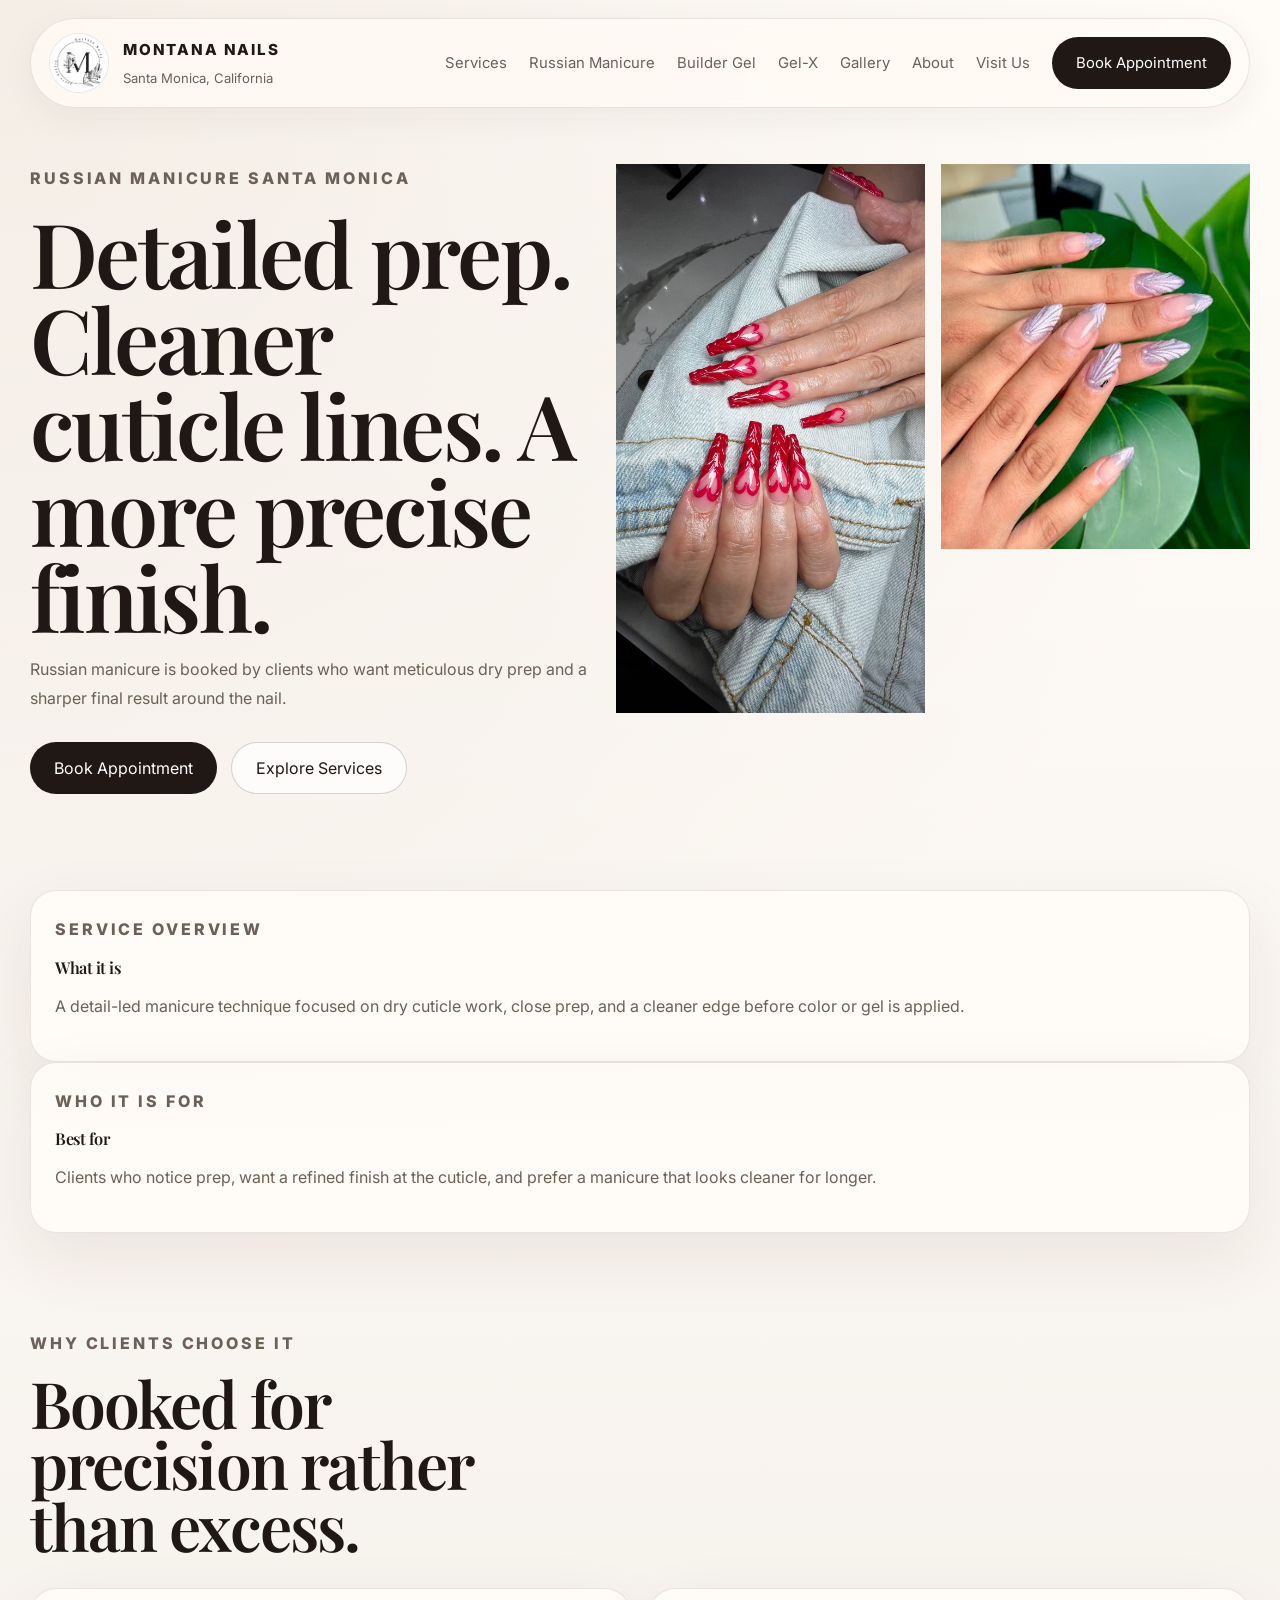
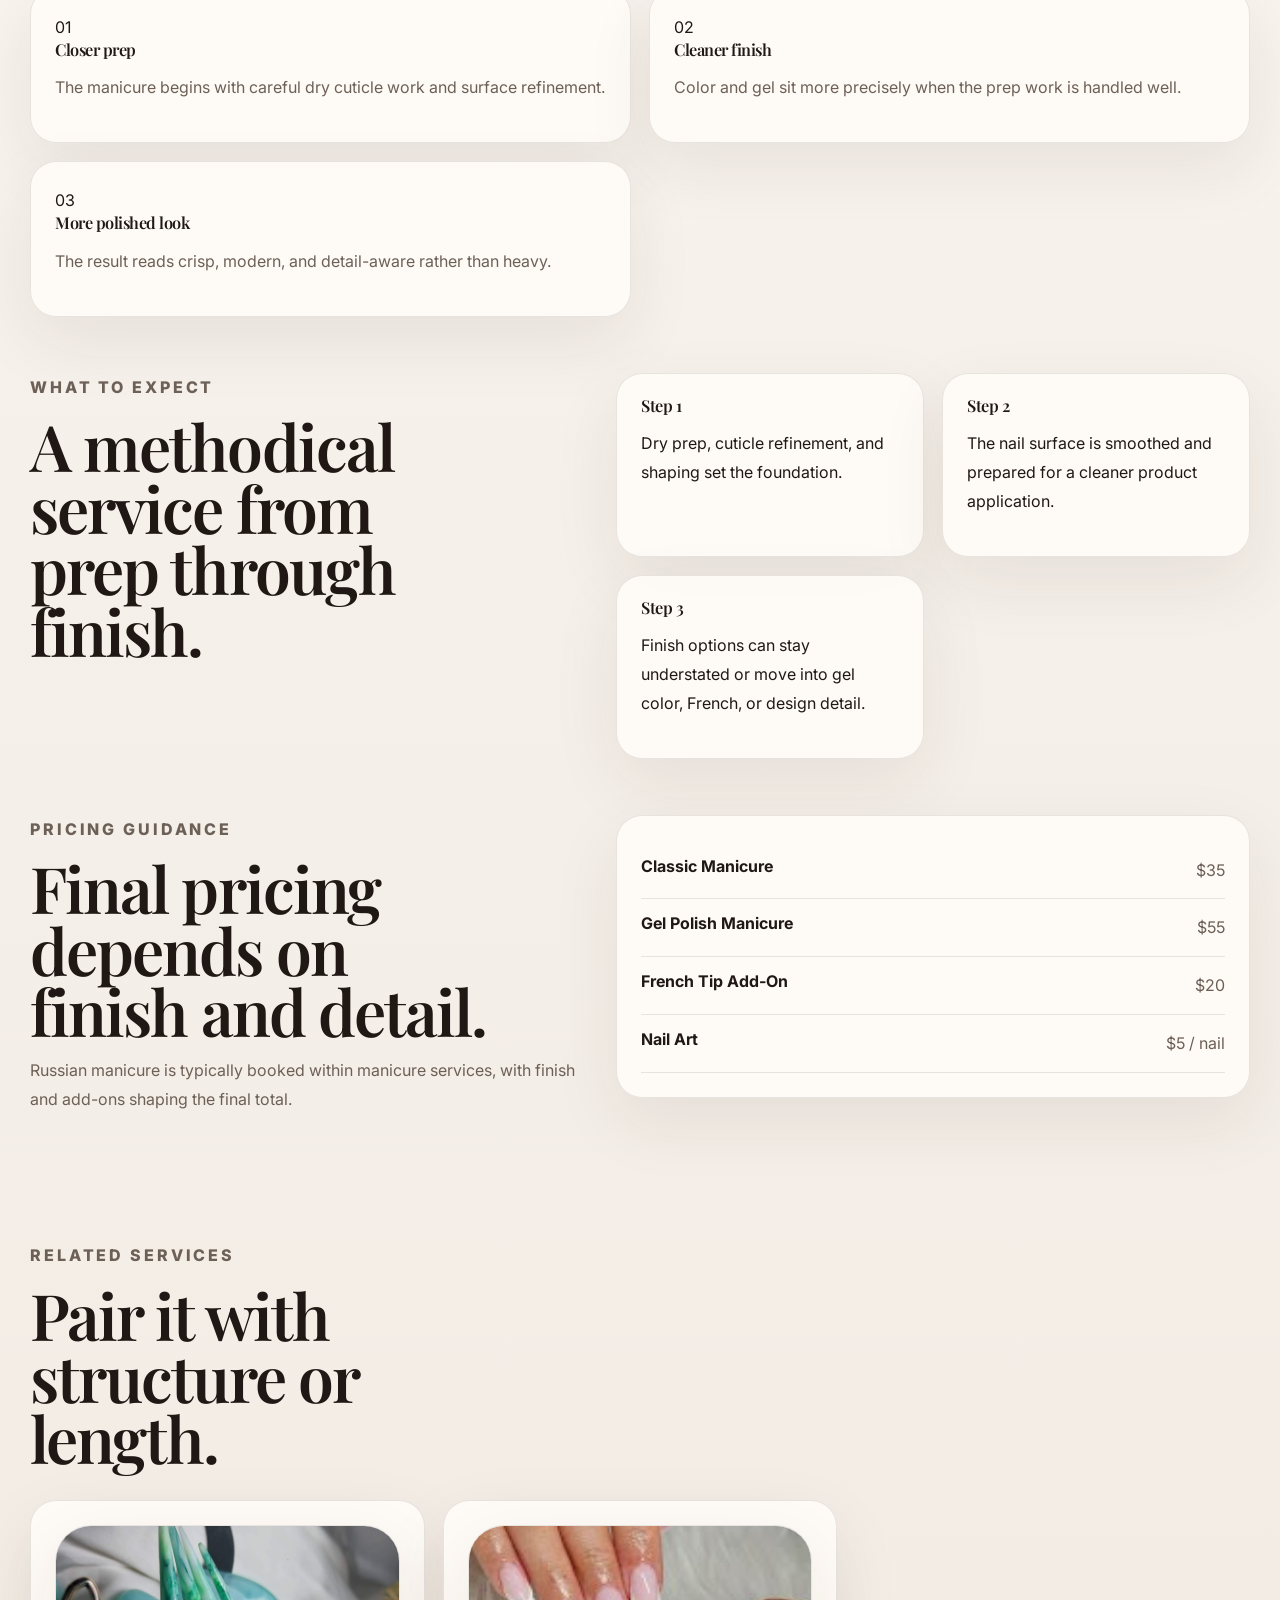
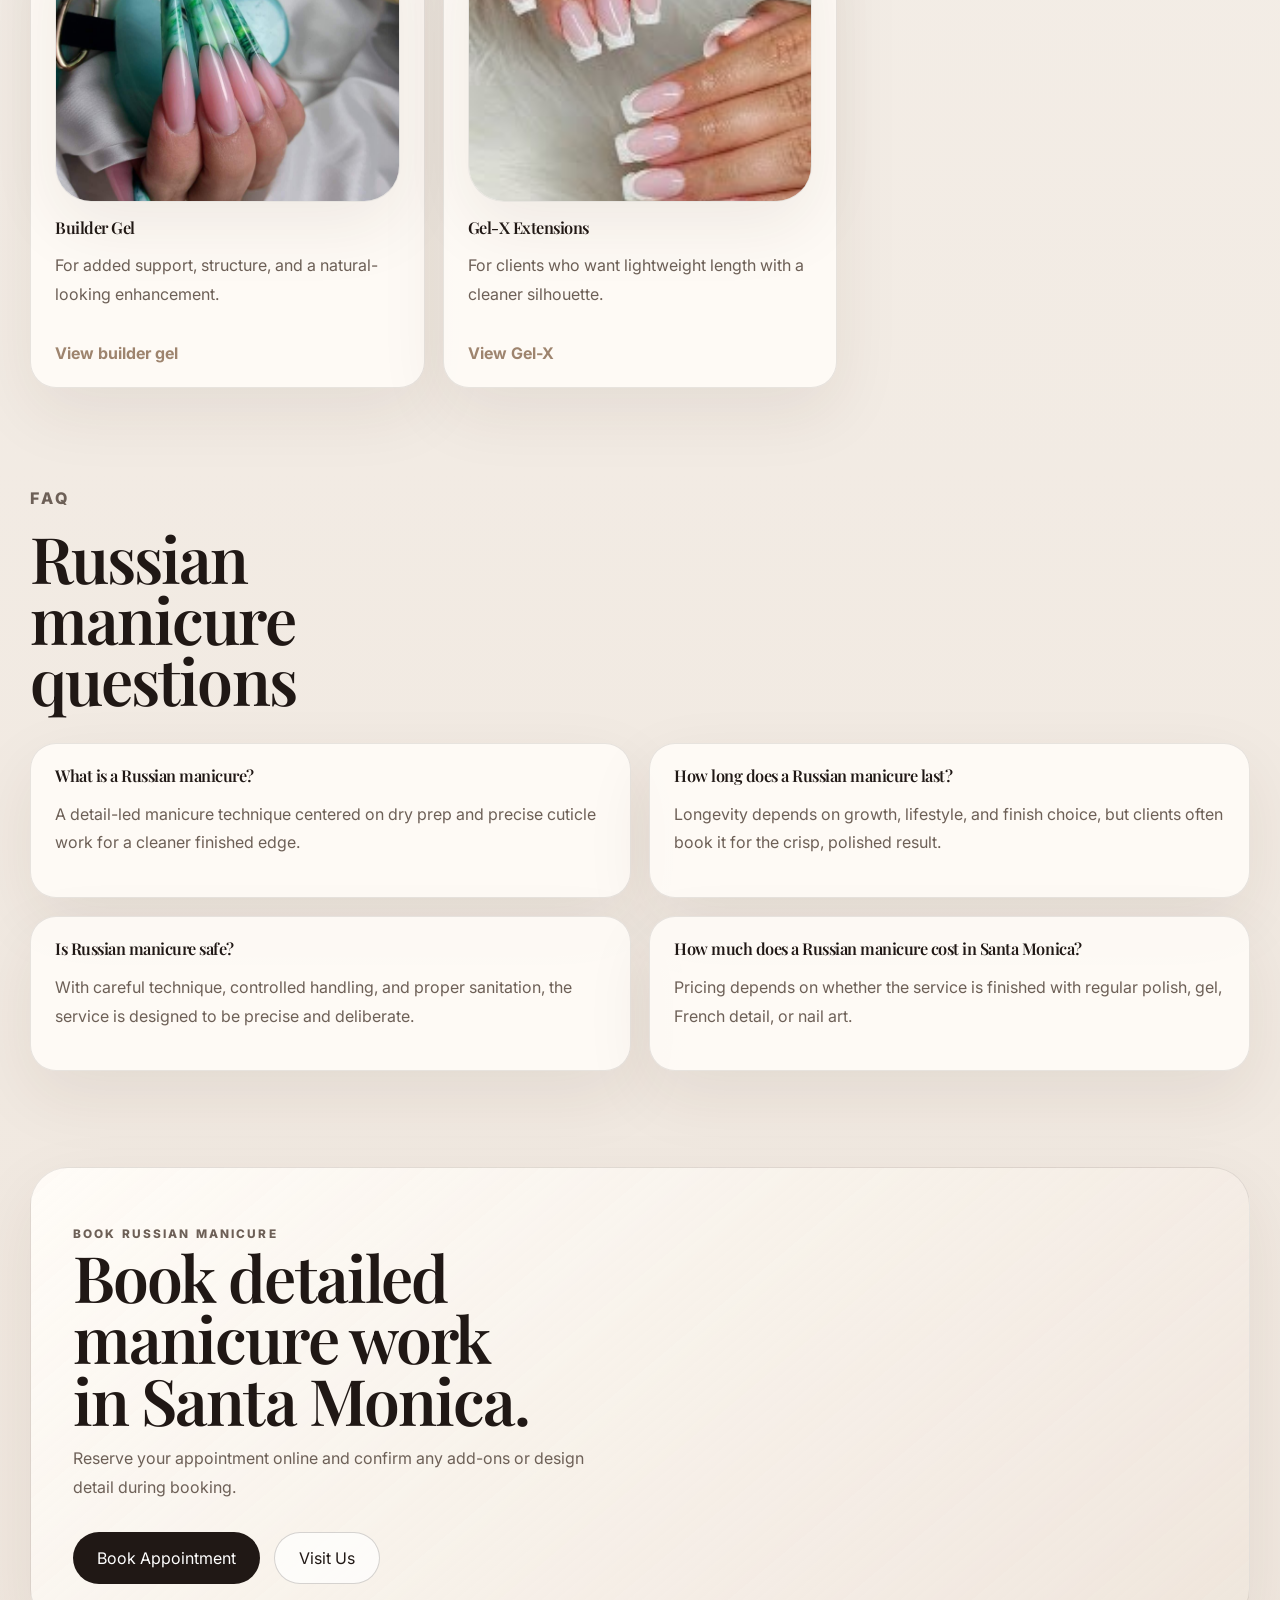
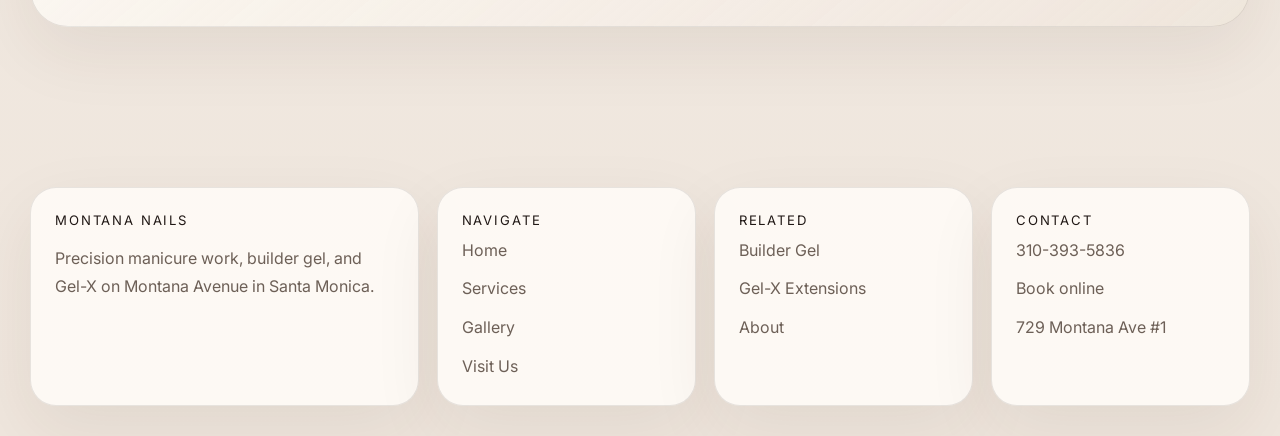
<file: russian-manicure.html>
<!DOCTYPE html>
<html lang="en">
  <head>
    <meta charset="UTF-8" />
    <meta name="viewport" content="width=device-width, initial-scale=1.0" />
    <title>Russian Manicure Santa Monica | Montana Nails</title>
    <meta
      name="description"
      content="Russian manicure in Santa Monica at Montana Nails, with detailed dry prep, precise cuticle work, and a clean modern finish."
    />
    <link rel="canonical" href="https://montananailssantamonica.com/russian-manicure.html" />
    <meta property="og:title" content="Russian Manicure Santa Monica | Montana Nails" />
    <meta
      property="og:description"
      content="Detailed dry prep, clean cuticle work, and a more refined finish at Montana Nails on Montana Avenue."
    />
    <meta property="og:type" content="website" />
    <meta property="og:image" content="https://montananailssantamonica.com/images/gallery/red-heart-set.jpeg" />
    <meta name="theme-color" content="#f7f3ed" />
    <script type="application/ld+json">
      {
        "@context": "https://schema.org",
        "@type": "NailSalon",
        "name": "Montana Nails",
        "url": "https://montananailssantamonica.com/russian-manicure.html",
        "telephone": "+13103935836",
        "address": {
          "@type": "PostalAddress",
          "streetAddress": "729 Montana Ave #1",
          "addressLocality": "Santa Monica",
          "addressRegion": "CA",
          "postalCode": "90403",
          "addressCountry": "US"
        }
      }
    </script>
    <link rel="stylesheet" href="styles.css" />
  </head>
  <body>
    <header class="site-header">
      <a class="brand" href="index.html" aria-label="Montana Nails home">
        <span class="brand-mark"><img src="images/logo/logo.png" alt="Montana Nails logo" /></span>
        <span class="brand-copy"><strong>Montana Nails</strong><span>Santa Monica, California</span></span>
      </a>
      <button class="nav-toggle" type="button" aria-expanded="false" aria-label="Toggle navigation">
        <span></span>
        <span></span>
      </button>
      <nav class="site-nav">
        <a href="services.html">Services</a>
        <a href="russian-manicure.html">Russian Manicure</a>
        <a href="builder-gel.html">Builder Gel</a>
        <a href="gel-x.html">Gel-X</a>
        <a href="gallery.html">Gallery</a>
        <a href="about.html">About</a>
        <a href="contact.html">Visit Us</a>
        <a class="nav-cta" href="https://booking.gocheckin.net/v2/4154" target="_blank" rel="noreferrer">Book Appointment</a>
      </nav>
    </header>

    <main class="page-main">
      <section class="page-hero">
        <div class="page-intro">
          <p class="eyebrow">Russian Manicure Santa Monica</p>
          <h1>Detailed prep. Cleaner cuticle lines. A more precise finish.</h1>
          <p>
            Russian manicure is booked by clients who want meticulous dry prep
            and a sharper final result around the nail.
          </p>
          <div class="hero-actions">
            <a class="button button-primary" href="https://booking.gocheckin.net/v2/4154" target="_blank" rel="noreferrer">Book Appointment</a>
            <a class="button button-secondary" href="services.html">Explore Services</a>
          </div>
        </div>
        <div class="page-image-grid">
          <article class="image-card">
            <img src="images/gallery/red-heart-set.jpeg" alt="Russian manicure red editorial nail set" />
          </article>
          <article class="image-card">
            <img src="images/gallery/soft-pink-leaf.jpg" alt="Soft pink manicure with precise cuticle work" />
          </article>
        </div>
      </section>

      <section class="section">
        <div class="pricing-grid">
          <article class="contact-card">
            <p class="eyebrow">Service Overview</p>
            <h3>What it is</h3>
            <p>
              A detail-led manicure technique focused on dry cuticle work,
              close prep, and a cleaner edge before color or gel is applied.
            </p>
          </article>
          <article class="contact-card">
            <p class="eyebrow">Who it is for</p>
            <h3>Best for</h3>
            <p>
              Clients who notice prep, want a refined finish at the cuticle,
              and prefer a manicure that looks cleaner for longer.
            </p>
          </article>
        </div>
      </section>

      <section class="section">
        <div class="section-heading">
          <p class="eyebrow">Why Clients Choose It</p>
          <h2>Booked for precision rather than excess.</h2>
        </div>
        <div class="detail-grid">
          <article class="experience-card">
            <span class="icon-mark">01</span>
            <h3>Closer prep</h3>
            <p>The manicure begins with careful dry cuticle work and surface refinement.</p>
          </article>
          <article class="experience-card">
            <span class="icon-mark">02</span>
            <h3>Cleaner finish</h3>
            <p>Color and gel sit more precisely when the prep work is handled well.</p>
          </article>
          <article class="experience-card">
            <span class="icon-mark">03</span>
            <h3>More polished look</h3>
            <p>The result reads crisp, modern, and detail-aware rather than heavy.</p>
          </article>
        </div>
      </section>

      <section class="section service-layout">
        <div class="section-heading">
          <p class="eyebrow">What To Expect</p>
          <h2>A methodical service from prep through finish.</h2>
        </div>
        <div class="detail-grid">
          <article class="menu-card">
            <h3>Step 1</h3>
            <p>Dry prep, cuticle refinement, and shaping set the foundation.</p>
          </article>
          <article class="menu-card">
            <h3>Step 2</h3>
            <p>The nail surface is smoothed and prepared for a cleaner product application.</p>
          </article>
          <article class="menu-card">
            <h3>Step 3</h3>
            <p>Finish options can stay understated or move into gel color, French, or design detail.</p>
          </article>
        </div>
      </section>

      <section class="section service-layout">
        <div class="section-heading">
          <p class="eyebrow">Pricing Guidance</p>
          <h2>Final pricing depends on finish and detail.</h2>
          <p>Russian manicure is typically booked within manicure services, with finish and add-ons shaping the final total.</p>
        </div>
        <article class="menu-card">
          <div class="menu-list">
            <div class="menu-item"><strong>Classic Manicure</strong><span>$35</span></div>
            <div class="menu-item"><strong>Gel Polish Manicure</strong><span>$55</span></div>
            <div class="menu-item"><strong>French Tip Add-On</strong><span>$20</span></div>
            <div class="menu-item"><strong>Nail Art</strong><span>$5 / nail</span></div>
          </div>
        </article>
      </section>

      <section class="section">
        <div class="section-heading">
          <p class="eyebrow">Related Services</p>
          <h2>Pair it with structure or length.</h2>
        </div>
        <div class="service-grid">
          <article class="service-card">
            <div class="service-image"><img src="images/gallery/att.gc1R3t4NPXoWXRYWJJNKYOQTlqfw0riuPXjNBomCXZU.JPG" alt="Builder gel green marble set" /></div>
            <div><h3>Builder Gel</h3><p class="service-copy">For added support, structure, and a natural-looking enhancement.</p></div>
            <a class="button-link" href="builder-gel.html">View builder gel</a>
          </article>
          <article class="service-card">
            <div class="service-image"><img src="images/gallery/french-pink.jpg" alt="Pink Gel-X extension set" /></div>
            <div><h3>Gel-X Extensions</h3><p class="service-copy">For clients who want lightweight length with a cleaner silhouette.</p></div>
            <a class="button-link" href="gel-x.html">View Gel-X</a>
          </article>
        </div>
      </section>

      <section class="section">
        <div class="section-heading">
          <p class="eyebrow">FAQ</p>
          <h2>Russian manicure questions</h2>
        </div>
        <div class="faq-grid">
          <article class="faq-card"><h3>What is a Russian manicure?</h3><p>A detail-led manicure technique centered on dry prep and precise cuticle work for a cleaner finished edge.</p></article>
          <article class="faq-card"><h3>How long does a Russian manicure last?</h3><p>Longevity depends on growth, lifestyle, and finish choice, but clients often book it for the crisp, polished result.</p></article>
          <article class="faq-card"><h3>Is Russian manicure safe?</h3><p>With careful technique, controlled handling, and proper sanitation, the service is designed to be precise and deliberate.</p></article>
          <article class="faq-card"><h3>How much does a Russian manicure cost in Santa Monica?</h3><p>Pricing depends on whether the service is finished with regular polish, gel, French detail, or nail art.</p></article>
        </div>
      </section>

      <section class="section">
        <div class="final-cta">
          <p class="eyebrow">Book Russian Manicure</p>
          <h2>Book detailed manicure work in Santa Monica.</h2>
          <p>Reserve your appointment online and confirm any add-ons or design detail during booking.</p>
          <div class="hero-actions">
            <a class="button button-primary" href="https://booking.gocheckin.net/v2/4154" target="_blank" rel="noreferrer">Book Appointment</a>
            <a class="button button-secondary" href="contact.html">Visit Us</a>
          </div>
        </div>
      </section>
    </main>

    <footer class="site-footer">
      <div class="site-footer-inner">
        <div class="footer-grid">
          <article class="footer-card">
            <div class="footer-title">Montana Nails</div>
            <p class="footer-meta">Precision manicure work, builder gel, and Gel-X on Montana Avenue in Santa Monica.</p>
          </article>
          <article class="footer-card">
            <div class="footer-title">Navigate</div>
            <ul>
              <li><a href="index.html">Home</a></li>
              <li><a href="services.html">Services</a></li>
              <li><a href="gallery.html">Gallery</a></li>
              <li><a href="contact.html">Visit Us</a></li>
            </ul>
          </article>
          <article class="footer-card">
            <div class="footer-title">Related</div>
            <ul>
              <li><a href="builder-gel.html">Builder Gel</a></li>
              <li><a href="gel-x.html">Gel-X Extensions</a></li>
              <li><a href="about.html">About</a></li>
            </ul>
          </article>
          <article class="footer-card">
            <div class="footer-title">Contact</div>
            <ul>
              <li><a href="tel:3103935836">310-393-5836</a></li>
              <li><a href="https://booking.gocheckin.net/v2/4154" target="_blank" rel="noreferrer">Book online</a></li>
              <li>729 Montana Ave #1</li>
            </ul>
          </article>
        </div>
      </div>
    </footer>
    <script src="script.js"></script>
  </body>
</html>
</file>
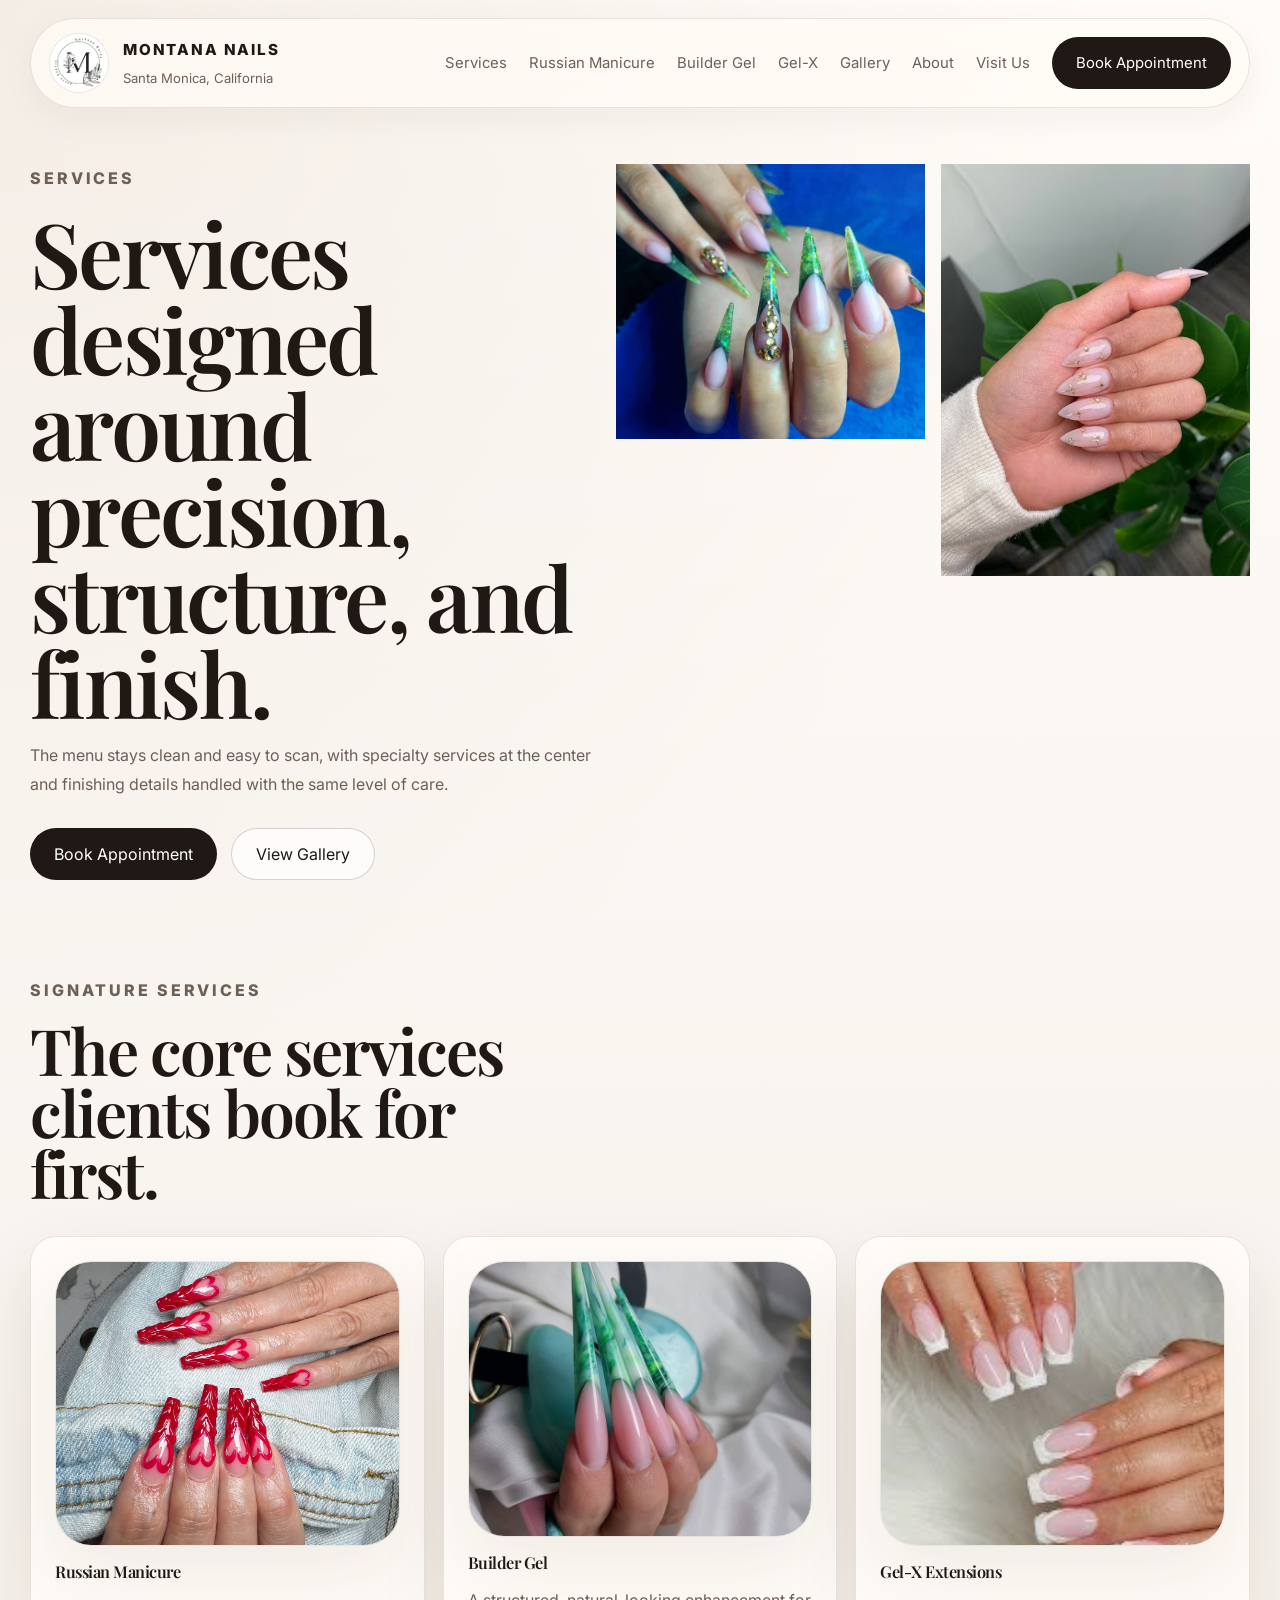
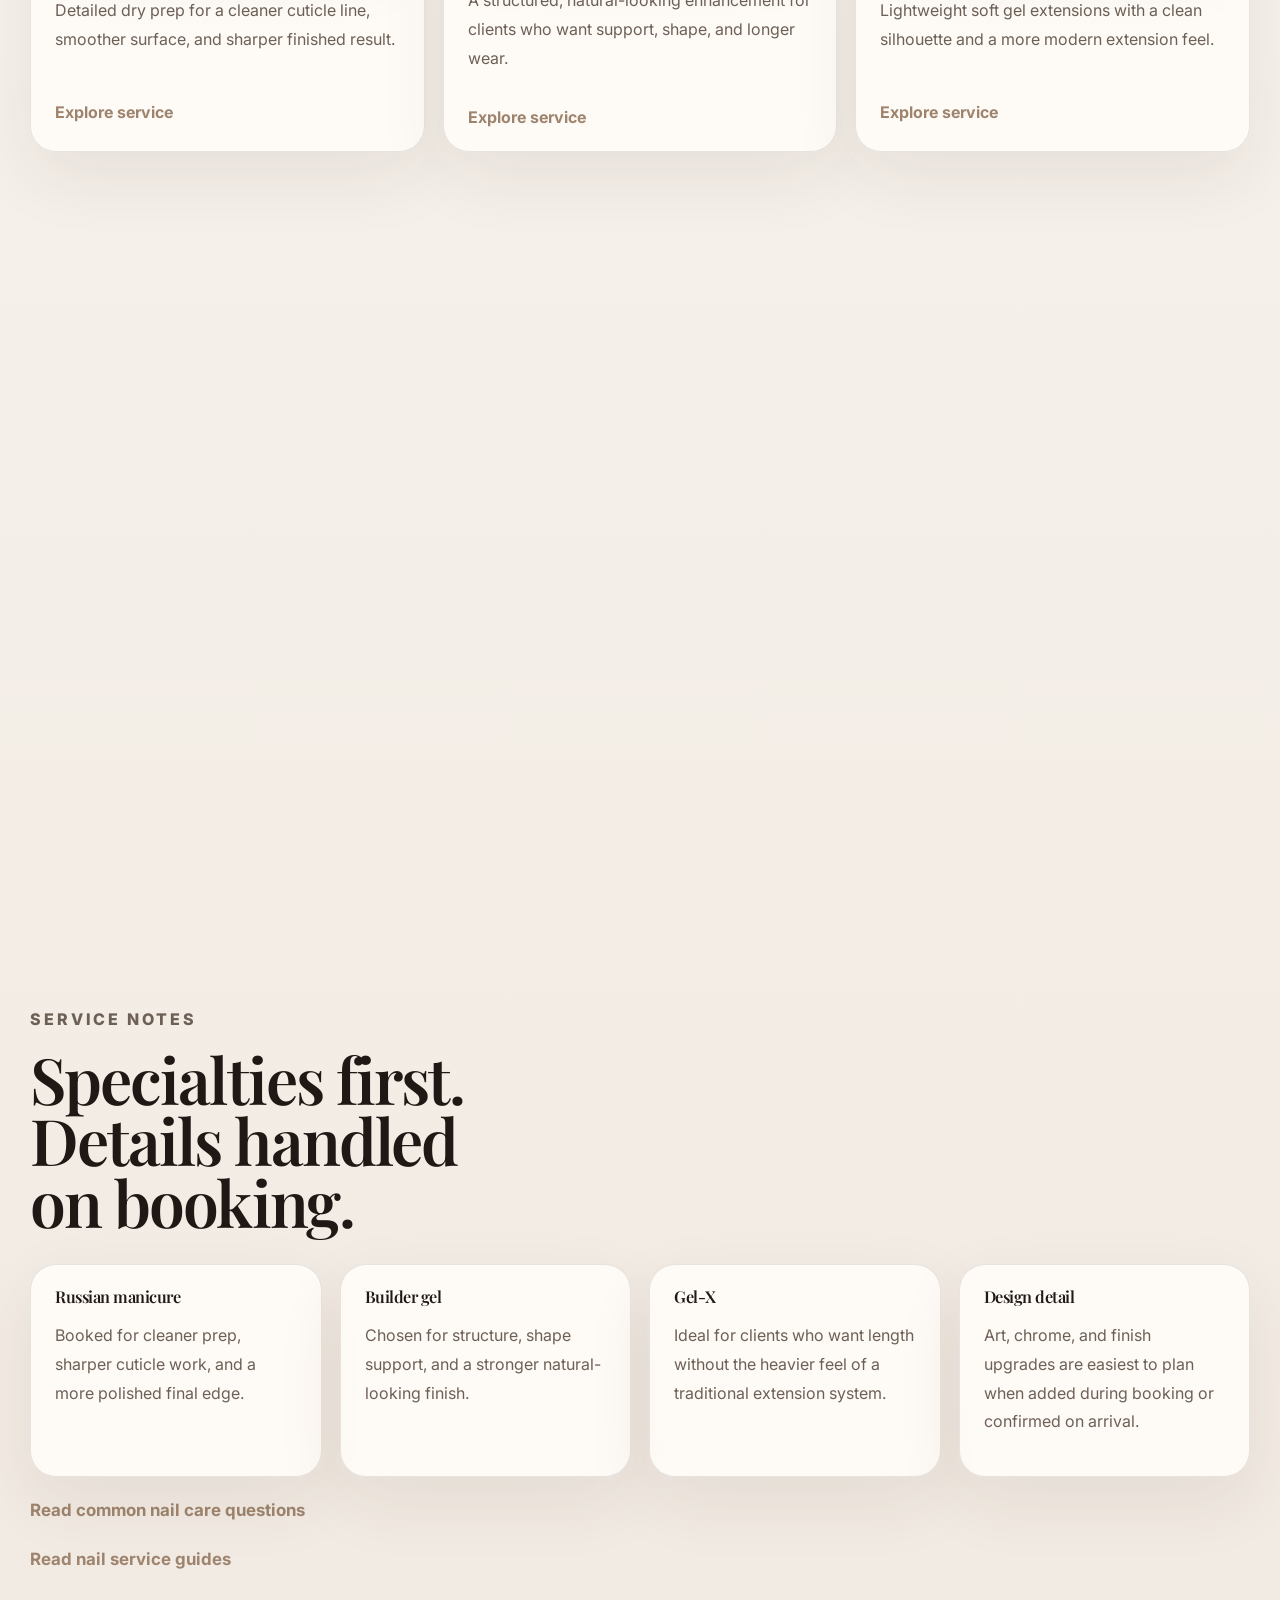
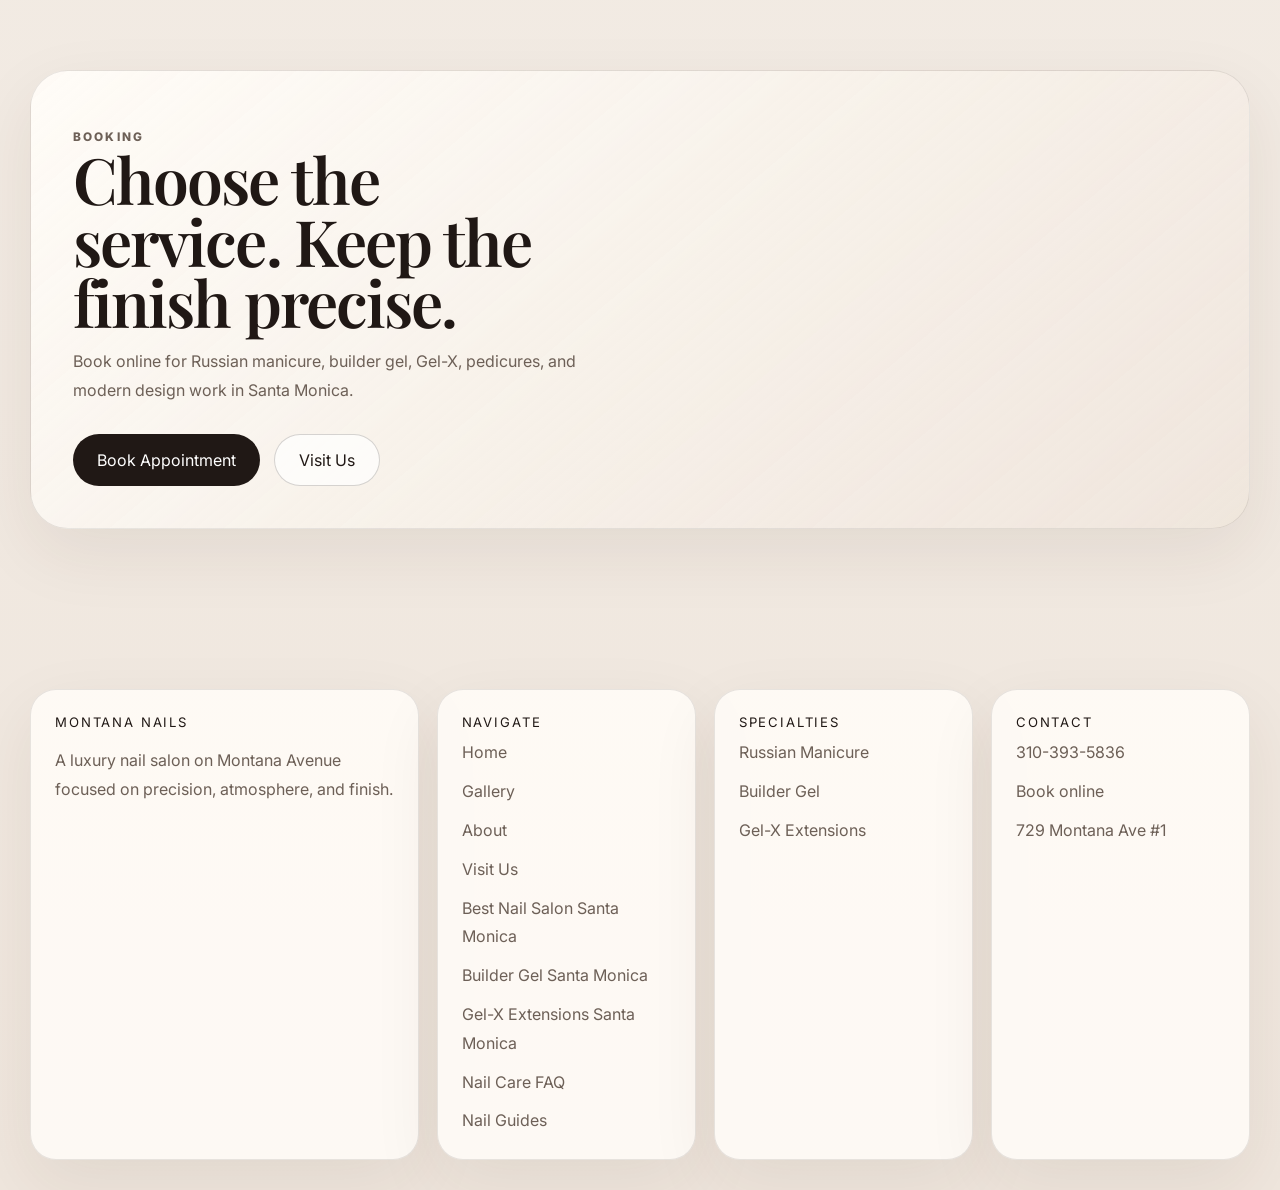
<file: services.html>
<!DOCTYPE html>
<html lang="en">
  <head>
    <meta charset="UTF-8" />
    <meta name="viewport" content="width=device-width, initial-scale=1.0" />
    <title>Services | Montana Nails Santa Monica</title>
    <meta
      name="description"
      content="Explore manicure, builder gel, Gel-X, pedicure, and nail art services at Montana Nails, a luxury nail salon on Montana Avenue in Santa Monica."
    />
    <link rel="canonical" href="https://montananailssantamonica.com/services.html" />
    <meta property="og:title" content="Services | Montana Nails Santa Monica" />
    <meta
      property="og:description"
      content="A refined service menu built around Russian manicure, builder gel, Gel-X, luxury pedicures, and modern nail design."
    />
    <meta property="og:type" content="website" />
    <meta property="og:image" content="https://montananailssantamonica.com/images/hero/salon-blue-set.png" />
    <meta name="theme-color" content="#f7f3ed" />
    <script type="application/ld+json">
      {
        "@context": "https://schema.org",
        "@type": "NailSalon",
        "name": "Montana Nails",
        "url": "https://montananailssantamonica.com/services.html",
        "telephone": "+13103935836",
        "address": {
          "@type": "PostalAddress",
          "streetAddress": "729 Montana Ave #1",
          "addressLocality": "Santa Monica",
          "addressRegion": "CA",
          "postalCode": "90403",
          "addressCountry": "US"
        }
      }
    </script>
    <link rel="stylesheet" href="styles.css" />
  </head>
  <body>
    <header class="site-header">
      <a class="brand" href="index.html" aria-label="Montana Nails home">
        <span class="brand-mark"><img src="images/logo/logo.png" alt="Montana Nails logo" /></span>
        <span class="brand-copy"><strong>Montana Nails</strong><span>Santa Monica, California</span></span>
      </a>
      <button class="nav-toggle" type="button" aria-expanded="false" aria-label="Toggle navigation">
        <span></span>
        <span></span>
      </button>
      <nav class="site-nav">
        <a href="services.html">Services</a>
        <a href="russian-manicure.html">Russian Manicure</a>
        <a href="builder-gel.html">Builder Gel</a>
        <a href="gel-x.html">Gel-X</a>
        <a href="gallery.html">Gallery</a>
        <a href="about.html">About</a>
        <a href="contact.html">Visit Us</a>
        <a class="nav-cta" href="https://booking.gocheckin.net/v2/4154" target="_blank" rel="noreferrer">Book Appointment</a>
      </nav>
    </header>

    <main class="page-main">
      <section class="page-hero">
        <div class="page-intro">
          <p class="eyebrow">Services</p>
          <h1>Services designed around precision, structure, and finish.</h1>
          <p>
            The menu stays clean and easy to scan, with specialty services at
            the center and finishing details handled with the same level of
            care.
          </p>
          <div class="hero-actions">
            <a class="button button-primary" href="https://booking.gocheckin.net/v2/4154" target="_blank" rel="noreferrer">Book Appointment</a>
            <a class="button button-secondary" href="gallery.html">View Gallery</a>
          </div>
        </div>
        <div class="page-image-grid">
          <article class="image-card">
            <img src="images/gallery/att.0TJjiKFmVLPqWeB7VDtx_GjETWx4ypVN3lZpLlzfZsM.JPG" alt="Emerald crystal manicure by Montana Nails" />
          </article>
          <article class="image-card">
            <img src="images/gallery/soft-nude-almond.jpg" alt="Soft nude almond manicure" />
          </article>
        </div>
      </section>

      <section class="section">
        <div class="section-heading">
          <p class="eyebrow">Signature Services</p>
          <h2>The core services clients book for first.</h2>
        </div>
        <div class="service-grid">
          <article class="service-card">
            <div class="service-image">
              <img src="images/gallery/red-heart-set.jpeg" alt="Red editorial manicure for Russian manicure service" />
            </div>
            <div>
              <h3>Russian Manicure</h3>
              <p class="service-copy">Detailed dry prep for a cleaner cuticle line, smoother surface, and sharper finished result.</p>
            </div>
            <a class="button-link" href="russian-manicure.html">Explore service</a>
          </article>
          <article class="service-card">
            <div class="service-image">
              <img src="images/gallery/att.gc1R3t4NPXoWXRYWJJNKYOQTlqfw0riuPXjNBomCXZU.JPG" alt="Builder gel manicure with green marble finish" />
            </div>
            <div>
              <h3>Builder Gel</h3>
              <p class="service-copy">A structured, natural-looking enhancement for clients who want support, shape, and longer wear.</p>
            </div>
            <a class="button-link" href="builder-gel-santa-monica.html">Explore service</a>
          </article>
          <article class="service-card">
            <div class="service-image">
              <img src="images/gallery/french-pink.jpg" alt="Pink Gel-X extension set" />
            </div>
            <div>
              <h3>Gel-X Extensions</h3>
              <p class="service-copy">Lightweight soft gel extensions with a clean silhouette and a more modern extension feel.</p>
            </div>
            <a class="button-link" href="gel-x-extensions-santa-monica.html">Explore service</a>
          </article>
        </div>
      </section>

      <section class="section service-layout">
        <div class="section-heading">
          <p class="eyebrow">Menu</p>
          <h2>A refined service menu, grouped with intention.</h2>
          <p>
            Pricing is presented clearly, without turning the page into a wall
            of equal-weight items.
          </p>
        </div>
        <div class="detail-grid">
          <article class="menu-card">
            <p class="eyebrow">Manicures</p>
            <h3>Clean prep, precise finish.</h3>
            <div class="menu-list">
              <div class="menu-item"><strong>Classic Manicure</strong><span>$35</span></div>
              <div class="menu-item"><strong>Gel Polish Manicure</strong><span>$55</span></div>
              <div class="menu-item"><strong>Polish Change</strong><span>$20</span></div>
              <div class="menu-item"><strong>French Tip Add-On</strong><span>$20</span></div>
            </div>
          </article>
          <article class="menu-card">
            <p class="eyebrow">Builder / Gel</p>
            <h3>Structure and support.</h3>
            <div class="menu-list">
              <div class="menu-item"><strong>IBD Hard Gel Full Set</strong><span>$90</span></div>
              <div class="menu-item"><strong>ORLY Builder Gel Full Set</strong><span>$90</span></div>
              <div class="menu-item"><strong>Apres Gel-X Full Set</strong><span>$90</span></div>
              <div class="menu-item"><strong>Dipping Powder</strong><span>$65</span></div>
            </div>
          </article>
          <article class="menu-card">
            <p class="eyebrow">Pedicures</p>
            <h3>Longer, slower finishing work.</h3>
            <div class="menu-list">
              <div class="menu-item"><strong>Classic Pedicure</strong><span>$45</span></div>
              <div class="menu-item"><strong>Seaside Detox Delight</strong><span>$100</span></div>
              <div class="menu-item"><strong>Sea Renewal Collagen Boost</strong><span>$110</span></div>
              <div class="menu-item"><strong>Callus Removal</strong><span>$15</span></div>
            </div>
          </article>
          <article class="menu-card">
            <p class="eyebrow">Details</p>
            <h3>Modern finishing touches.</h3>
            <div class="menu-list">
              <div class="menu-item"><strong>Nail Art</strong><span>$5 / nail</span></div>
              <div class="menu-item"><strong>Chrome Finish</strong><span>$20</span></div>
              <div class="menu-item"><strong>Paraffin Upgrade</strong><span>$15</span></div>
              <div class="menu-item"><strong>Gel Removal</strong><span>$20</span></div>
            </div>
          </article>
        </div>
      </section>

      <section class="section">
        <div class="section-heading">
          <p class="eyebrow">Service Notes</p>
          <h2>Specialties first. Details handled on booking.</h2>
        </div>
        <div class="trust-grid">
          <article class="trust-card">
            <h3>Russian manicure</h3>
            <p>Booked for cleaner prep, sharper cuticle work, and a more polished final edge.</p>
          </article>
          <article class="trust-card">
            <h3>Builder gel</h3>
            <p>Chosen for structure, shape support, and a stronger natural-looking finish.</p>
          </article>
          <article class="trust-card">
            <h3>Gel-X</h3>
            <p>Ideal for clients who want length without the heavier feel of a traditional extension system.</p>
          </article>
          <article class="trust-card">
            <h3>Design detail</h3>
            <p>Art, chrome, and finish upgrades are easiest to plan when added during booking or confirmed on arrival.</p>
          </article>
        </div>
        <p class="hero-subtext">
          <a class="button-link" href="nail-care-faq.html">Read common nail care questions</a>
        </p>
        <p class="hero-subtext">
          <a class="button-link" href="nail-guides.html">Read nail service guides</a>
        </p>
      </section>

      <section class="section">
        <div class="final-cta">
          <p class="eyebrow">Booking</p>
          <h2>Choose the service. Keep the finish precise.</h2>
          <p>Book online for Russian manicure, builder gel, Gel-X, pedicures, and modern design work in Santa Monica.</p>
          <div class="hero-actions">
            <a class="button button-primary" href="https://booking.gocheckin.net/v2/4154" target="_blank" rel="noreferrer">Book Appointment</a>
            <a class="button button-secondary" href="contact.html">Visit Us</a>
          </div>
        </div>
      </section>
    </main>

    <footer class="site-footer">
      <div class="site-footer-inner">
        <div class="footer-grid">
          <article class="footer-card">
            <div class="footer-title">Montana Nails</div>
            <p class="footer-meta">A luxury nail salon on Montana Avenue focused on precision, atmosphere, and finish.</p>
          </article>
          <article class="footer-card">
            <div class="footer-title">Navigate</div>
            <ul>
              <li><a href="index.html">Home</a></li>
              <li><a href="gallery.html">Gallery</a></li>
              <li><a href="about.html">About</a></li>
              <li><a href="contact.html">Visit Us</a></li>
              <li><a href="best-nail-salon-santa-monica.html">Best Nail Salon Santa Monica</a></li>
              <li><a href="builder-gel-santa-monica.html">Builder Gel Santa Monica</a></li>
              <li><a href="gel-x-extensions-santa-monica.html">Gel-X Extensions Santa Monica</a></li>
              <li><a href="nail-care-faq.html">Nail Care FAQ</a></li>
              <li><a href="nail-guides.html">Nail Guides</a></li>
            </ul>
          </article>
          <article class="footer-card">
            <div class="footer-title">Specialties</div>
            <ul>
              <li><a href="russian-manicure.html">Russian Manicure</a></li>
              <li><a href="builder-gel.html">Builder Gel</a></li>
              <li><a href="gel-x.html">Gel-X Extensions</a></li>
            </ul>
          </article>
          <article class="footer-card">
            <div class="footer-title">Contact</div>
            <ul>
              <li><a href="tel:3103935836">310-393-5836</a></li>
              <li><a href="https://booking.gocheckin.net/v2/4154" target="_blank" rel="noreferrer">Book online</a></li>
              <li>729 Montana Ave #1</li>
            </ul>
          </article>
        </div>
      </div>
    </footer>
    <script src="script.js"></script>
  </body>
</html>
</file>
<file: styles.css>
@import url("https://fonts.googleapis.com/css2?family=Inter:wght@400;500;600;700;800&family=Playfair+Display:wght@500;600;700&display=swap");

:root {
  --bg: #f5f0ea;
  --bg-soft: #fbf8f4;
  --surface: rgba(255, 252, 247, 0.88);
  --surface-solid: #fffdfa;
  --text: #201815;
  --muted: #6d6057;
  --line: rgba(32, 24, 21, 0.1);
  --line-strong: rgba(32, 24, 21, 0.18);
  --accent: #9e846e;
  --accent-soft: #d8c8b9;
  --shadow: 0 24px 68px rgba(59, 40, 29, 0.08);
  --radius-xl: 36px;
  --radius-lg: 26px;
  --radius-md: 18px;
  --container: min(1220px, calc(100% - 32px));
}

* {
  box-sizing: border-box;
}

html {
  scroll-behavior: smooth;
}

body {
  margin: 0;
  font-family: "Inter", sans-serif;
  color: var(--text);
  background:
    radial-gradient(circle at top left, rgba(216, 200, 185, 0.28), transparent 24%),
    linear-gradient(180deg, #fffcf8 0%, var(--bg) 40%, #efe6dd 100%);
}

body.nav-open,
body.lightbox-open {
  overflow: hidden;
}

a {
  color: inherit;
  text-decoration: none;
}

img {
  max-width: 100%;
}

button,
input,
textarea {
  font: inherit;
}

.site-header {
  position: sticky;
  top: 14px;
  z-index: 60;
  display: flex;
  align-items: center;
  justify-content: space-between;
  gap: 18px;
  width: var(--container);
  margin: 18px auto 0;
  padding: 14px 18px;
  border: 1px solid var(--line);
  border-radius: 999px;
  background: rgba(255, 250, 244, 0.82);
  backdrop-filter: blur(18px);
  box-shadow: 0 10px 34px rgba(48, 31, 23, 0.05);
}

.page-main,
.site-footer-inner {
  width: var(--container);
  margin: 0 auto;
}

.page-main {
  padding-bottom: 72px;
}

.brand {
  display: inline-flex;
  align-items: center;
  gap: 14px;
}

.brand-mark {
  width: 60px;
  height: 60px;
  overflow: hidden;
  border-radius: 50%;
  background: #fff;
  border: 1px solid var(--line);
  flex: 0 0 auto;
}

.brand-mark img {
  width: 100%;
  height: 100%;
  object-fit: cover;
  display: block;
}

.brand-copy {
  display: flex;
  flex-direction: column;
  gap: 4px;
}

.brand-copy strong {
  font-size: 0.95rem;
  font-weight: 800;
  letter-spacing: 0.12em;
  text-transform: uppercase;
}

.brand-copy span {
  color: var(--muted);
  font-size: 0.82rem;
}

.site-nav {
  display: flex;
  align-items: center;
  gap: 22px;
  font-size: 0.93rem;
}

.site-nav a {
  color: var(--muted);
  transition: color 180ms ease, transform 180ms ease;
}

.site-nav a:hover {
  color: var(--text);
  transform: translateY(-1px);
}

.site-nav a.nav-cta,
.site-nav a.nav-cta:hover {
  color: #fff;
}

.nav-toggle {
  display: none;
  width: 48px;
  height: 48px;
  border: 0;
  border-radius: 50%;
  background: transparent;
  padding: 0;
}

.nav-toggle span {
  display: block;
  width: 20px;
  height: 2px;
  margin: 5px auto;
  background: var(--text);
}

.button,
.nav-cta {
  display: inline-flex;
  align-items: center;
  justify-content: center;
  min-height: 52px;
  padding: 0 24px;
  border-radius: 999px;
  transition: transform 180ms ease, background-color 180ms ease,
    color 180ms ease, border-color 180ms ease;
}

.button:hover,
.nav-cta:hover {
  transform: translateY(-1px);
}

.button-primary,
.nav-cta {
  background: var(--text);
  color: #fff;
}

.button-secondary {
  background: rgba(255, 255, 255, 0.7);
  border: 1px solid var(--line-strong);
  color: var(--text);
}

.button-link {
  display: inline-flex;
  align-items: center;
  gap: 8px;
  color: var(--accent);
  font-weight: 700;
}

.eyebrow {
  margin: 0 0 16px;
  color: var(--accent);
  font-size: 0.74rem;
  font-weight: 800;
  letter-spacing: 0.18em;
  text-transform: uppercase;
}

h1,
h2,
h3 {
  margin: 0;
  font-family: "Playfair Display", serif;
  font-weight: 600;
  line-height: 0.96;
  letter-spacing: -0.03em;
}

h1 {
  font-size: clamp(3.1rem, 7vw, 6rem);
  max-width: 10ch;
}

h2 {
  font-size: clamp(2.35rem, 5vw, 4rem);
  max-width: 12ch;
}

p,
li,
span {
  line-height: 1.8;
}

.hero {
  display: grid;
  grid-template-columns: 0.92fr 1.08fr;
  gap: 30px;
  align-items: center;
  padding: 56px 0 12px;
}

.hero-copy p,
.section-heading p,
.page-intro p,
.service-copy,
.trust-card p,
.experience-card p,
.testimonial-card p,
.faq-card p,
.contact-card p,
.footer-meta {
  color: var(--muted);
  font-size: 1rem;
}

.hero-subtext {
  margin: 18px 0 0;
  max-width: 46ch;
  font-size: 1.06rem;
}

.hero-actions {
  display: flex;
  flex-wrap: wrap;
  gap: 14px;
  margin-top: 30px;
}

.hero-media {
  position: relative;
}

.hero-feature,
.hero-secondary,
.gallery-tile,
.lookbook-thumb,
.service-image,
.page-image {
  overflow: hidden;
  border-radius: var(--radius-xl);
  border: 1px solid var(--line);
  background: var(--surface);
  box-shadow: var(--shadow);
}

.hero-feature {
  min-height: 720px;
}

.hero-feature img,
.hero-secondary img,
.gallery-tile img,
.lookbook-thumb img,
.service-image img,
.page-image img {
  display: block;
  width: 100%;
  height: 100%;
  object-fit: cover;
}

.hero-stack {
  position: absolute;
  right: 18px;
  bottom: 18px;
  width: 36%;
  display: grid;
  gap: 16px;
}

.hero-secondary {
  min-height: 220px;
}

.hero-note {
  position: absolute;
  left: 18px;
  bottom: 18px;
  max-width: 300px;
  padding: 16px 18px;
  border-radius: 18px;
  background: rgba(255, 252, 247, 0.9);
  border: 1px solid rgba(255, 255, 255, 0.54);
  backdrop-filter: blur(10px);
}

.hero-note strong {
  display: block;
  margin-bottom: 6px;
  font-size: 0.82rem;
  letter-spacing: 0.14em;
  text-transform: uppercase;
}

.hero-note p {
  margin: 0;
  color: var(--muted);
}

.section {
  padding: 96px 0 0;
}

.section-heading {
  display: grid;
  gap: 14px;
  margin-bottom: 32px;
}

.section-heading p {
  max-width: 62ch;
  margin: 0;
}

.service-grid,
.trust-grid,
.experience-grid,
.testimonial-grid,
.faq-grid,
.gallery-grid,
.lookbook-grid,
.detail-grid,
.footer-grid {
  display: grid;
  gap: 18px;
}

.service-grid {
  grid-template-columns: repeat(3, minmax(0, 1fr));
}

.service-card,
.trust-card,
.experience-card,
.testimonial-card,
.faq-card,
.contact-card,
.detail-card,
.footer-card,
.menu-card {
  padding: 24px;
  border-radius: var(--radius-lg);
  border: 1px solid var(--line);
  background: var(--surface);
  box-shadow: var(--shadow);
}

.service-card {
  display: grid;
  gap: 18px;
}

.service-image img {
  aspect-ratio: 5 / 4;
  transition: transform 300ms ease;
}

.service-card:hover .service-image img {
  transform: scale(1.03);
}

.service-card h3,
.trust-card h3,
.experience-card h3,
.testimonial-card h3,
.faq-card h3,
.contact-card h3,
.detail-card h3,
.menu-card h3 {
  margin-bottom: 10px;
  font-size: 1.02rem;
}

.trust-grid {
  grid-template-columns: repeat(4, minmax(0, 1fr));
}

.experience-grid {
  grid-template-columns: repeat(4, minmax(0, 1fr));
}

.icon-pill {
  display: inline-flex;
  width: 42px;
  height: 42px;
  margin-bottom: 16px;
  align-items: center;
  justify-content: center;
  border-radius: 50%;
  border: 1px solid var(--line);
  color: var(--accent);
  font-weight: 700;
}

.gallery-grid {
  grid-template-columns: 1.18fr 0.82fr 0.82fr;
}

.gallery-tile {
  position: relative;
  min-height: 320px;
}

.gallery-tile.tall {
  min-height: 700px;
}

.gallery-tile img {
  transition: transform 320ms ease, opacity 320ms ease;
}

.gallery-tile:hover img {
  transform: scale(1.04);
  opacity: 0.92;
}

.gallery-overlay {
  position: absolute;
  right: 16px;
  bottom: 16px;
  left: 16px;
  padding: 16px 18px;
  border-radius: 18px;
  background: linear-gradient(180deg, rgba(18, 12, 10, 0.1), rgba(18, 12, 10, 0.78));
  color: #fff;
}

.gallery-overlay strong,
.footer-title {
  display: block;
  margin-bottom: 8px;
  font-size: 0.82rem;
  letter-spacing: 0.14em;
  text-transform: uppercase;
}

.gallery-overlay p {
  margin: 0;
  color: rgba(255, 255, 255, 0.9);
}

.lookbook-grid {
  grid-template-columns: repeat(6, minmax(0, 1fr));
  margin-top: 18px;
}

.lookbook-thumb img {
  aspect-ratio: 4 / 5;
  transition: transform 320ms ease, opacity 320ms ease;
}

.lookbook-thumb:hover img {
  transform: scale(1.05);
  opacity: 0.92;
}

.detail-grid,
.pricing-grid,
.faq-grid,
.contact-grid {
  grid-template-columns: repeat(2, minmax(0, 1fr));
}

.page-hero,
.service-layout,
.location-layout {
  display: grid;
  grid-template-columns: 0.94fr 1.06fr;
  gap: 24px;
  align-items: start;
  padding-top: 56px;
}

.page-intro p {
  max-width: 60ch;
}

.page-image-grid {
  display: grid;
  grid-template-columns: repeat(2, minmax(0, 1fr));
  gap: 16px;
}

.page-image {
  min-height: 360px;
}

.menu-list {
  display: grid;
  gap: 14px;
  margin-top: 16px;
}

.menu-item {
  display: flex;
  justify-content: space-between;
  gap: 16px;
  padding-bottom: 14px;
  border-bottom: 1px solid var(--line);
}

.menu-item strong {
  font-size: 1rem;
}

.menu-item span {
  color: var(--muted);
}

.policy-list {
  display: grid;
  gap: 14px;
  padding: 0;
  margin: 18px 0 0;
  list-style: none;
}

.policy-list li {
  position: relative;
  padding-left: 18px;
  color: var(--muted);
}

.policy-list li::before {
  content: "";
  position: absolute;
  top: 12px;
  left: 0;
  width: 7px;
  height: 7px;
  border-radius: 50%;
  background: var(--accent);
}

.contact-list {
  display: grid;
  gap: 10px;
  margin-top: 4px;
  color: var(--muted);
}

.hours-list {
  display: grid;
  gap: 8px;
}

.hours-row {
  display: flex;
  justify-content: space-between;
  gap: 12px;
  padding-bottom: 10px;
  border-bottom: 1px solid var(--line);
  color: var(--muted);
}

.map-frame {
  overflow: hidden;
  border-radius: var(--radius-xl);
  border: 1px solid var(--line);
  box-shadow: var(--shadow);
}

.map-frame iframe {
  display: block;
  width: 100%;
  height: 100%;
  min-height: 420px;
  border: 0;
}

.badge-row {
  display: flex;
  flex-wrap: wrap;
  gap: 12px;
  margin-top: 24px;
}

.badge {
  padding: 10px 14px;
  border-radius: 999px;
  border: 1px solid var(--line);
  background: rgba(255, 255, 255, 0.66);
  color: var(--muted);
  font-size: 0.9rem;
}

.final-cta {
  padding: 42px;
  border-radius: 38px;
  border: 1px solid var(--line);
  background:
    linear-gradient(140deg, rgba(255, 252, 247, 0.96), rgba(223, 208, 194, 0.48)),
    var(--surface);
  box-shadow: var(--shadow);
}

.final-cta p {
  max-width: 54ch;
  margin: 14px 0 0;
  color: var(--muted);
}

.site-footer {
  padding: 88px 0 30px;
}

.footer-grid {
  grid-template-columns: 1.2fr 0.8fr 0.8fr 0.8fr;
}

.footer-card ul {
  display: grid;
  gap: 10px;
  padding: 0;
  margin: 0;
  list-style: none;
}

.footer-card li,
.footer-card a {
  color: var(--muted);
}

.footer-bottom {
  display: flex;
  justify-content: space-between;
  gap: 18px;
  margin-top: 24px;
  color: var(--muted);
  font-size: 0.88rem;
}

.lightbox {
  position: fixed;
  inset: 0;
  display: none;
  place-items: center;
  padding: 24px;
  background: rgba(17, 12, 10, 0.88);
  z-index: 100;
}

.lightbox.is-open {
  display: grid;
}

.lightbox-dialog {
  position: relative;
  width: min(980px, 100%);
}

.lightbox-dialog img {
  display: block;
  width: 100%;
  max-height: 88vh;
  object-fit: contain;
  border-radius: 26px;
}

.lightbox-close {
  position: absolute;
  top: 14px;
  right: 14px;
  width: 44px;
  height: 44px;
  border: 0;
  border-radius: 50%;
  background: rgba(255, 255, 255, 0.94);
}

.reveal {
  opacity: 0;
  transform: translateY(22px);
  transition: opacity 520ms ease, transform 520ms ease;
}

.reveal.is-visible {
  opacity: 1;
  transform: translateY(0);
}

@media (max-width: 1100px) {
  .hero,
  .page-hero,
  .service-layout,
  .location-layout {
    grid-template-columns: 1fr;
  }

  .trust-grid,
  .experience-grid,
  .gallery-grid,
  .footer-grid {
    grid-template-columns: repeat(2, minmax(0, 1fr));
  }

  .lookbook-grid {
    grid-template-columns: repeat(3, minmax(0, 1fr));
  }

  .hero-feature {
    min-height: 560px;
  }
}

@media (max-width: 860px) {
  .nav-toggle {
    display: inline-block;
  }

  .site-nav {
    position: absolute;
    top: calc(100% + 10px);
    right: 0;
    left: 0;
    display: none;
    flex-direction: column;
    align-items: stretch;
    padding: 18px;
    border-radius: 28px;
    border: 1px solid var(--line);
    background: rgba(255, 251, 246, 0.98);
    box-shadow: var(--shadow);
  }

  .site-header.nav-open .site-nav {
    display: flex;
  }

  .service-grid,
  .trust-grid,
  .experience-grid,
  .testimonial-grid,
  .faq-grid,
  .gallery-grid,
  .lookbook-grid,
  .detail-grid,
  .pricing-grid,
  .footer-grid,
  .page-image-grid {
    grid-template-columns: 1fr;
  }

  .hero-stack {
    position: static;
    width: 100%;
    margin-top: 16px;
  }

  .hero-feature {
    min-height: 420px;
  }

  .hero-secondary {
    min-height: 240px;
  }
}

@media (max-width: 620px) {
  :root {
    --container: min(100% - 20px, 1220px);
  }

  .site-header {
    top: 10px;
    padding: 12px 14px;
  }

  .brand-mark {
    width: 54px;
    height: 54px;
  }

  .brand-copy span {
    display: none;
  }

  h1 {
    font-size: clamp(3rem, 14vw, 4.4rem);
    max-width: none;
  }

  h2 {
    font-size: clamp(2.3rem, 11vw, 3.2rem);
    max-width: none;
  }

  .hero-actions,
  .badge-row,
  .footer-bottom {
    flex-direction: column;
    align-items: flex-start;
  }

  .button,
  .nav-cta {
    width: 100%;
  }

  .final-cta {
    padding: 28px;
    border-radius: 28px;
  }
}

@media (prefers-reduced-motion: reduce) {
  html {
    scroll-behavior: auto;
  }

  .reveal,
  .gallery-tile img,
  .service-image img,
  .lookbook-thumb img,
  .button,
  .nav-cta {
    transition: none;
  }

  .reveal {
    opacity: 1;
    transform: none;
  }
}
</file>
